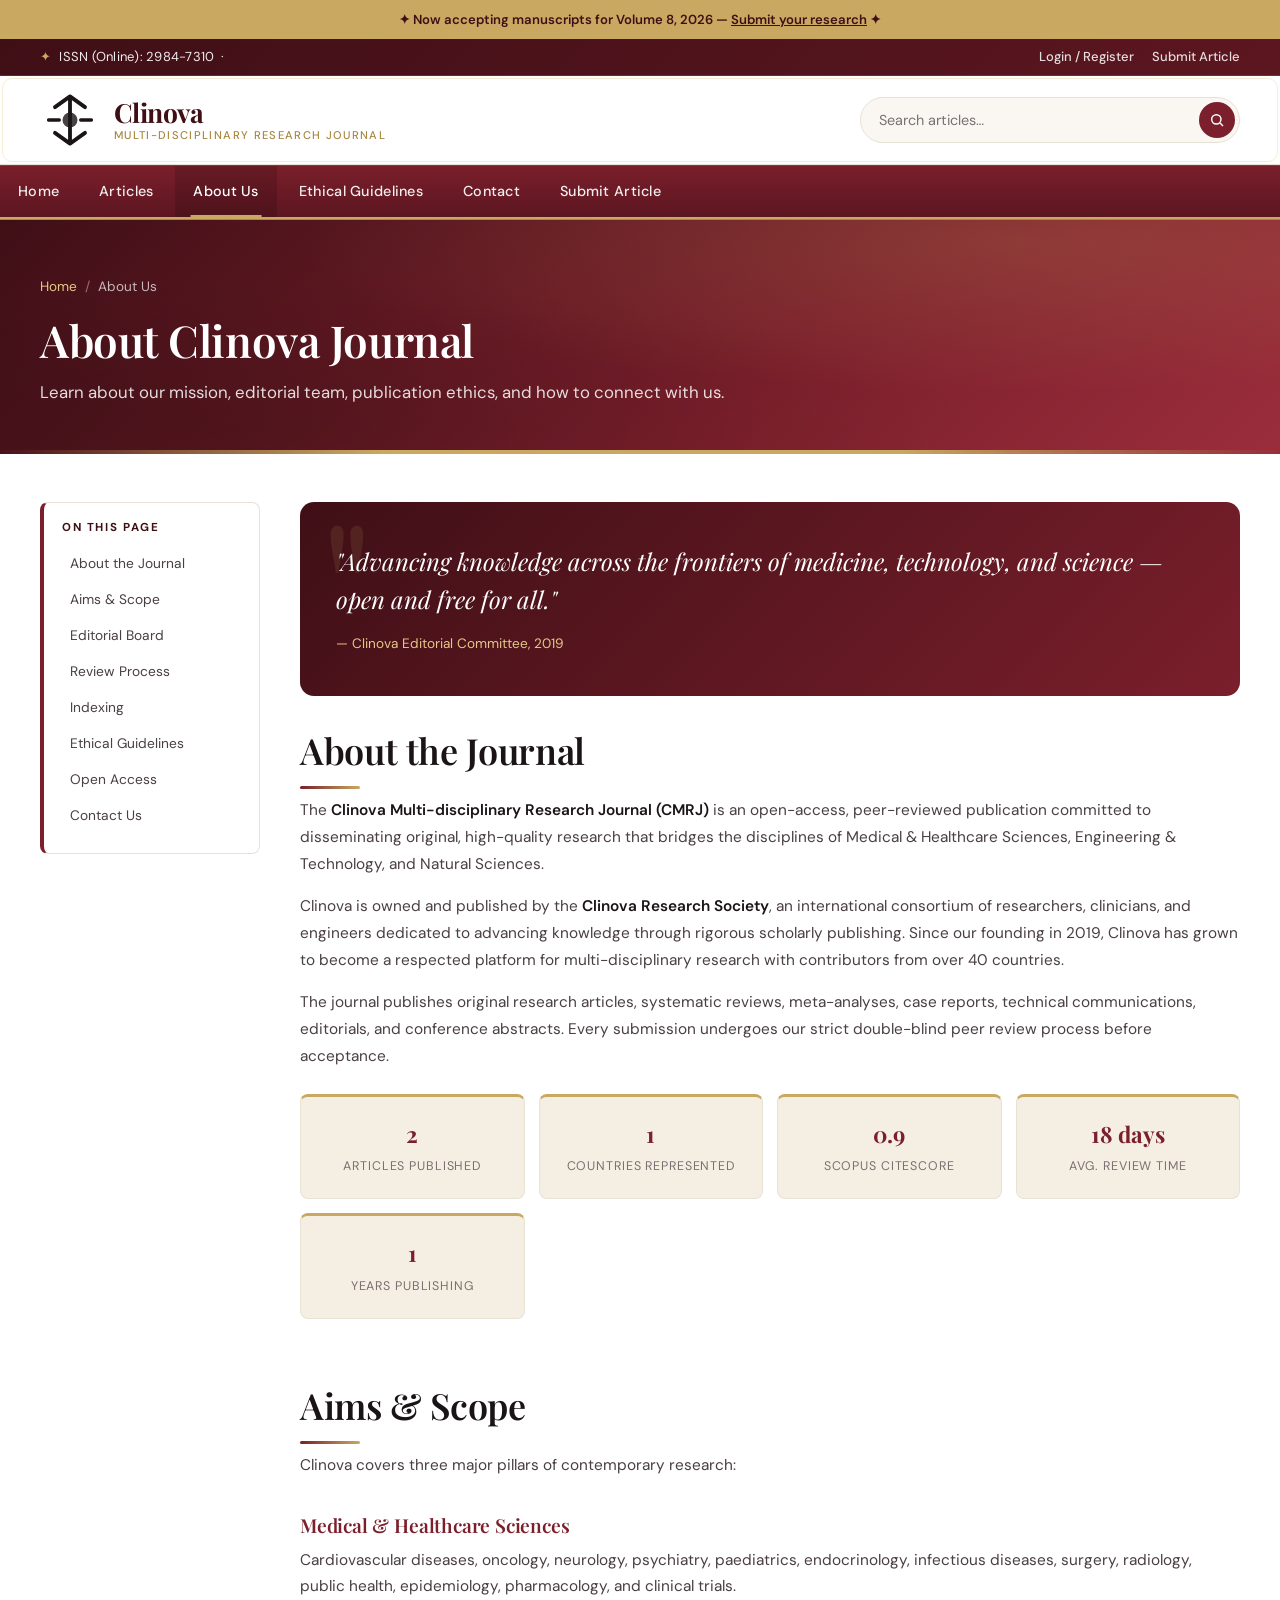
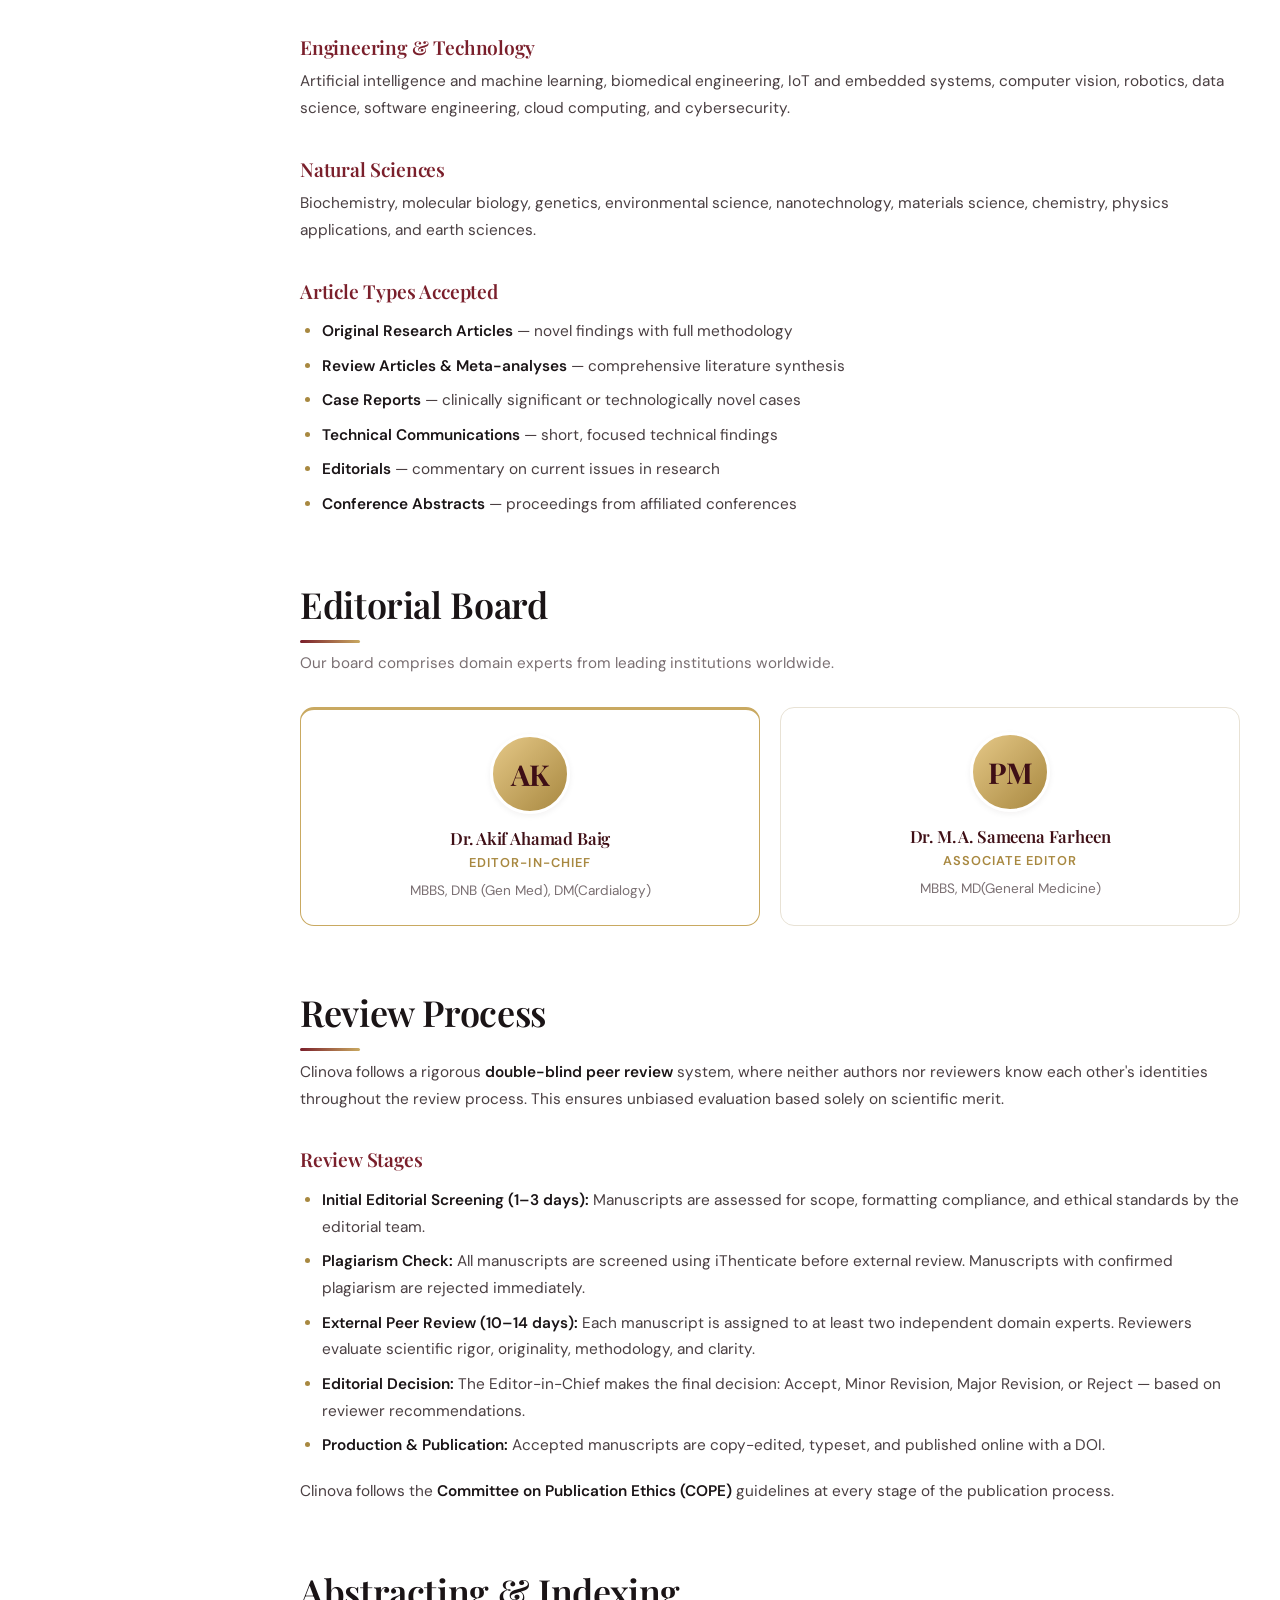
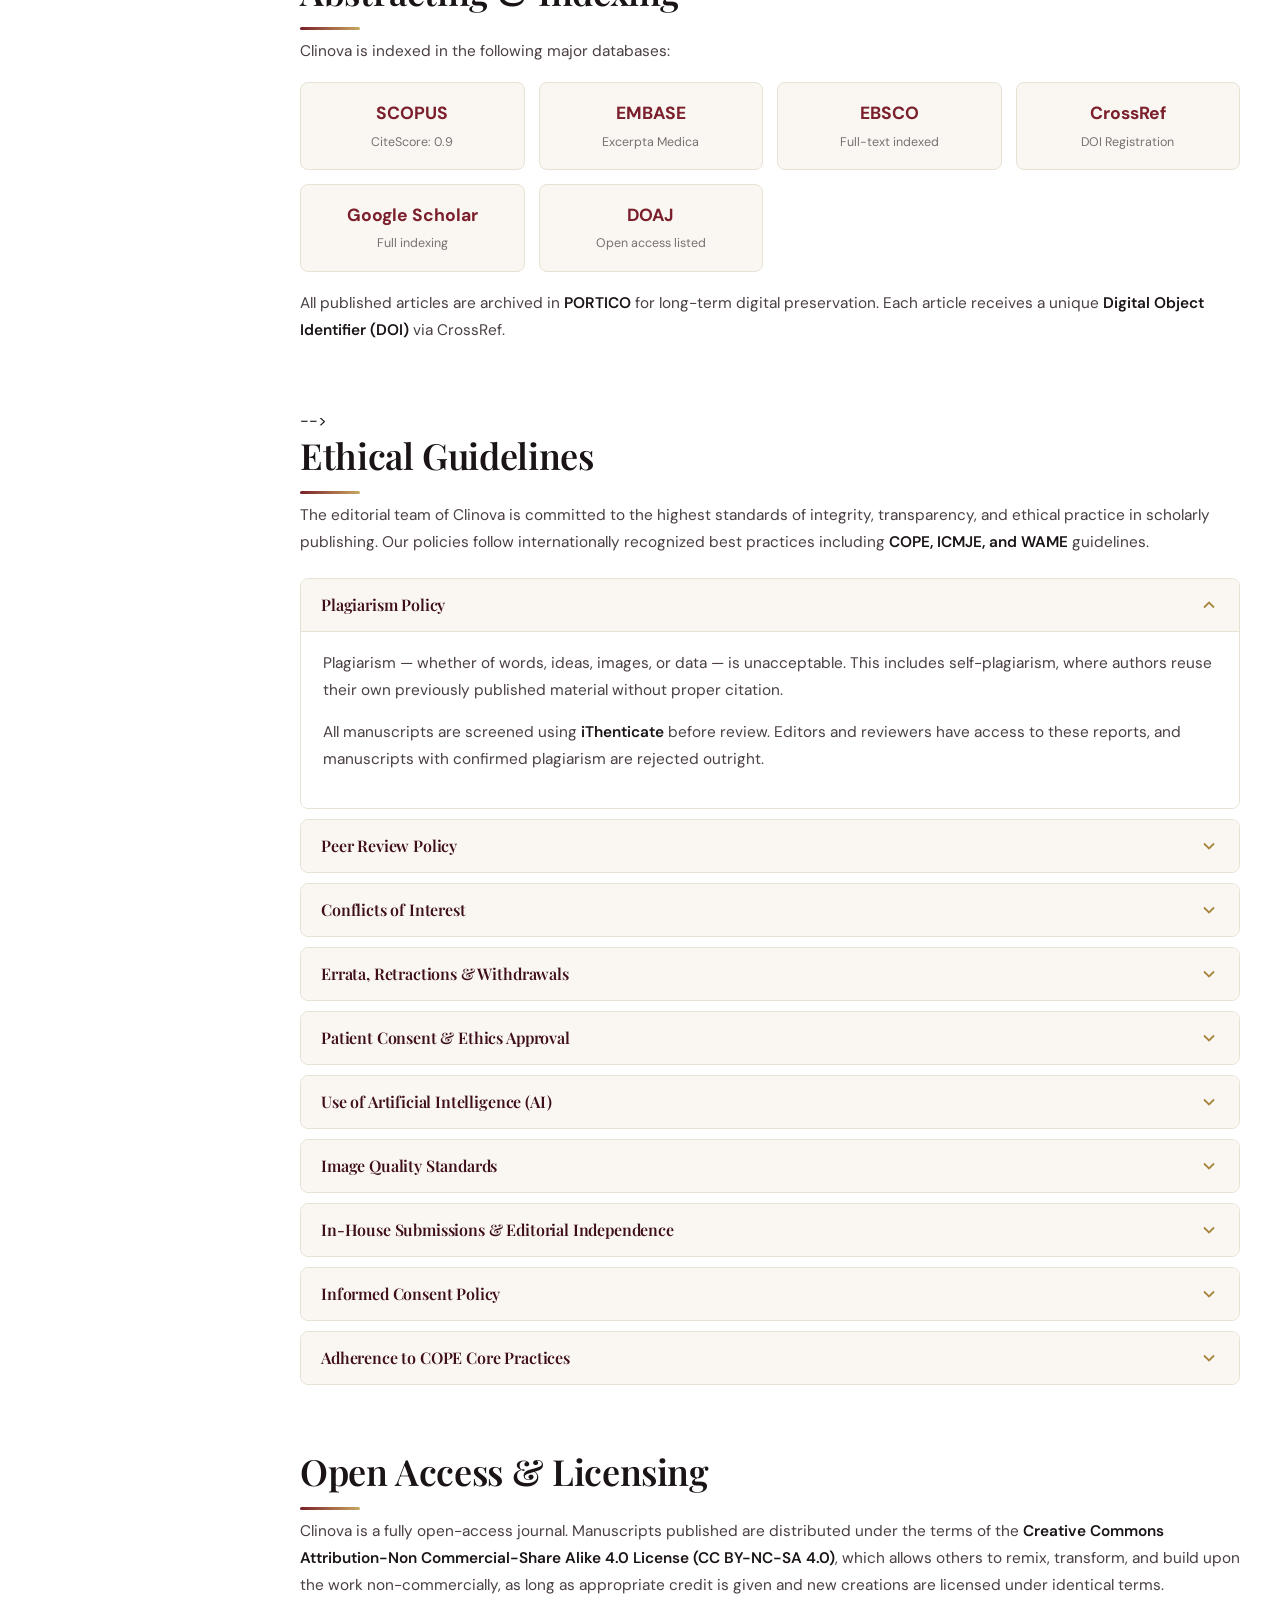
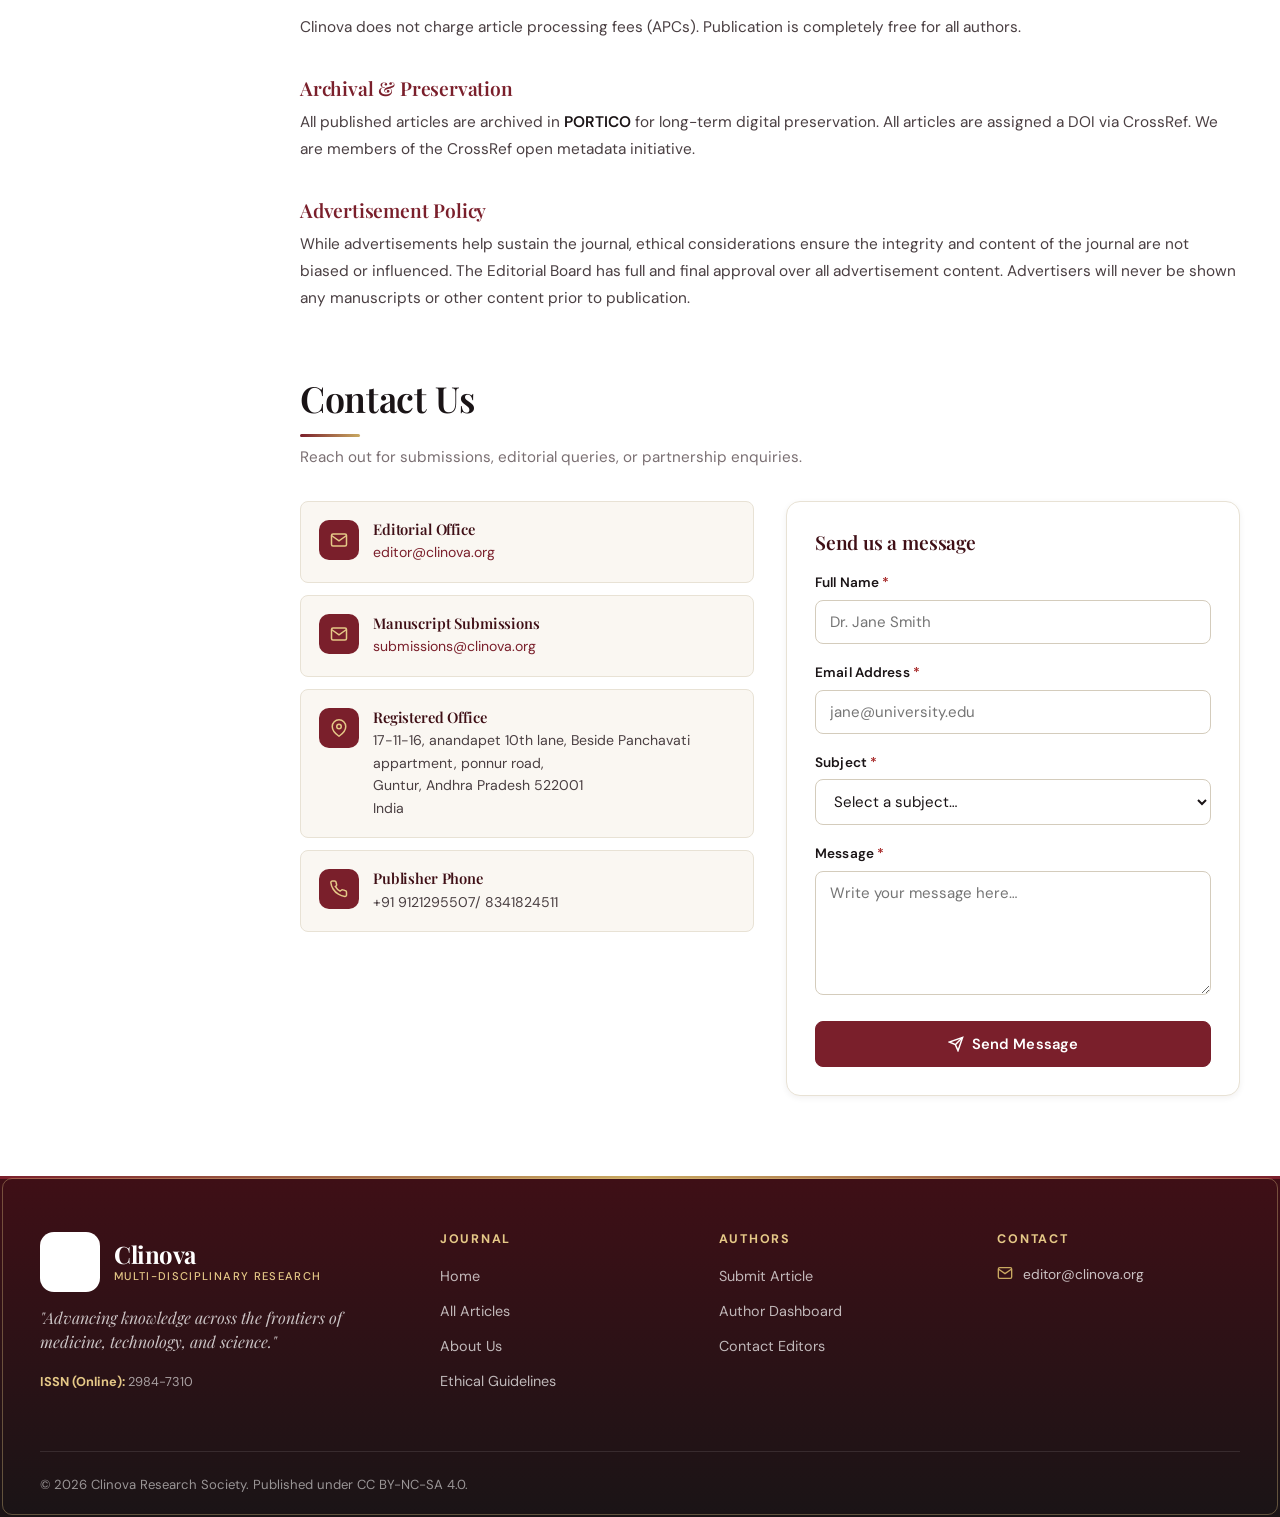
<file: about.html>
<!DOCTYPE html>
<html lang="en">
<head>
  <meta charset="UTF-8" />
  <meta name="viewport" content="width=device-width, initial-scale=1.0" />
  <title>About Us – Clinova Multi-disciplinary Research Journal</title>
  <link rel="preconnect" href="https://fonts.googleapis.com" />
  <link rel="preconnect" href="https://fonts.gstatic.com" crossorigin />
  <link href="https://fonts.googleapis.com/css2?family=Playfair+Display:ital,wght@0,500;0,600;0,700;1,400;1,600&family=Source+Serif+4:ital,opsz,wght@0,8..60,300;0,8..60,400;0,8..60,600;1,8..60,300;1,8..60,400&family=DM+Sans:ital,wght@0,300;0,400;0,500;0,600;1,400&display=swap" rel="stylesheet" />
  <link rel="stylesheet" href="css/styles.css" />
  <style>
    :root { --font-serif:'Playfair Display','Source Serif 4',Georgia,serif; --font-sans:'DM Sans',-apple-system,sans-serif; }
    .about-layout {
      display: grid;
      grid-template-columns: 220px 1fr;
      gap: 40px;
      padding: 48px 0 80px;
      align-items: start;
    }
    @media (max-width: 860px) { .about-layout { grid-template-columns: 1fr; } }
    .about-toc {
      position: sticky;
      top: 96px;
      background: var(--bg);
      border: 1px solid var(--border);
      border-left: 4px solid var(--primary);
      border-radius: var(--radius);
      padding: 18px;
    }
    @media (max-width: 860px) { .about-toc { position: static; } }
    .about-toc h4 {
      font-size: 0.72rem;
      text-transform: uppercase;
      letter-spacing: 0.14em;
      color: var(--primary-darker);
      margin: 0 0 12px;
      font-family: var(--font-sans);
      font-weight: 700;
    }
    .about-toc-list { list-style: none; padding: 0; margin: 0; }
    .about-toc-list li { margin-bottom: 4px; }
    .about-toc-list a {
      font-size: 0.86rem;
      color: var(--text-secondary);
      display: block;
      padding: 5px 8px;
      border-radius: var(--radius-sm);
      transition: all 0.15s;
    }
    .about-toc-list a:hover, .about-toc-list a.active {
      background: var(--primary-50);
      color: var(--primary);
    }
    .about-section {
      margin-bottom: 64px;
      scroll-margin-top: 100px;
    }
    .about-section:last-child { margin-bottom: 0; }
    /* Ethics accordion */
    .ethics-item {
      border: 1px solid var(--border);
      border-radius: var(--radius);
      margin-bottom: 10px;
      overflow: hidden;
    }
    .ethics-item-head {
      display: flex;
      align-items: center;
      justify-content: space-between;
      padding: 16px 20px;
      cursor: pointer;
      background: var(--bg-alt);
      transition: background 0.15s;
      user-select: none;
    }
    .ethics-item-head:hover { background: var(--primary-50); }
    .ethics-item-head h4 { margin: 0; font-size: 1rem; color: var(--primary-darker); }
    .ethics-chevron {
      width: 20px; height: 20px;
      color: var(--gold-dark);
      transition: transform 0.25s;
      flex-shrink: 0;
    }
    .ethics-item.open .ethics-chevron { transform: rotate(180deg); }
    .ethics-item-body {
      display: none;
      padding: 18px 22px 20px;
      border-top: 1px solid var(--border);
      background: var(--bg);
    }
    .ethics-item.open .ethics-item-body { display: block; }
    /* Contact form */
    .contact-grid {
      display: grid;
      grid-template-columns: 1fr 1fr;
      gap: 32px;
    }
    @media (max-width: 700px) { .contact-grid { grid-template-columns: 1fr; } }
    .contact-info-item {
      display: flex;
      gap: 14px;
      padding: 18px;
      background: var(--bg-alt);
      border: 1px solid var(--border);
      border-radius: var(--radius);
      margin-bottom: 12px;
    }
    .contact-info-icon {
      width: 40px; height: 40px;
      background: var(--primary);
      color: var(--gold-light);
      border-radius: 10px;
      display: grid;
      place-items: center;
      flex-shrink: 0;
    }
    .contact-info-icon svg { width: 18px; height: 18px; }
    .contact-info-text h5 { margin: 0 0 3px; font-size: .92rem; color: var(--primary-darker); }
    .contact-info-text p { margin: 0; font-size: .88rem; color: var(--text-secondary); }
    .contact-info-text a { color: var(--primary); }
    /* Mission banner */
    .mission-banner {
      background: linear-gradient(135deg, var(--primary-darker), var(--primary));
      color: white;
      border-radius: var(--radius-lg);
      padding: 40px 36px;
      position: relative;
      overflow: hidden;
      margin-bottom: 32px;
    }
    .mission-banner::before {
      content: '"';
      position: absolute;
      top: -10px; left: 20px;
      font-family: var(--font-serif);
      font-size: 180px;
      color: rgba(201,169,97,0.12);
      line-height: 1;
      pointer-events: none;
    }
    .mission-banner blockquote {
      font-family: var(--font-serif);
      font-size: clamp(1.1rem, 2.5vw, 1.5rem);
      font-style: italic;
      color: white;
      margin: 0 0 12px;
      position: relative;
      border: 0;
      padding: 0;
      background: transparent;
    }
    .mission-banner cite { font-size: .85rem; color: var(--gold-light); font-style: normal; }
    /* Awards strip */
    .awards-strip {
      display: grid;
      grid-template-columns: repeat(auto-fit, minmax(180px, 1fr));
      gap: 14px;
      margin-top: 24px;
    }
    .award-item {
      text-align: center;
      padding: 20px 14px;
      background: var(--bg-warm);
      border: 1px solid var(--border);
      border-radius: var(--radius);
      border-top: 3px solid var(--gold);
    }
    .award-item strong { display: block; font-family: var(--font-serif); font-size: 1.4rem; color: var(--primary); }
    .award-item span { font-size: .78rem; color: var(--text-muted); text-transform: uppercase; letter-spacing: .07em; }
  </style>
</head>
<body>

<div class="announce-bar" style="background:var(--gold);color:var(--primary-darker);text-align:center;padding:9px 20px;font-size:.82rem;font-weight:600;">
  ✦ Now accepting manuscripts for Volume 8, 2026 — <a href="dashboard.html" style="color:var(--primary-darker);text-decoration:underline;">Submit your research</a> ✦
</div>

<div class="top-bar">
  <div class="container">
    <div class="top-bar-inner">
      <div class="top-bar-text">ISSN (Online): 2984-7310 &nbsp;·&nbsp; </div>
      <div class="top-bar-actions">
        <a href="dashboard.html" class="top-bar-link">Login / Register</a>
        <a href="dashboard.html" class="top-bar-link">Submit Article</a>
      </div>
    </div>
  </div>
</div>

<header class="site-header">
  <div class="container">
    <div class="header-inner">
      <a href="index.html" class="brand">
        <div class="brand-logo"><svg viewBox="0 0 28 28" fill="none"><path d="M14 3L14 25M7 8L14 3L21 8M7 20L14 25L21 20" stroke="currentColor" stroke-width="1.8" stroke-linecap="round" stroke-linejoin="round"/><circle cx="14" cy="14" r="3.5" fill="currentColor" opacity=".8"/><path d="M4 14h5M19 14h5" stroke="currentColor" stroke-width="1.6" stroke-linecap="round"/></svg></div>
        <div class="brand-text"><span class="brand-title">Clinova</span><span class="brand-subtitle">Multi-disciplinary Research Journal</span></div>
      </a>
      <div class="header-search">
        <form class="search-form" onsubmit="handleSearch(event)">
          <input type="text" placeholder="Search articles…" autocomplete="off" />
          <button type="submit"><svg viewBox="0 0 24 24" fill="none" stroke="currentColor" stroke-width="2.2"><circle cx="11" cy="11" r="7"/><path d="m21 21-4.35-4.35"/></svg></button>
        </form>
      </div>
      <button class="header-mobile-toggle" id="mobile-menu-toggle"><svg viewBox="0 0 24 24" fill="none" stroke="currentColor" stroke-width="2"><path d="M3 12h18M3 6h18M3 18h18"/></svg></button>
    </div>
  </div>
</header>

<div class="nav-overlay" id="nav-overlay"></div>
<nav class="main-nav" id="main-nav">
  <div class="main-nav-mobile-close"><span>Clinova</span><button id="mobile-menu-close"><svg viewBox="0 0 24 24" fill="none" stroke="currentColor" stroke-width="2.2"><path d="M18 6 6 18M6 6l12 12"/></svg></button></div>
  <ul class="main-nav-list">
    <li><a href="index.html" class="main-nav-link">Home</a></li>
    <li><a href="articles.html" class="main-nav-link">Articles</a></li>
    <li><a href="about.html" class="main-nav-link active">About Us</a></li>
    <li><a href="about.html#ethics" class="main-nav-link">Ethical Guidelines</a></li>
    <li><a href="about.html#contact" class="main-nav-link">Contact</a></li>
    <li><a href="dashboard.html" class="main-nav-link">Submit Article</a></li>
  </ul>
</nav>

<div class="page-hero">
  <div class="container page-hero-content">
    <div class="breadcrumb"><a href="index.html">Home</a><span class="breadcrumb-sep"></span><span>About Us</span></div>
    <h1>About Clinova Journal</h1>
    <p>Learn about our mission, editorial team, publication ethics, and how to connect with us.</p>
  </div>
</div>

<div class="container">
  <div class="about-layout">
    <!-- Sticky TOC -->
    <aside class="about-toc">
      <h4>On this page</h4>
      <ul class="about-toc-list">
        <li><a href="#about">About the Journal</a></li>
        <li><a href="#aims">Aims &amp; Scope</a></li>
        <li><a href="#editorial">Editorial Board</a></li>
        <li><a href="#review">Review Process</a></li>
        <li><a href="#indexing">Indexing</a></li>
        <li><a href="#ethics">Ethical Guidelines</a></li>
        <li><a href="#oa">Open Access</a></li>
        <li><a href="#contact">Contact Us</a></li>
      </ul>
    </aside>

    <div class="about-main">

      <!-- About -->
      <section class="about-section" id="about">
        <div class="mission-banner">
          <blockquote>"Advancing knowledge across the frontiers of medicine, technology, and science — open and free for all."</blockquote>
          <cite>— Clinova Editorial Committee, 2019</cite>
        </div>
        <h2 class="section-title">About the Journal</h2>
        <div class="prose">
          <p>The <strong>Clinova Multi-disciplinary Research Journal (CMRJ)</strong> is an open-access, peer-reviewed publication committed to disseminating original, high-quality research that bridges the disciplines of Medical &amp; Healthcare Sciences, Engineering &amp; Technology, and Natural Sciences.</p>
          <p>Clinova is owned and published by the <strong>Clinova Research Society</strong>, an international consortium of researchers, clinicians, and engineers dedicated to advancing knowledge through rigorous scholarly publishing. Since our founding in 2019, Clinova has grown to become a respected platform for multi-disciplinary research with contributors from over 40 countries.</p>
          <p>The journal publishes original research articles, systematic reviews, meta-analyses, case reports, technical communications, editorials, and conference abstracts. Every submission undergoes our strict double-blind peer review process before acceptance.</p>
        </div>
        <div class="awards-strip">
          <div class="award-item"><strong>2</strong><span>Articles Published</span></div>
          <div class="award-item"><strong>1</strong><span>Countries Represented</span></div>
          <div class="award-item"><strong>0.9</strong><span>Scopus CiteScore</span></div>
          <div class="award-item"><strong>18 days</strong><span>Avg. Review Time</span></div>
          <div class="award-item"><strong>1</strong><span>Years Publishing</span></div>
        </div>
      </section>

      <!-- Aims & Scope -->
      <section class="about-section" id="aims">
        <h2 class="section-title">Aims &amp; Scope</h2>
        <div class="prose">
          <p>Clinova covers three major pillars of contemporary research:</p>
          <h3>Medical &amp; Healthcare Sciences</h3>
          <p>Cardiovascular diseases, oncology, neurology, psychiatry, paediatrics, endocrinology, infectious diseases, surgery, radiology, public health, epidemiology, pharmacology, and clinical trials.</p>
          <h3>Engineering &amp; Technology</h3>
          <p>Artificial intelligence and machine learning, biomedical engineering, IoT and embedded systems, computer vision, robotics, data science, software engineering, cloud computing, and cybersecurity.</p>
          <h3>Natural Sciences</h3>
          <p>Biochemistry, molecular biology, genetics, environmental science, nanotechnology, materials science, chemistry, physics applications, and earth sciences.</p>
          <h3>Article Types Accepted</h3>
          <ul>
            <li><strong>Original Research Articles</strong> — novel findings with full methodology</li>
            <li><strong>Review Articles &amp; Meta-analyses</strong> — comprehensive literature synthesis</li>
            <li><strong>Case Reports</strong> — clinically significant or technologically novel cases</li>
            <li><strong>Technical Communications</strong> — short, focused technical findings</li>
            <li><strong>Editorials</strong> — commentary on current issues in research</li>
            <li><strong>Conference Abstracts</strong> — proceedings from affiliated conferences</li>
          </ul>
        </div>
      </section>

      <!-- Editorial Board -->
      <section class="about-section" id="editorial">
        <h2 class="section-title">Editorial Board</h2>
        <p class="section-subtitle">Our board comprises domain experts from leading institutions worldwide.</p>
        <div class="editorial-grid">
          <div class="editor-card editor-chief">
            <div class="editor-avatar">AK</div>
            <h3>Dr. Akif Ahamad Baig</h3>
            <div class="editor-role">Editor-in-Chief</div>
            <p class="editor-affil">MBBS, DNB (Gen Med), DM(Cardialogy) </p>
          </div>
         
          <div class="editor-card">
            <div class="editor-avatar">PM</div>
            <h3>Dr. M. A. Sameena Farheen</h3>
            <div class="editor-role">Associate Editor </div>
            <p class="editor-affil">MBBS, MD(General Medicine) </p>

          </div>
         
         
        </div>
      </section>

      <!-- Review Process -->
      <section class="about-section" id="review">
        <h2 class="section-title">Review Process</h2>
        <div class="prose">
          <p>Clinova follows a rigorous <strong>double-blind peer review</strong> system, where neither authors nor reviewers know each other's identities throughout the review process. This ensures unbiased evaluation based solely on scientific merit.</p>
          <h3>Review Stages</h3>
          <ul>
            <li><strong>Initial Editorial Screening (1–3 days):</strong> Manuscripts are assessed for scope, formatting compliance, and ethical standards by the editorial team.</li>
            <li><strong>Plagiarism Check:</strong> All manuscripts are screened using iThenticate before external review. Manuscripts with confirmed plagiarism are rejected immediately.</li>
            <li><strong>External Peer Review (10–14 days):</strong> Each manuscript is assigned to at least two independent domain experts. Reviewers evaluate scientific rigor, originality, methodology, and clarity.</li>
            <li><strong>Editorial Decision:</strong> The Editor-in-Chief makes the final decision: Accept, Minor Revision, Major Revision, or Reject — based on reviewer recommendations.</li>
            <li><strong>Production &amp; Publication:</strong> Accepted manuscripts are copy-edited, typeset, and published online with a DOI.</li>
          </ul>
          <p>Clinova follows the <strong>Committee on Publication Ethics (COPE)</strong> guidelines at every stage of the publication process.</p>
        </div>
      </section>

      <!-- <!-- Indexing -->
      <section class="about-section" id="indexing">
        <h2 class="section-title">Abstracting &amp; Indexing</h2>
        <div class="prose">
          <p>Clinova is indexed in the following major databases:</p>
        </div>
        <div style="display:grid;grid-template-columns:repeat(auto-fit,minmax(180px,1fr));gap:14px;margin:18px 0;">
          <div style="padding:16px 20px;background:var(--bg-alt);border:1px solid var(--border);border-radius:var(--radius);text-align:center;"><strong style="display:block;font-size:1.1rem;color:var(--primary);">SCOPUS</strong><span style="font-size:.78rem;color:var(--text-muted);">CiteScore: 0.9</span></div>
          <div style="padding:16px 20px;background:var(--bg-alt);border:1px solid var(--border);border-radius:var(--radius);text-align:center;"><strong style="display:block;font-size:1.1rem;color:var(--primary);">EMBASE</strong><span style="font-size:.78rem;color:var(--text-muted);">Excerpta Medica</span></div>
          <div style="padding:16px 20px;background:var(--bg-alt);border:1px solid var(--border);border-radius:var(--radius);text-align:center;"><strong style="display:block;font-size:1.1rem;color:var(--primary);">EBSCO</strong><span style="font-size:.78rem;color:var(--text-muted);">Full-text indexed</span></div>
          <div style="padding:16px 20px;background:var(--bg-alt);border:1px solid var(--border);border-radius:var(--radius);text-align:center;"><strong style="display:block;font-size:1.1rem;color:var(--primary);">CrossRef</strong><span style="font-size:.78rem;color:var(--text-muted);">DOI Registration</span></div>
          <div style="padding:16px 20px;background:var(--bg-alt);border:1px solid var(--border);border-radius:var(--radius);text-align:center;"><strong style="display:block;font-size:1.1rem;color:var(--primary);">Google Scholar</strong><span style="font-size:.78rem;color:var(--text-muted);">Full indexing</span></div>
          <div style="padding:16px 20px;background:var(--bg-alt);border:1px solid var(--border);border-radius:var(--radius);text-align:center;"><strong style="display:block;font-size:1.1rem;color:var(--primary);">DOAJ</strong><span style="font-size:.78rem;color:var(--text-muted);">Open access listed</span></div>
        </div>
        <div class="prose"><p>All published articles are archived in <strong>PORTICO</strong> for long-term digital preservation. Each article receives a unique <strong>Digital Object Identifier (DOI)</strong> via CrossRef.</p></div>
      </section> -->

      <!-- Ethical Guidelines -->
      <section class="about-section" id="ethics">
        <h2 class="section-title">Ethical Guidelines</h2>
        <div class="prose" style="margin-bottom:22px;">
          <p>The editorial team of Clinova is committed to the highest standards of integrity, transparency, and ethical practice in scholarly publishing. Our policies follow internationally recognized best practices including <strong>COPE, ICMJE, and WAME</strong> guidelines.</p>
        </div>

        <div class="ethics-item open">
          <div class="ethics-item-head" onclick="toggleEthics(this)">
            <h4>Plagiarism Policy</h4>
            <svg class="ethics-chevron" viewBox="0 0 24 24" fill="none" stroke="currentColor" stroke-width="2.2"><polyline points="6 9 12 15 18 9"/></svg>
          </div>
          <div class="ethics-item-body prose">
            <p>Plagiarism — whether of words, ideas, images, or data — is unacceptable. This includes self-plagiarism, where authors reuse their own previously published material without proper citation.</p>
            <p>All manuscripts are screened using <strong>iThenticate</strong> before review. Editors and reviewers have access to these reports, and manuscripts with confirmed plagiarism are rejected outright.</p>
          </div>
        </div>

        <div class="ethics-item">
          <div class="ethics-item-head" onclick="toggleEthics(this)">
            <h4>Peer Review Policy</h4>
            <svg class="ethics-chevron" viewBox="0 0 24 24" fill="none" stroke="currentColor" stroke-width="2.2"><polyline points="6 9 12 15 18 9"/></svg>
          </div>
          <div class="ethics-item-body prose">
            <p>Clinova follows a <strong>double-blind peer review</strong> system to ensure fair and unbiased evaluation. Author and reviewer identities are kept confidential throughout the review. We follow the COPE Ethical Guidelines for Peer Reviewers.</p>
          </div>
        </div>

        <div class="ethics-item">
          <div class="ethics-item-head" onclick="toggleEthics(this)">
            <h4>Conflicts of Interest</h4>
            <svg class="ethics-chevron" viewBox="0 0 24 24" fill="none" stroke="currentColor" stroke-width="2.2"><polyline points="6 9 12 15 18 9"/></svg>
          </div>
          <div class="ethics-item-body prose">
            <p>Authors must disclose any potential conflicts — financial or otherwise — at the time of submission. These disclosures appear in the published article. We follow COPE guidance on conflicts of interest.</p>
          </div>
        </div>

        <div class="ethics-item">
          <div class="ethics-item-head" onclick="toggleEthics(this)">
            <h4>Errata, Retractions &amp; Withdrawals</h4>
            <svg class="ethics-chevron" viewBox="0 0 24 24" fill="none" stroke="currentColor" stroke-width="2.2"><polyline points="6 9 12 15 18 9"/></svg>
          </div>
          <div class="ethics-item-body prose">
            <ul>
              <li><strong>Errata:</strong> For factual errors that do not affect conclusions. A correction is published and linked to the original article.</li>
              <li><strong>Retractions:</strong> Issued when findings are invalidated due to serious errors, plagiarism, or misconduct. The original article remains with a "Retracted" watermark. We follow COPE Retraction Guidelines.</li>
              <li><strong>Withdrawals:</strong> Applied before or after acceptance when ethical or legal issues arise.</li>
              <li><strong>Expressions of Concern:</strong> Published when validity is in question but investigations are ongoing.</li>
            </ul>
          </div>
        </div>

        <div class="ethics-item">
          <div class="ethics-item-head" onclick="toggleEthics(this)">
            <h4>Patient Consent &amp; Ethics Approval</h4>
            <svg class="ethics-chevron" viewBox="0 0 24 24" fill="none" stroke="currentColor" stroke-width="2.2"><polyline points="6 9 12 15 18 9"/></svg>
          </div>
          <div class="ethics-item-body prose">
            <p>Informed consent is required for all human participants. Manuscripts must include a statement confirming consent was obtained. Human studies require <strong>Institutional Review Board (IRB)</strong> approval with protocol number. Research involving humans must comply with the <strong>Declaration of Helsinki</strong>. Animal studies require institutional animal ethics committee approval.</p>
          </div>
        </div>

        <div class="ethics-item">
          <div class="ethics-item-head" onclick="toggleEthics(this)">
            <h4>Use of Artificial Intelligence (AI)</h4>
            <svg class="ethics-chevron" viewBox="0 0 24 24" fill="none" stroke="currentColor" stroke-width="2.2"><polyline points="6 9 12 15 18 9"/></svg>
          </div>
          <div class="ethics-item-body prose">
            <p>Following WAME recommendations: AI tools (e.g., ChatGPT, Claude) cannot be listed as authors. Any AI use in research, writing, or image preparation must be disclosed in the manuscript. Authors are fully responsible for accuracy, originality, and absence of plagiarism regardless of AI use.</p>
          </div>
        </div>

        <div class="ethics-item">
          <div class="ethics-item-head" onclick="toggleEthics(this)">
            <h4>Image Quality Standards</h4>
            <svg class="ethics-chevron" viewBox="0 0 24 24" fill="none" stroke="currentColor" stroke-width="2.2"><polyline points="6 9 12 15 18 9"/></svg>
          </div>
          <div class="ethics-item-body prose">
            <p>All images must be at least <strong>300 DPI</strong> resolution and, when applicable, contain clear arrows or markers highlighting key findings. Clinical photographs must have eyes obscured. Radiologic images must not display patient names or identification. Low-quality images may be returned for revision before review.</p>
          </div>
        </div>

        <div class="ethics-item">
          <div class="ethics-item-head" onclick="toggleEthics(this)">
            <h4>In-House Submissions &amp; Editorial Independence</h4>
            <svg class="ethics-chevron" viewBox="0 0 24 24" fill="none" stroke="currentColor" stroke-width="2.2"><polyline points="6 9 12 15 18 9"/></svg>
          </div>
          <div class="ethics-item-body prose">
            <p>Manuscripts submitted by Editors-in-Chief or editorial board members are managed by independent editors without their involvement. The journal maintains transparent governance, international editorial oversight, external peer review, and full conflict-of-interest policies, ensuring editorial decisions are based solely on scientific merit.</p>
          </div>
        </div>

        <div class="ethics-item">
          <div class="ethics-item-head" onclick="toggleEthics(this)">
            <h4>Informed Consent Policy</h4>
            <svg class="ethics-chevron" viewBox="0 0 24 24" fill="none" stroke="currentColor" stroke-width="2.2"><polyline points="6 9 12 15 18 9"/></svg>
          </div>
          <div class="ethics-item-body prose">
            <p>Authors must obtain written informed consent from all participants before enrollment. Consent must cover participation in the research and, where applicable, publication of identifiable information. The Methods section must include a statement confirming informed consent was obtained. Clinova reserves the right to request copies of signed consent forms at any stage before or after publication.</p>
          </div>
        </div>

        <div class="ethics-item">
          <div class="ethics-item-head" onclick="toggleEthics(this)">
            <h4>Adherence to COPE Core Practices</h4>
            <svg class="ethics-chevron" viewBox="0 0 24 24" fill="none" stroke="currentColor" stroke-width="2.2"><polyline points="6 9 12 15 18 9"/></svg>
          </div>
          <div class="ethics-item-body prose">
            <p>We follow COPE's core practices which include: Authorship and contributorship; Complaints and appeals; Conflicts of interest and competing interests; Data and reproducibility; Ethical oversight; Intellectual property; Journal management; Peer review processes; Post-publication discussions and corrections.</p>
            <p>Complaints may be submitted directly to the Editor-in-Chief at <a href="mailto:editor@clinova.org">editor@clinova.org</a>. Unresolved cases may be referred to COPE.</p>
          </div>
        </div>
      </section>

      <!-- Open Access -->
      <section class="about-section" id="oa">
        <h2 class="section-title">Open Access &amp; Licensing</h2>
        <div class="prose">
          <p>Clinova is a fully open-access journal. Manuscripts published are distributed under the terms of the <strong>Creative Commons Attribution-Non Commercial-Share Alike 4.0 License (CC BY-NC-SA 4.0)</strong>, which allows others to remix, transform, and build upon the work non-commercially, as long as appropriate credit is given and new creations are licensed under identical terms.</p>
          <p>Clinova does not charge article processing fees (APCs). Publication is completely free for all authors.</p>
          <h3>Archival &amp; Preservation</h3>
          <p>All published articles are archived in <strong>PORTICO</strong> for long-term digital preservation. All articles are assigned a DOI via CrossRef. We are members of the CrossRef open metadata initiative.</p>
          <h3>Advertisement Policy</h3>
          <p>While advertisements help sustain the journal, ethical considerations ensure the integrity and content of the journal are not biased or influenced. The Editorial Board has full and final approval over all advertisement content. Advertisers will never be shown any manuscripts or other content prior to publication.</p>
        </div>
      </section>

      <!-- Contact -->
      <section class="about-section" id="contact">
        <h2 class="section-title">Contact Us</h2>
        <p class="section-subtitle">Reach out for submissions, editorial queries, or partnership enquiries.</p>
        <div class="contact-grid">
          <div>
            <div class="contact-info-item">
              <div class="contact-info-icon"><svg viewBox="0 0 24 24" fill="none" stroke="currentColor" stroke-width="2"><path d="M4 4h16c1.1 0 2 .9 2 2v12c0 1.1-.9 2-2 2H4c-1.1 0-2-.9-2-2V6c0-1.1.9-2 2-2z"/><polyline points="22,6 12,13 2,6"/></svg></div>
              <div class="contact-info-text"><h5>Editorial Office</h5><p><a href="mailto:editor@clinova.org">editor@clinova.org</a></p></div>
            </div>
            <div class="contact-info-item">
              <div class="contact-info-icon"><svg viewBox="0 0 24 24" fill="none" stroke="currentColor" stroke-width="2"><path d="M4 4h16c1.1 0 2 .9 2 2v12c0 1.1-.9 2-2 2H4c-1.1 0-2-.9-2-2V6c0-1.1.9-2 2-2z"/><polyline points="22,6 12,13 2,6"/></svg></div>
              <div class="contact-info-text"><h5>Manuscript Submissions</h5><p><a href="mailto:submissions@clinova.org">submissions@clinova.org</a></p></div>
            </div>
            <div class="contact-info-item">
              <div class="contact-info-icon"><svg viewBox="0 0 24 24" fill="none" stroke="currentColor" stroke-width="2"><path d="M21 10c0 7-9 13-9 13s-9-6-9-13a9 9 0 0 1 18 0z"/><circle cx="12" cy="10" r="3"/></svg></div>
              <div class="contact-info-text"><h5>Registered Office</h5><p>17-11-16, anandapet 10th lane, Beside Panchavati appartment, ponnur road, <br>Guntur, Andhra Pradesh 522001<br>India</p></div>
            </div>
            <div class="contact-info-item">
              <div class="contact-info-icon"><svg viewBox="0 0 24 24" fill="none" stroke="currentColor" stroke-width="2"><path d="M22 16.92v3a2 2 0 0 1-2.18 2 19.79 19.79 0 0 1-8.63-3.07A19.5 19.5 0 0 1 4.15 12a19.79 19.79 0 0 1-3.07-8.67A2 2 0 0 1 3.06 1.25h3a2 2 0 0 1 2 1.72c.127.96.361 1.903.7 2.81a2 2 0 0 1-.45 2.11L7.09 8.6a16 16 0 0 0 6.29 6.29l1.62-1.22a2 2 0 0 1 2.11-.45c.907.339 1.85.573 2.81.7A2 2 0 0 1 21.92 16z"/></svg></div>
              <div class="contact-info-text"><h5>Publisher Phone</h5><p>+91 9121295507/ 8341824511</p></div>
            </div>
          </div>
          <div>
            <div class="card" style="padding:28px;">
              <h3 style="font-size:1.2rem;margin-bottom:18px;color:var(--primary-darker);">Send us a message</h3>
              <form id="contact-form" onsubmit="submitContact(event)">
                <div class="form-group">
                  <label class="form-label">Full Name <span class="req">*</span></label>
                  <input type="text" class="form-input" id="contact-name" placeholder="Dr. Jane Smith" required />
                </div>
                <div class="form-group">
                  <label class="form-label">Email Address <span class="req">*</span></label>
                  <input type="email" class="form-input" id="contact-email" placeholder="jane@university.edu" required />
                </div>
                <div class="form-group">
                  <label class="form-label">Subject <span class="req">*</span></label>
                  <select class="form-select form-input" id="contact-subject" required>
                    <option value="">Select a subject…</option>
                    <option>Manuscript Submission Query</option>
                    <option>Review Process Query</option>
                    <option>Editorial Board Inquiry</option>
                    <option>Technical Support</option>
                    <option>Partnership / Collaboration</option>
                    <option>Other</option>
                  </select>
                </div>
                <div class="form-group">
                  <label class="form-label">Message <span class="req">*</span></label>
                  <textarea class="form-textarea form-input" id="contact-message" placeholder="Write your message here…" rows="5" required></textarea>
                </div>
                <button type="submit" class="btn btn-secondary" style="width:100%;">
                  <svg width="16" height="16" viewBox="0 0 24 24" fill="none" stroke="currentColor" stroke-width="2.2"><line x1="22" y1="2" x2="11" y2="13"/><polygon points="22 2 15 22 11 13 2 9 22 2"/></svg>
                  Send Message
                </button>
              </form>
            </div>
          </div>
        </div>
      </section>

    </div>
  </div>
</div>

<!-- Footer -->
<footer class="site-footer">
  <div class="container">
    <div class="footer-grid">
      <div class="footer-brand">
        <div class="brand"><div class="brand-logo"><svg viewBox="0 0 28 28" fill="none"><path d="M14 3L14 25M7 8L14 3L21 8M7 20L14 25L21 20" stroke="currentColor" stroke-width="1.8" stroke-linecap="round" stroke-linejoin="round"/><circle cx="14" cy="14" r="3.5" fill="currentColor" opacity=".8"/></svg></div><div class="brand-text"><span class="brand-title">Clinova</span><span class="brand-subtitle">Multi-disciplinary Research</span></div></div>
        <p class="footer-tagline">"Advancing knowledge across the frontiers of medicine, technology, and science."</p>
        <div class="footer-issn"><div><strong>ISSN (Online):</strong> 2984-7310</div></div>
      </div>
      <div class="footer-col"><h5>Journal</h5><ul><li><a href="index.html">Home</a></li><li><a href="articles.html">All Articles</a></li><li><a href="about.html">About Us</a></li><li><a href="about.html#ethics">Ethical Guidelines</a></li></ul></div>
      <div class="footer-col"><h5>Authors</h5><ul><li><a href="dashboard.html">Submit Article</a></li><li><a href="dashboard.html">Author Dashboard</a></li><li><a href="about.html#contact">Contact Editors</a></li></ul></div>
      <div class="footer-col"><h5>Contact</h5><div class="footer-contact-item"><svg viewBox="0 0 24 24" fill="none" stroke="currentColor" stroke-width="2"><path d="M4 4h16c1.1 0 2 .9 2 2v12c0 1.1-.9 2-2 2H4c-1.1 0-2-.9-2-2V6c0-1.1.9-2 2-2z"/><polyline points="22,6 12,13 2,6"/></svg>editor@clinova.org</div></div>
    </div>
    <div class="footer-bottom"><div>© 2026 Clinova Research Society. Published under CC BY-NC-SA 4.0.</div></div>
  </div>
</footer>

<script src="js/data.js"></script>
<script src="js/main.js"></script>
<script>
function toggleEthics(head) {
  const item = head.closest('.ethics-item');
  item.classList.toggle('open');
}
function submitContact(e) {
  e.preventDefault();
  showToast('Message Sent', 'Thank you! The editorial office will respond within 2 working days.', 'success');
  e.target.reset();
}
// Highlight active TOC link on scroll
const sections = document.querySelectorAll('.about-section');
const tocLinks = document.querySelectorAll('.about-toc-list a');
window.addEventListener('scroll', () => {
  let curr = '';
  sections.forEach(s => { if (window.scrollY >= s.offsetTop - 130) curr = s.id; });
  tocLinks.forEach(a => {
    a.classList.toggle('active', a.getAttribute('href') === '#' + curr);
  });
});
</script>
</body>
</html>
</file>
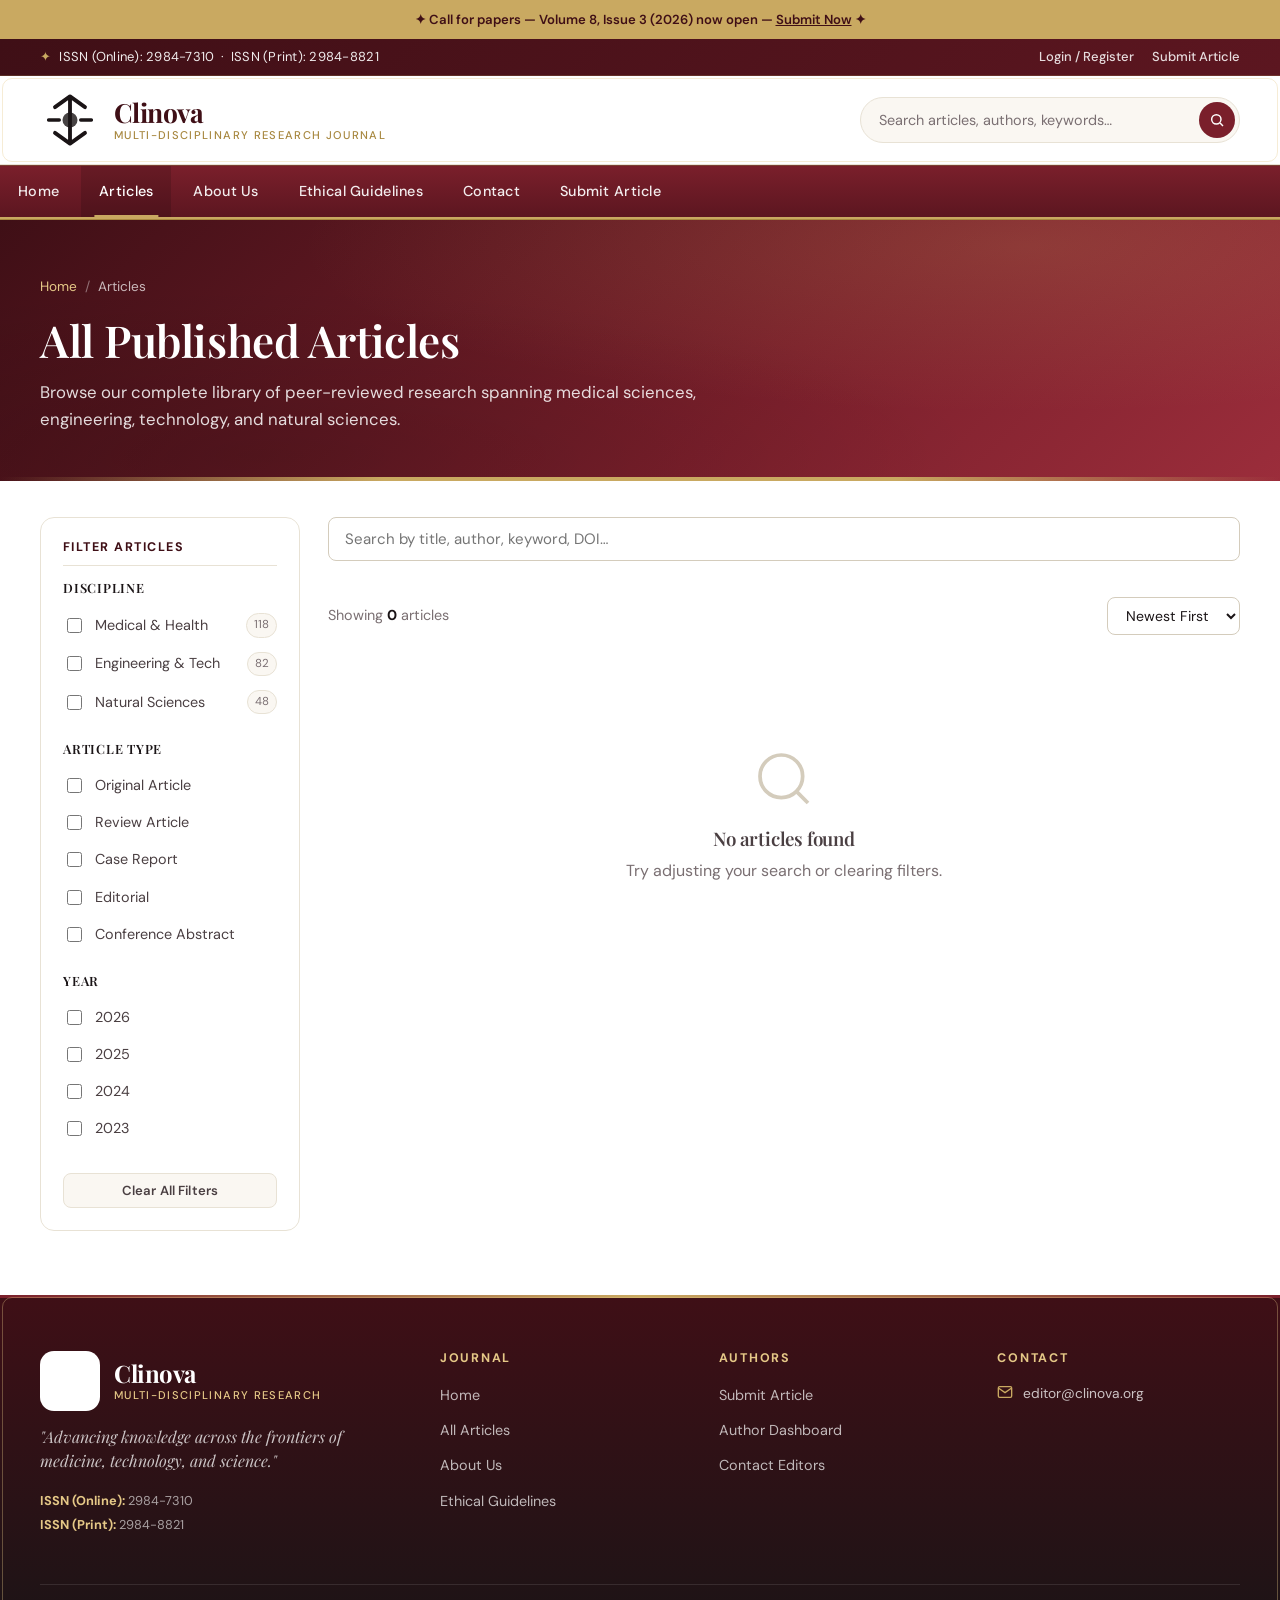
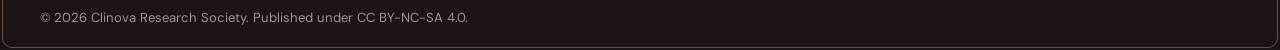
<file: articles.html>
<!DOCTYPE html>
<html lang="en">
<head>
  <meta charset="UTF-8" />
  <meta name="viewport" content="width=device-width, initial-scale=1.0" />
  <title>Articles – Clinova Multi-disciplinary Research Journal</title>
  <link rel="preconnect" href="https://fonts.googleapis.com" />
  <link rel="preconnect" href="https://fonts.gstatic.com" crossorigin />
  <link href="https://fonts.googleapis.com/css2?family=Playfair+Display:ital,wght@0,500;0,600;0,700;1,400;1,600&family=Source+Serif+4:ital,opsz,wght@0,8..60,300;0,8..60,400;0,8..60,600;1,8..60,300;1,8..60,400&family=DM+Sans:ital,wght@0,300;0,400;0,500;0,600;1,400&display=swap" rel="stylesheet" />
  <link rel="stylesheet" href="css/styles.css" />
  <style>
    :root { --font-serif:'Playfair Display','Source Serif 4',Georgia,serif; --font-sans:'DM Sans',-apple-system,sans-serif; }
    .filter-sidebar {
      background: var(--bg);
      border: 1px solid var(--border);
      border-radius: var(--radius-lg);
      padding: 22px;
      align-self: start;
      position: sticky;
      top: 16px;
    }
    .filter-sidebar h4 {
      font-size: 0.78rem;
      text-transform: uppercase;
      letter-spacing: 0.12em;
      color: var(--primary-darker);
      font-family: var(--font-sans);
      font-weight: 700;
      margin: 0 0 14px;
      padding-bottom: 10px;
      border-bottom: 1px solid var(--border);
    }
    .filter-group { margin-bottom: 20px; }
    .filter-group h5 {
      font-size: 0.8rem;
      font-weight: 600;
      color: var(--text);
      margin: 0 0 10px;
      text-transform: uppercase;
      letter-spacing: 0.06em;
    }
    .filter-option {
      display: flex;
      align-items: center;
      gap: 10px;
      padding: 7px 0;
      cursor: pointer;
      font-size: 0.9rem;
      color: var(--text-secondary);
      transition: color 0.15s;
    }
    .filter-option:hover { color: var(--primary); }
    .filter-option input[type="checkbox"] { accent-color: var(--primary); width: 15px; height: 15px; cursor: pointer; }
    .filter-option.active { color: var(--primary); font-weight: 600; }
    .filter-count {
      margin-left: auto;
      font-size: 0.72rem;
      background: var(--bg-alt);
      border: 1px solid var(--border);
      padding: 2px 7px;
      border-radius: 999px;
      color: var(--text-muted);
    }
    .articles-layout {
      display: grid;
      grid-template-columns: 260px 1fr;
      gap: 28px;
      align-items: start;
      padding: 36px 0 64px;
    }
    @media (max-width: 860px) {
      .articles-layout { grid-template-columns: 1fr; }
      .filter-sidebar { position: static; }
    }
    .search-results-bar {
      display: flex;
      align-items: center;
      justify-content: space-between;
      flex-wrap: wrap;
      gap: 12px;
      margin-bottom: 20px;
    }
    .results-count { font-size: 0.9rem; color: var(--text-muted); }
    .results-count strong { color: var(--text); }
    .sort-select {
      padding: 8px 14px;
      border: 1px solid var(--border-dark);
      border-radius: var(--radius);
      font-size: 0.88rem;
      background: var(--bg);
      color: var(--text);
      outline: none;
      cursor: pointer;
    }
    .search-bar-main {
      display: flex;
      gap: 10px;
      margin-bottom: 20px;
    }
    .search-bar-main .form-input { flex: 1; padding: 11px 16px; border-radius: var(--radius); }
    .active-filters {
      display: flex;
      flex-wrap: wrap;
      gap: 8px;
      margin-bottom: 16px;
    }
    .filter-tag {
      display: inline-flex;
      align-items: center;
      gap: 6px;
      padding: 5px 12px;
      background: var(--primary-50);
      color: var(--primary);
      border: 1px solid var(--primary-100);
      border-radius: 999px;
      font-size: 0.8rem;
      font-weight: 600;
    }
    .filter-tag button { color: var(--primary); display: grid; place-items: center; }
    /* Article detail view */
    #article-detail { display: none; }
    #articles-list-view { display: block; }
  </style>
</head>
<body>

<!-- Announcement -->
<div class="announce-bar" style="background:var(--gold);color:var(--primary-darker);text-align:center;padding:9px 20px;font-size:.82rem;font-weight:600;">
  ✦ Call for papers — Volume 8, Issue 3 (2026) now open — <a href="dashboard.html" style="color:var(--primary-darker);text-decoration:underline;">Submit Now</a> ✦
</div>

<!-- Top bar -->
<div class="top-bar">
  <div class="container">
    <div class="top-bar-inner">
      <div class="top-bar-text">ISSN (Online): 2984-7310 &nbsp;·&nbsp; ISSN (Print): 2984-8821</div>
      <div class="top-bar-actions">
        <a href="dashboard.html" class="top-bar-link">Login / Register</a>
        <a href="dashboard.html" class="top-bar-link">Submit Article</a>
      </div>
    </div>
  </div>
</div>

<!-- Header -->
<header class="site-header">
  <div class="container">
    <div class="header-inner">
      <a href="index.html" class="brand">
        <div class="brand-logo">
          <svg viewBox="0 0 28 28" fill="none"><path d="M14 3L14 25M7 8L14 3L21 8M7 20L14 25L21 20" stroke="currentColor" stroke-width="1.8" stroke-linecap="round" stroke-linejoin="round"/><circle cx="14" cy="14" r="3.5" fill="currentColor" opacity=".8"/><path d="M4 14h5M19 14h5" stroke="currentColor" stroke-width="1.6" stroke-linecap="round"/></svg>
        </div>
        <div class="brand-text">
          <span class="brand-title">Clinova</span>
          <span class="brand-subtitle">Multi-disciplinary Research Journal</span>
        </div>
      </a>
      <div class="header-search">
        <form class="search-form" onsubmit="handleInlineSearch(event)">
          <input type="text" id="header-search-input" placeholder="Search articles, authors, keywords…" autocomplete="off" />
          <button type="submit"><svg viewBox="0 0 24 24" fill="none" stroke="currentColor" stroke-width="2.2"><circle cx="11" cy="11" r="7"/><path d="m21 21-4.35-4.35"/></svg></button>
        </form>
      </div>
      <button class="header-mobile-toggle" id="mobile-menu-toggle"><svg viewBox="0 0 24 24" fill="none" stroke="currentColor" stroke-width="2"><path d="M3 12h18M3 6h18M3 18h18"/></svg></button>
    </div>
  </div>
</header>

<div class="mobile-search-bar" style="display:none;padding:12px 20px;background:var(--bg-alt);border-bottom:1px solid var(--border);">
  <form class="search-form" onsubmit="handleInlineSearch(event)">
    <input type="text" placeholder="Search…" />
    <button type="submit"><svg viewBox="0 0 24 24" fill="none" stroke="currentColor" stroke-width="2.2"><circle cx="11" cy="11" r="7"/><path d="m21 21-4.35-4.35"/></svg></button>
  </form>
</div>

<div class="nav-overlay" id="nav-overlay"></div>
<nav class="main-nav" id="main-nav">
  <div class="main-nav-mobile-close">
    <span>Clinova</span>
    <button id="mobile-menu-close"><svg viewBox="0 0 24 24" fill="none" stroke="currentColor" stroke-width="2.2"><path d="M18 6 6 18M6 6l12 12"/></svg></button>
  </div>
  <ul class="main-nav-list">
    <li><a href="index.html" class="main-nav-link">Home</a></li>
    <li><a href="articles.html" class="main-nav-link active">Articles</a></li>
    <li><a href="about.html" class="main-nav-link">About Us</a></li>
    <li><a href="about.html#ethics" class="main-nav-link">Ethical Guidelines</a></li>
    <li><a href="about.html#contact" class="main-nav-link">Contact</a></li>
    <li><a href="dashboard.html" class="main-nav-link">Submit Article</a></li>
  </ul>
</nav>

<!-- Page hero -->
<div class="page-hero" id="page-hero-articles">
  <div class="container page-hero-content">
    <div class="breadcrumb"><a href="index.html">Home</a><span class="breadcrumb-sep"></span><span>Articles</span></div>
    <h1>All Published Articles</h1>
    <p>Browse our complete library of peer-reviewed research spanning medical sciences, engineering, technology, and natural sciences.</p>
  </div>
</div>

<!-- ARTICLE DETAIL VIEW (hidden by default, shown on click) -->
<div id="article-detail">
  <div class="container">
    <div class="article-detail-shell">
      <button onclick="closeArticleDetail()" class="btn btn-ghost btn-small" style="margin-bottom:22px;">
        <svg width="16" height="16" viewBox="0 0 24 24" fill="none" stroke="currentColor" stroke-width="2.2"><path d="M19 12H5M12 19l-7-7 7-7"/></svg>
        Back to Articles
      </button>
      <div class="article-detail-grid">
        <div class="article-detail-main">
          <div class="article-detail-type" id="det-type">Original Article</div>
          <h1 class="article-detail-title" id="det-title"></h1>
          <p class="article-detail-authors" id="det-authors"></p>
          <div class="article-detail-info">
            <span><strong>DOI:</strong> <span id="det-doi"></span></span>
            <span><strong>Volume:</strong> <span id="det-vol"></span></span>
            <span><strong>Published:</strong> <span id="det-date"></span></span>
            <span><strong>Category:</strong> <span id="det-cat"></span></span>
          </div>
          <div class="article-abstract">
            <h3>Abstract</h3>
            <p id="det-abstract"></p>
          </div>
          <div>
            <p style="font-size:.82rem;font-weight:700;text-transform:uppercase;letter-spacing:.1em;color:var(--text-muted);margin-bottom:8px;">Keywords</p>
            <div class="keywords" id="det-keywords"></div>
          </div>
          <!-- PDF Viewer -->
          <div style="margin-top:28px;">
            <h3 style="font-size:1rem;margin-bottom:14px;text-transform:uppercase;letter-spacing:.08em;font-family:var(--font-sans);font-size:.8rem;color:var(--primary-darker);">Full Text Document</h3>
            <div class="pdf-frame" id="det-pdf-frame">
              <div class="pdf-fallback" id="det-pdf-fallback">
                <div style="color:var(--text-muted);margin-bottom:16px;">
                  <svg width="48" height="48" viewBox="0 0 24 24" fill="none" stroke="currentColor" stroke-width="1.4"><path d="M14 2H6a2 2 0 0 0-2 2v16a2 2 0 0 0 2 2h12a2 2 0 0 0 2-2V8z"/><polyline points="14 2 14 8 20 8"/><line x1="16" y1="13" x2="8" y2="13"/><line x1="16" y1="17" x2="8" y2="17"/><polyline points="10 9 9 9 8 9"/></svg>
                </div>
                <h3 style="color:var(--text-secondary);">Document Preview</h3>
                <p style="color:var(--text-muted);margin-bottom:18px;" id="det-pdf-msg">This article's document will appear here once it is uploaded by the author and approved.</p>
                <a href="#" id="det-download-btn" class="btn btn-primary" style="display:none;">
                  <svg width="16" height="16" viewBox="0 0 24 24" fill="none" stroke="currentColor" stroke-width="2.2"><path d="M21 15v4a2 2 0 0 1-2 2H5a2 2 0 0 1-2-2v-4"/><polyline points="7 10 12 15 17 10"/><line x1="12" y1="15" x2="12" y2="3"/></svg>
                  Download Document
                </a>
              </div>
            </div>
          </div>
        </div>
        <div class="article-detail-side">
          <div class="side-card">
            <h4>Article Actions</h4>
            <div class="actions">
              <a href="#" id="det-pdf-btn" class="btn btn-primary btn-small">
                <svg width="14" height="14" viewBox="0 0 24 24" fill="none" stroke="currentColor" stroke-width="2.2"><path d="M21 15v4a2 2 0 0 1-2 2H5a2 2 0 0 1-2-2v-4"/><polyline points="7 10 12 15 17 10"/><line x1="12" y1="15" x2="12" y2="3"/></svg>
                Download PDF
              </a>
              <button onclick="window.print()" class="btn btn-ghost btn-small">
                <svg width="14" height="14" viewBox="0 0 24 24" fill="none" stroke="currentColor" stroke-width="2.2"><polyline points="6 9 6 2 18 2 18 9"/><path d="M6 18H4a2 2 0 0 1-2-2v-5a2 2 0 0 1 2-2h16a2 2 0 0 1 2 2v5a2 2 0 0 1-2 2h-2"/><rect x="6" y="14" width="12" height="8"/></svg>
                Print Article
              </button>
            </div>
          </div>
          <div class="side-card">
            <h4>Article Details</h4>
            <div class="side-stat"><span>Type</span><strong id="det-type2">—</strong></div>
            <div class="side-stat"><span>Volume</span><strong id="det-vol2">—</strong></div>
            <div class="side-stat"><span>Year</span><strong id="det-year2">—</strong></div>
            <div class="side-stat"><span>Citations</span><strong id="det-cites">0</strong></div>
            <div class="side-stat"><span>Views</span><strong id="det-views">—</strong></div>
          </div>
          <div class="side-card">
            <h4>How to Cite</h4>
            <p id="det-cite-text" style="font-size:.82rem;color:var(--text-secondary);line-height:1.6;margin:0;font-style:italic;"></p>
            <button onclick="copyCitation()" class="btn btn-ghost btn-small" style="margin-top:10px;width:100%;">Copy Citation</button>
          </div>
        </div>
      </div>
    </div>
  </div>
</div>

<!-- ARTICLES LIST VIEW -->
<div id="articles-list-view">
  <div class="container">
    <div class="articles-layout">
      <!-- Sidebar filters -->
      <aside class="filter-sidebar">
        <h4>Filter Articles</h4>
        <div class="filter-group">
          <h5>Discipline</h5>
          <label class="filter-option"><input type="checkbox" value="medical" onchange="applyFilters()" /> Medical &amp; Health <span class="filter-count" id="cnt-medical">—</span></label>
          <label class="filter-option"><input type="checkbox" value="tech" onchange="applyFilters()" /> Engineering &amp; Tech <span class="filter-count" id="cnt-tech">—</span></label>
          <label class="filter-option"><input type="checkbox" value="science" onchange="applyFilters()" /> Natural Sciences <span class="filter-count" id="cnt-science">—</span></label>
        </div>
        <div class="filter-group">
          <h5>Article Type</h5>
          <label class="filter-option"><input type="checkbox" value="Original Article" onchange="applyFilters()" /> Original Article</label>
          <label class="filter-option"><input type="checkbox" value="Review Article" onchange="applyFilters()" /> Review Article</label>
          <label class="filter-option"><input type="checkbox" value="Case Report" onchange="applyFilters()" /> Case Report</label>
          <label class="filter-option"><input type="checkbox" value="Editorial" onchange="applyFilters()" /> Editorial</label>
          <label class="filter-option"><input type="checkbox" value="Conference Abstract" onchange="applyFilters()" /> Conference Abstract</label>
        </div>
        <div class="filter-group">
          <h5>Year</h5>
          <label class="filter-option"><input type="checkbox" value="2026" onchange="applyFilters()" /> 2026</label>
          <label class="filter-option"><input type="checkbox" value="2025" onchange="applyFilters()" /> 2025</label>
          <label class="filter-option"><input type="checkbox" value="2024" onchange="applyFilters()" /> 2024</label>
          <label class="filter-option"><input type="checkbox" value="2023" onchange="applyFilters()" /> 2023</label>
        </div>
        <button onclick="clearAllFilters()" class="btn btn-ghost btn-small" style="width:100%;margin-top:6px;">Clear All Filters</button>
      </aside>

      <!-- Articles main -->
      <div>
        <div class="search-bar-main">
          <input class="form-input" type="text" id="article-search" placeholder="Search by title, author, keyword, DOI…" oninput="applyFilters()" />
        </div>
        <div class="active-filters" id="active-filters"></div>
        <div class="search-results-bar">
          <div class="results-count">Showing <strong id="showing-count">0</strong> articles</div>
          <select class="sort-select" id="sort-select" onchange="applyFilters()">
            <option value="newest">Newest First</option>
            <option value="oldest">Oldest First</option>
            <option value="title">Title A–Z</option>
          </select>
        </div>
        <div class="articles-list" id="articles-main-list"></div>
        <div id="articles-empty" class="empty-state hidden">
          <div class="empty-state-icon"><svg viewBox="0 0 24 24" fill="none" stroke="currentColor" stroke-width="1.4"><circle cx="11" cy="11" r="8"/><path d="m21 21-4.35-4.35"/></svg></div>
          <h3>No articles found</h3>
          <p>Try adjusting your search or clearing filters.</p>
        </div>
        <div class="pagination" id="pagination"></div>
      </div>
    </div>
  </div>
</div>

<!-- Footer -->
<footer class="site-footer">
  <div class="container">
    <div class="footer-grid">
      <div class="footer-brand">
        <div class="brand"><div class="brand-logo"><svg viewBox="0 0 28 28" fill="none"><path d="M14 3L14 25M7 8L14 3L21 8M7 20L14 25L21 20" stroke="currentColor" stroke-width="1.8" stroke-linecap="round" stroke-linejoin="round"/><circle cx="14" cy="14" r="3.5" fill="currentColor" opacity=".8"/></svg></div><div class="brand-text"><span class="brand-title">Clinova</span><span class="brand-subtitle">Multi-disciplinary Research</span></div></div>
        <p class="footer-tagline">"Advancing knowledge across the frontiers of medicine, technology, and science."</p>
        <div class="footer-issn"><div><strong>ISSN (Online):</strong> 2984-7310</div><div><strong>ISSN (Print):</strong> 2984-8821</div></div>
      </div>
      <div class="footer-col"><h5>Journal</h5><ul><li><a href="index.html">Home</a></li><li><a href="articles.html">All Articles</a></li><li><a href="about.html">About Us</a></li><li><a href="about.html#ethics">Ethical Guidelines</a></li></ul></div>
      <div class="footer-col"><h5>Authors</h5><ul><li><a href="dashboard.html">Submit Article</a></li><li><a href="dashboard.html">Author Dashboard</a></li><li><a href="about.html#contact">Contact Editors</a></li></ul></div>
      <div class="footer-col"><h5>Contact</h5><div class="footer-contact-item"><svg viewBox="0 0 24 24" fill="none" stroke="currentColor" stroke-width="2"><path d="M4 4h16c1.1 0 2 .9 2 2v12c0 1.1-.9 2-2 2H4c-1.1 0-2-.9-2-2V6c0-1.1.9-2 2-2z"/><polyline points="22,6 12,13 2,6"/></svg>editor@clinova.org</div></div>
    </div>
    <div class="footer-bottom"><div>© 2026 Clinova Research Society. Published under CC BY-NC-SA 4.0.</div></div>
  </div>
</footer>

<script src="js/data.js"></script>
<script src="js/main.js"></script>
<script src="js/articles.js"></script>
</body>
</html>
</file>
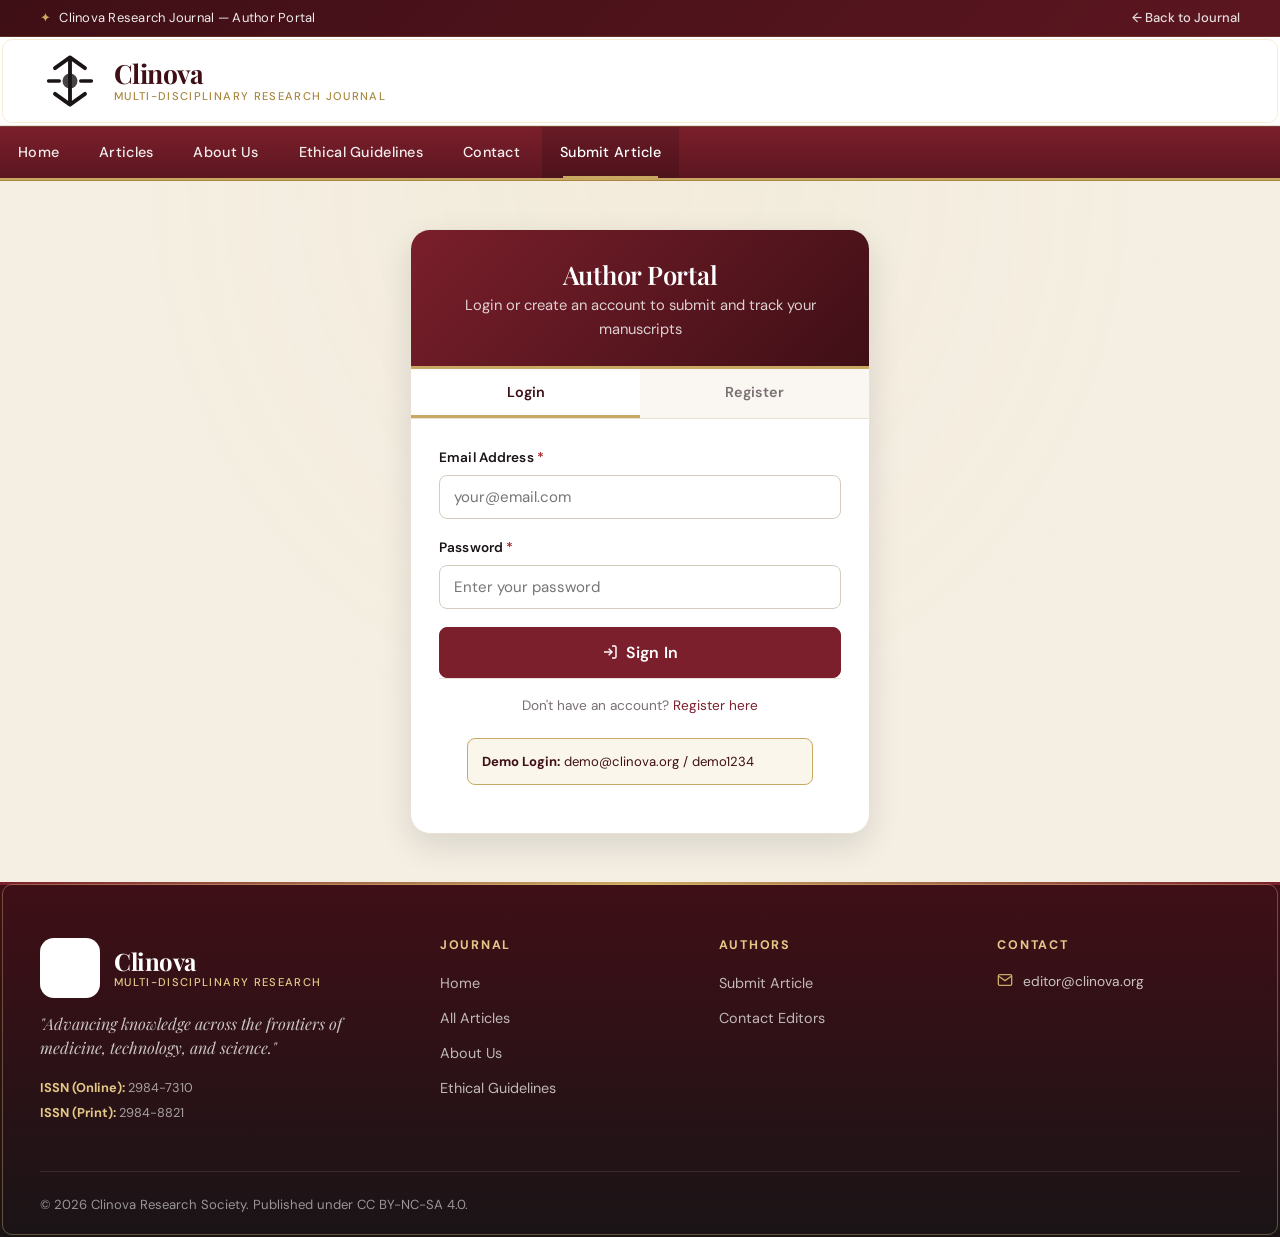
<file: dashboard.html>
<!DOCTYPE html>
<html lang="en">
<head>
  <meta charset="UTF-8" />
  <meta name="viewport" content="width=device-width, initial-scale=1.0" />
  <title>Author Dashboard – Clinova Research Journal</title>
  <link rel="preconnect" href="https://fonts.googleapis.com" />
  <link rel="preconnect" href="https://fonts.gstatic.com" crossorigin />
  <link href="https://fonts.googleapis.com/css2?family=Playfair+Display:ital,wght@0,500;0,600;0,700;1,400&family=DM+Sans:ital,wght@0,300;0,400;0,500;0,600;1,400&display=swap" rel="stylesheet" />
  <link rel="stylesheet" href="css/styles.css" />
  <style>
    :root { --font-serif:'Playfair Display',Georgia,serif; --font-sans:'DM Sans',-apple-system,sans-serif; }
    #auth-view { display: flex; }
    #dashboard-view { display: none; }

    /* Upload progress */
    .upload-progress {
      margin-top: 10px;
      display: none;
    }
    .progress-bar-wrap {
      height: 6px;
      background: var(--border);
      border-radius: 999px;
      overflow: hidden;
    }
    .progress-bar-fill {
      height: 100%;
      background: linear-gradient(90deg, var(--primary), var(--gold));
      border-radius: 999px;
      width: 0%;
      transition: width 0.3s;
    }
    .progress-label {
      font-size: .78rem;
      color: var(--text-muted);
      margin-top: 4px;
      display: flex;
      justify-content: space-between;
    }

    /* Multi-file list */
    .multi-file-list { display: flex; flex-direction: column; gap: 8px; margin-top: 12px; }
    .multi-file-item {
      display: flex;
      align-items: center;
      gap: 10px;
      padding: 10px 14px;
      background: var(--bg-alt);
      border: 1px solid var(--border);
      border-radius: var(--radius);
      font-size: .88rem;
    }
    .multi-file-item .mf-icon { color: var(--primary); }
    .multi-file-item .mf-name { flex: 1; min-width: 0; overflow: hidden; text-overflow: ellipsis; white-space: nowrap; font-weight: 500; }
    .multi-file-item .mf-size { color: var(--text-muted); font-size: .75rem; }
    .multi-file-item .mf-remove { color: var(--danger); width: 28px; height: 28px; border-radius: 6px; display: grid; place-items: center; cursor: pointer; }
    .multi-file-item .mf-remove:hover { background: var(--danger-bg); }

    /* Notification badge */
    .notif-badge {
      display: inline-flex;
      align-items: center;
      justify-content: center;
      width: 18px; height: 18px;
      background: var(--danger);
      color: white;
      border-radius: 50%;
      font-size: .65rem;
      font-weight: 700;
      margin-left: 6px;
    }

    /* Submission timeline */
    .timeline { display: flex; flex-direction: column; gap: 0; }
    .timeline-item {
      display: flex;
      gap: 16px;
      padding-bottom: 20px;
      position: relative;
    }
    .timeline-item:not(:last-child)::before {
      content: '';
      position: absolute;
      left: 14px;
      top: 30px;
      bottom: 0;
      width: 1px;
      background: var(--border);
    }
    .timeline-dot {
      width: 28px; height: 28px;
      border-radius: 50%;
      display: grid;
      place-items: center;
      flex-shrink: 0;
      margin-top: 2px;
      font-size: .7rem;
      font-weight: 700;
      border: 2px solid;
    }
    .timeline-dot.done { background: var(--success); border-color: var(--success); color: white; }
    .timeline-dot.current { background: var(--primary); border-color: var(--primary); color: white; }
    .timeline-dot.pending { background: var(--bg); border-color: var(--border-dark); color: var(--text-muted); }
    .timeline-content h5 { margin: 0 0 2px; font-size: .94rem; color: var(--text); }
    .timeline-content p { margin: 0; font-size: .82rem; color: var(--text-muted); }

    /* Dashboard welcome banner */
    .dash-welcome {
      background: linear-gradient(135deg, var(--primary) 0%, var(--primary-darker) 100%);
      border-radius: var(--radius-lg);
      padding: 24px 28px;
      color: white;
      margin-bottom: 24px;
      position: relative;
      overflow: hidden;
    }
    .dash-welcome::after {
      content: '✦';
      position: absolute;
      right: 24px; top: 16px;
      font-size: 2rem;
      color: rgba(201,169,97,.3);
    }
    .dash-welcome h2 { color: white; margin: 0 0 4px; font-size: 1.4rem; }
    .dash-welcome p { color: rgba(255,255,255,.8); margin: 0; font-size: .9rem; }

    /* Step indicators for submit form */
    .submit-steps {
      display: flex;
      gap: 0;
      margin-bottom: 28px;
      border: 1px solid var(--border);
      border-radius: var(--radius);
      overflow: hidden;
    }
    .submit-step {
      flex: 1;
      display: flex;
      align-items: center;
      gap: 10px;
      padding: 12px 16px;
      font-size: .86rem;
      font-weight: 600;
      color: var(--text-muted);
      background: var(--bg-alt);
      border-right: 1px solid var(--border);
      position: relative;
    }
    .submit-step:last-child { border-right: 0; }
    .submit-step.active { background: var(--primary-50); color: var(--primary-darker); }
    .submit-step.done { background: var(--success-bg); color: var(--success); }
    .submit-step-num {
      width: 24px; height: 24px;
      border-radius: 50%;
      background: var(--border-dark);
      color: white;
      display: grid;
      place-items: center;
      font-size: .75rem;
      font-weight: 700;
      flex-shrink: 0;
    }
    .submit-step.active .submit-step-num { background: var(--primary); }
    .submit-step.done .submit-step-num { background: var(--success); }
    @media (max-width: 600px) {
      .submit-steps { flex-direction: column; }
      .submit-step { border-right: 0; border-bottom: 1px solid var(--border); }
    }

    /* Password strength */
    .pw-strength { height: 4px; background: var(--border); border-radius: 999px; margin-top: 6px; overflow: hidden; }
    .pw-fill { height: 100%; border-radius: 999px; transition: all .3s; }
  </style>
</head>
<body>

<!-- Top bar -->
<div class="top-bar">
  <div class="container">
    <div class="top-bar-inner">
      <div class="top-bar-text">Clinova Research Journal — Author Portal</div>
      <div class="top-bar-actions">
        <a href="index.html" class="top-bar-link">← Back to Journal</a>
      </div>
    </div>
  </div>
</div>

<!-- Header -->
<header class="site-header">
  <div class="container">
    <div class="header-inner">
      <a href="index.html" class="brand">
        <div class="brand-logo">
          <svg viewBox="0 0 28 28" fill="none"><path d="M14 3L14 25M7 8L14 3L21 8M7 20L14 25L21 20" stroke="currentColor" stroke-width="1.8" stroke-linecap="round" stroke-linejoin="round"/><circle cx="14" cy="14" r="3.5" fill="currentColor" opacity=".8"/><path d="M4 14h5M19 14h5" stroke="currentColor" stroke-width="1.6" stroke-linecap="round"/></svg>
        </div>
        <div class="brand-text">
          <span class="brand-title">Clinova</span>
          <span class="brand-subtitle">Multi-disciplinary Research Journal</span>
        </div>
      </a>
      <div id="header-auth-area"></div>
      <button class="header-mobile-toggle" id="mobile-menu-toggle"><svg viewBox="0 0 24 24" fill="none" stroke="currentColor" stroke-width="2"><path d="M3 12h18M3 6h18M3 18h18"/></svg></button>
    </div>
  </div>
</header>

<div class="nav-overlay" id="nav-overlay"></div>
<nav class="main-nav" id="main-nav">
  <div class="main-nav-mobile-close"><span>Clinova</span><button id="mobile-menu-close"><svg viewBox="0 0 24 24" fill="none" stroke="currentColor" stroke-width="2.2"><path d="M18 6 6 18M6 6l12 12"/></svg></button></div>
  <ul class="main-nav-list">
    <li><a href="index.html" class="main-nav-link">Home</a></li>
    <li><a href="articles.html" class="main-nav-link">Articles</a></li>
    <li><a href="about.html" class="main-nav-link">About Us</a></li>
    <li><a href="about.html#ethics" class="main-nav-link">Ethical Guidelines</a></li>
    <li><a href="about.html#contact" class="main-nav-link">Contact</a></li>
    <li><a href="dashboard.html" class="main-nav-link active">Submit Article</a></li>
  </ul>
</nav>

<!-- =============== AUTH VIEW =============== -->
<div id="auth-view">
  <div class="auth-shell" style="width:100%;">
    <div class="auth-card">
      <div class="auth-header">
        <h2>Author Portal</h2>
        <p>Login or create an account to submit and track your manuscripts</p>
      </div>
      <div class="auth-tabs">
        <button class="auth-tab active" id="tab-login" onclick="switchTab('login')">Login</button>
        <button class="auth-tab" id="tab-register" onclick="switchTab('register')">Register</button>
      </div>

      <!-- LOGIN -->
      <div class="auth-body" id="login-form-wrap">
        <form id="login-form" onsubmit="handleLogin(event)">
          <div id="login-alert"></div>
          <div class="form-group">
            <label class="form-label">Email Address <span class="req">*</span></label>
            <input type="email" class="form-input" id="login-email" placeholder="your@email.com" required />
          </div>
          <div class="form-group">
            <label class="form-label">Password <span class="req">*</span></label>
            <input type="password" class="form-input" id="login-password" placeholder="Enter your password" required />
          </div>
          <button type="submit" class="btn btn-secondary btn-large" id="login-btn">
            <svg width="16" height="16" viewBox="0 0 24 24" fill="none" stroke="currentColor" stroke-width="2.2"><path d="M15 3h4a2 2 0 0 1 2 2v14a2 2 0 0 1-2 2h-4"/><polyline points="10 17 15 12 10 7"/><line x1="15" y1="12" x2="3" y2="12"/></svg>
            Sign In
          </button>
        </form>
        <div class="auth-footer">
          Don't have an account? <a href="#" onclick="switchTab('register')">Register here</a>
        </div>
        <!-- Demo note -->
        <div style="margin: 0 28px 20px; padding: 12px 14px; background: var(--gold-50); border: 1px solid var(--gold); border-radius: var(--radius); font-size: .82rem; color: var(--primary-darker);">
          <strong>Demo Login:</strong> demo@clinova.org / demo1234
        </div>
      </div>

      <!-- REGISTER -->
      <div class="auth-body" id="register-form-wrap" style="display:none;">
        <form id="register-form" onsubmit="handleRegister(event)">
          <div id="register-alert"></div>
          <div class="form-row">
            <div class="form-group">
              <label class="form-label">First Name <span class="req">*</span></label>
              <input type="text" class="form-input" id="reg-firstname" placeholder="Arjun" required />
            </div>
            <div class="form-group">
              <label class="form-label">Last Name <span class="req">*</span></label>
              <input type="text" class="form-input" id="reg-lastname" placeholder="Sharma" required />
            </div>
          </div>
          <div class="form-group">
            <label class="form-label">Email Address <span class="req">*</span></label>
            <input type="email" class="form-input" id="reg-email" placeholder="your@institution.edu" required />
          </div>
          <div class="form-group">
            <label class="form-label">Institution / Organisation <span class="req">*</span></label>
            <input type="text" class="form-input" id="reg-institution" placeholder="IIT Madras / AIIMS Delhi" required />
          </div>
          <div class="form-group">
            <label class="form-label">Password <span class="req">*</span></label>
            <input type="password" class="form-input" id="reg-password" placeholder="Minimum 8 characters" required oninput="checkPasswordStrength(this.value)" />
            <div class="pw-strength"><div class="pw-fill" id="pw-fill"></div></div>
            <div class="form-help" id="pw-label">Enter a password</div>
          </div>
          <div class="form-group">
            <label class="form-label">Confirm Password <span class="req">*</span></label>
            <input type="password" class="form-input" id="reg-confirm" placeholder="Repeat password" required />
          </div>
          <button type="submit" class="btn btn-secondary btn-large" id="reg-btn">
            <svg width="16" height="16" viewBox="0 0 24 24" fill="none" stroke="currentColor" stroke-width="2.2"><path d="M16 21v-2a4 4 0 0 0-4-4H6a4 4 0 0 0-4 4v2"/><circle cx="9" cy="7" r="4"/><line x1="19" y1="8" x2="19" y2="14"/><line x1="22" y1="11" x2="16" y2="11"/></svg>
            Create Account
          </button>
        </form>
        <div class="auth-footer">
          Already have an account? <a href="#" onclick="switchTab('login')">Sign in</a>
        </div>
      </div>
    </div>
  </div>
</div>

<!-- =============== DASHBOARD VIEW =============== -->
<div id="dashboard-view">
  <div class="page-hero" style="padding:32px 0 26px;">
    <div class="container page-hero-content">
      <div class="breadcrumb"><a href="index.html">Home</a><span class="breadcrumb-sep"></span><span>Author Dashboard</span></div>
      <h1 style="font-size:1.8rem;">Author Dashboard</h1>
    </div>
  </div>

  <div class="dashboard">
    <div class="container">
      <div class="dashboard-grid">
        <!-- Sidebar -->
        <aside class="dashboard-sidebar">
          <div class="dashboard-user">
            <div class="dashboard-avatar" id="dash-avatar">A</div>
            <p class="dashboard-username" id="dash-name">Author Name</p>
            <p class="dashboard-email" id="dash-email">email@domain.com</p>
          </div>
          <ul class="dashboard-menu">
            <li><button class="active" onclick="showSection('overview')" data-section="overview">
              <svg viewBox="0 0 24 24" fill="none" stroke="currentColor" stroke-width="2"><rect x="3" y="3" width="7" height="7"/><rect x="14" y="3" width="7" height="7"/><rect x="14" y="14" width="7" height="7"/><rect x="3" y="14" width="7" height="7"/></svg>
              Overview
            </button></li>
            <li><button onclick="showSection('submit')" data-section="submit">
              <svg viewBox="0 0 24 24" fill="none" stroke="currentColor" stroke-width="2"><path d="M21 15v4a2 2 0 0 1-2 2H5a2 2 0 0 1-2-2v-4"/><polyline points="17 8 12 3 7 8"/><line x1="12" y1="3" x2="12" y2="15"/></svg>
              Submit New Article
            </button></li>
            <li><button onclick="showSection('submissions')" data-section="submissions">
              <svg viewBox="0 0 24 24" fill="none" stroke="currentColor" stroke-width="2"><path d="M9 12h6M9 16h6M9 8h3M5 3h14a2 2 0 0 1 2 2v14a2 2 0 0 1-2 2H5a2 2 0 0 1-2-2V5a2 2 0 0 1 2-2z"/></svg>
              My Submissions
              <span class="notif-badge" id="pending-badge" style="display:none;">0</span>
            </button></li>
            <li><button onclick="showSection('profile')" data-section="profile">
              <svg viewBox="0 0 24 24" fill="none" stroke="currentColor" stroke-width="2"><path d="M20 21v-2a4 4 0 0 0-4-4H8a4 4 0 0 0-4 4v2"/><circle cx="12" cy="7" r="4"/></svg>
              My Profile
            </button></li>
            <li style="margin-top:16px; padding-top:14px; border-top:1px solid var(--border);">
              <button onclick="handleLogout()" style="color:var(--danger);">
                <svg viewBox="0 0 24 24" fill="none" stroke="currentColor" stroke-width="2"><path d="M9 21H5a2 2 0 0 1-2-2V5a2 2 0 0 1 2-2h4"/><polyline points="16 17 21 12 16 7"/><line x1="21" y1="12" x2="9" y2="12"/></svg>
                Sign Out
              </button>
            </li>
          </ul>
        </aside>

        <!-- Main content -->
        <main class="dashboard-main">

          <!-- OVERVIEW -->
          <div class="dashboard-section active" id="section-overview">
            <div class="dash-welcome">
              <h2>Welcome back, <span id="dash-welcome-name">Author</span>! 👋</h2>
              <p>Here's a summary of your manuscript submissions and their current status.</p>
            </div>
            <div class="dashboard-stats">
              <div class="stat-card"><p class="stat-value" id="stat-total-sub">0</p><p class="stat-label">Total Submissions</p></div>
              <div class="stat-card pending"><p class="stat-value" id="stat-pending">0</p><p class="stat-label">Under Review</p></div>
              <div class="stat-card approved"><p class="stat-value" id="stat-approved">0</p><p class="stat-label">Approved / Published</p></div>
              <div class="stat-card rejected"><p class="stat-value" id="stat-rejected">0</p><p class="stat-label">Rejected</p></div>
            </div>
            <div style="display:flex; justify-content:space-between; align-items:center; margin-bottom:14px; flex-wrap:wrap; gap:8px;">
              <h3 style="margin:0;font-size:1.1rem;">Recent Submissions</h3>
              <button class="btn btn-primary btn-small" onclick="showSection('submit')">
                <svg width="14" height="14" viewBox="0 0 24 24" fill="none" stroke="currentColor" stroke-width="2.5"><line x1="12" y1="5" x2="12" y2="19"/><line x1="5" y1="12" x2="19" y2="12"/></svg>
                New Submission
              </button>
            </div>
            <div class="submission-list" id="overview-submission-list">
              <div class="empty-state" style="padding:36px 0;">
                <div class="empty-state-icon"><svg viewBox="0 0 24 24" fill="none" stroke="currentColor" stroke-width="1.4"><path d="M9 12h6M9 16h6M9 8h3M5 3h14a2 2 0 0 1 2 2v14a2 2 0 0 1-2 2H5a2 2 0 0 1-2-2V5a2 2 0 0 1 2-2z"/></svg></div>
                <h3>No submissions yet</h3>
                <p>Start by submitting your first manuscript.</p>
                <button class="btn btn-secondary" style="margin-top:14px;" onclick="showSection('submit')">Submit Article</button>
              </div>
            </div>
          </div>



<!-- SUBMIT FORM - 7 Step Professional Wizard -->
<div class="dashboard-section" id="section-submit">

  <!-- ══ DISCLAIMER SCREEN ══ -->
  <div id="sub-disclaimer-screen">
    <h2 style="font-size:1.3rem;margin-bottom:18px;color:var(--primary-darker);">Author Declaration &amp; Copyright Agreement</h2>
    <div class="sub-disclaimer-grid">

      <!-- Left: disclaimer text -->
      <div>
        <div class="disclaimer-scroll">
          <p>I/We certify that I/we have participated sufficiently in the intellectual content, conception, and design of this work, or the analysis and interpretation of the data (when applicable), as well as the writing of the manuscript, to take public responsibility for it. I/We agree to have my/our name(s) listed as contributors and confirm that the manuscript represents valid work.</p>
          <p>Each author confirms they meet the criteria for authorship as established by the ICMJE. Neither this manuscript nor one with substantially similar content under my/our authorship has been published or is being considered for publication elsewhere, except as described in the covering letter.</p>
          <p>I/We certify that all data collected during the study is presented in this manuscript and that no data from the study has been or will be published separately. I/We agree to provide, upon request by the editors, any data/information on which the manuscript is based for examination by the editors or their assignees.</p>
          <p>I/We have disclosed all financial interests, direct or indirect, that exist or may be perceived to exist for individual contributors in connection with the content of this manuscript in the cover letter. Sources of outside support for the project are also disclosed in the cover letter.</p>
          <p>In accordance with open access principles, I/we grant the Journal the exclusive right to publish and distribute this work under the Creative Commons Attribution-NonCommercial-ShareAlike (CC BY-NC-SA) license. This license permits others to distribute, transform, adapt, and build upon the material in any medium or format for non-commercial purposes, provided appropriate credit is given to the creator(s). Any adaptations must be shared under the same license terms.</p>
          <p><strong>The key elements of the CC BY-NC-SA license are:</strong></p>
          <ul>
            <li><strong>BY:</strong> Credit must be given to the original creator(s).</li>
            <li><strong>NC:</strong> Only non-commercial uses of the work are permitted.</li>
            <li><strong>SA:</strong> Adaptations must be shared under the same license terms.</li>
          </ul>
          <p>I/We retain academic rights to the material, and the Journal is authorized to:</p>
          <ol>
            <li>Grant permission to republish the article in whole or in part, with or without fee.</li>
            <li>Produce preprints or reprints and translate the work into other languages for sale or free distribution.</li>
            <li>Republish the work in a collection of articles in any mechanical or electronic format.</li>
          </ol>
          <p>I/We give the rights to the corresponding author to make necessary changes as requested by the Journal, handle all correspondence on our behalf, and act as the guarantor for the manuscript.</p>
          <p>All individuals who have made substantial contributions to the work but do not meet the criteria for authorship are named in the Acknowledgment section with their written permission. If no acknowledgment is provided, it signifies that no substantial contributions were made by non-authors.</p>
        </div>
        <button onclick="agreeDisclaimer()" class="btn btn-secondary" style="width:100%;margin-top:16px;font-size:1rem;padding:14px 24px;">
          <svg width="18" height="18" viewBox="0 0 24 24" fill="none" stroke="currentColor" stroke-width="2.2"><polyline points="20 6 9 17 4 12"/></svg>
          I/We Agree
        </button>
      </div>

      <!-- Right: required documents card -->
      <div>
        <div class="card" style="padding:22px;">
          <h3 style="font-size:1rem;margin-bottom:14px;color:var(--primary-darker);">The following documents are required for submitting the manuscript.</h3>
          <ul style="list-style:none;padding:0;margin:0 0 16px;display:flex;flex-direction:column;gap:12px;">
            <li>
              <strong style="display:block;font-size:.9rem;color:var(--text);margin-bottom:3px;">Cover Letter/Page</strong>
              <span style="font-size:.82rem;color:var(--text-muted);line-height:1.5;">Cover page includes (a) complete manuscript title; (b) List all authors' full names, highest academic degrees, professional titles, affiliations; (c) name and address of the corresponding author, telephone number, and e-mail address; (d) sources of support and a short title of no more than 45 characters.</span>
            </li>
            <li>
              <strong style="display:block;font-size:.9rem;color:var(--text);margin-bottom:3px;">Manuscript</strong>
              <span style="font-size:.82rem;color:var(--text-muted);line-height:1.5;">This document should include the title, abstract, keywords, manuscript body, and references. Acknowledgment Section should be included at the end and should not contain the name of the city or the institution.</span>
            </li>
            <li>
              <strong style="display:block;font-size:.9rem;color:var(--text);margin-bottom:3px;">Figures and Videos</strong>
              <span style="font-size:.82rem;color:var(--text-muted);">Figures must be submitted in .tiff or .jpeg format. Color images should be of good quality and at least 300 DPI.</span>
            </li>
            <li><span style="font-size:.88rem;color:var(--text-secondary);">• Supplemental data (if any)</span></li>
            <li><span style="font-size:.88rem;color:var(--text-secondary);">• Corresponding Author Photograph (Optional)</span></li>
            <li><span style="font-size:.82rem;color:var(--text-muted);">Copyright form and Disclosure form can be generated online during the submission process.</span></li>
          </ul>
          <p style="font-size:.82rem;color:var(--text-muted);margin-bottom:14px;">Please refer to the journal's guidelines for authors for more details.</p>
          <a href="/about.html#ethics" target="_blank" class="btn btn-secondary" style="width:100%;justify-content:center;">
            View Guidelines For Authors
          </a>
        </div>
      </div>
    </div>
  </div>

  <!-- ══ MAIN 7-STEP WIZARD ══ -->
  <div id="sub-wizard-screen" style="display:none;">
    <div class="sub-exit-bar">
      <span>You can exit the submission at any stage after clicking "Save &amp; Next" and return to resume your submission after clicking "Incomplete submission"</span>
      <button onclick="showSection('overview')">✕ Exit</button>
    </div>

    <div class="sub-wizard-wrap">
      <!-- LEFT SIDEBAR -->
      <div class="sub-sidebar-steps">
        <div class="sub-step-item active"   id="sub-sidebar-1"><span class="sub-step-num">1.</span><span class="sub-step-label">Article type and subspecialty</span></div>
        <div class="sub-step-item inactive" id="sub-sidebar-2"><span class="sub-step-num">2.</span><span class="sub-step-label">Article title, running title, abstract and keywords</span></div>
        <div class="sub-step-item inactive" id="sub-sidebar-3"><span class="sub-step-num">3.</span><span class="sub-step-label">Author Information</span></div>
        <div class="sub-step-item inactive" id="sub-sidebar-4"><span class="sub-step-num">4.</span><span class="sub-step-label">Manuscript files</span></div>
        <div class="sub-step-item inactive" id="sub-sidebar-5"><span class="sub-step-num">5.</span><span class="sub-step-label">Figure(s), Video(s), Supplementary file(s), Reporting guideline document(s)</span></div>
        <div class="sub-step-item inactive" id="sub-sidebar-6"><span class="sub-step-num">6.</span><span class="sub-step-label">Copyright, disclosure and other form(s)</span></div>
        <div class="sub-step-item inactive" id="sub-sidebar-7"><span class="sub-step-num">7.</span><span class="sub-step-label">Suggest Reviewers</span></div>
      </div>

      <!-- RIGHT CONTENT -->
      <div class="sub-content-area">

        <!-- ─── STEP 1: Article Type & Subspecialty ─── -->
        <div class="sub-panel active" id="sub-panel-1">
          <div class="sub-info-bar">Choose the article type, subspecialty category of your manuscript from the pull-down menu.</div>

          <div class="form-group">
            <label class="form-label">Article type <span class="req">*</span></label>
            <select class="form-input" id="s1-article-type" required>
              <option value="">Select article type</option>
              <option>Abstracts</option>
              <option>Case Summaries</option>
              <option>Clinical Rounds</option>
              <option>Commentary</option>
              <option>Conference Proceedings</option>
              <option>Editorial</option>
              <option>Foreword</option>
              <option>Guest Editorial</option>
              <option>Interventional Round</option>
              <option>Letter to Editor</option>
              <option>Original Article</option>
              <option>Perspective Review</option>
              <option>Point of View</option>
              <option>Preface</option>
              <option>Review Article</option>
              <option>Short Communications</option>
              <option>Student's Corner</option>
            </select>
          </div>

          <div class="form-group">
            <label class="form-label">Subspeciality <span class="req">*</span></label>
            <select class="form-input" id="s1-subspecialty" required>
              <option value="">Select subspeciality</option>
              <option>Cardiology</option>
              <option>Neurology</option>
              <option>Oncology</option>
              <option>Endocrinology</option>
              <option>Gastroenterology</option>
              <option>Nephrology</option>
              <option>Pulmonology</option>
              <option>Rheumatology</option>
              <option>Dermatology</option>
              <option>Psychiatry</option>
              <option>Pediatrics</option>
              <option>Orthopedics</option>
              <option>Ophthalmology</option>
              <option>Gynecology &amp; Obstetrics</option>
              <option>Urology</option>
              <option>General Surgery</option>
              <option>Emergency Medicine</option>
              <option>Radiology</option>
              <option>Pathology</option>
              <option>Anesthesiology</option>
              <option>General Medicine</option>
              <option>Other</option>
            </select>
          </div>

          <div class="form-group">
            <label class="form-label">Clinical Trials Registry Number</label>
            <input type="text" class="form-input" id="s1-ctr" placeholder="CTR Number (if applicable)" />
          </div>

          <div class="form-group">
            <label class="form-label" style="color:var(--primary);font-weight:700;">Does any of the authors have any Conflict of Interest? If Yes, please provide name / names and details.</label>
            <div style="font-size:.8rem;color:var(--text-muted);margin-bottom:8px;">Please read this to understand what is a conflict of interest: <a href="https://doi.org/10.4103/2225-3862.2012.07.03" target="_blank" style="font-size:.78rem;">Ferris LE, Fletcher RH. Cardiovasc Diagn Ther. 2012</a></div>
            <div class="radio-inline">
              <label id="coi-yes-label"><input type="radio" name="coi" value="yes" onchange="toggleCOI(this)"> Yes</label>
              <label id="coi-no-label" class="selected"><input type="radio" name="coi" value="no" onchange="toggleCOI(this)" checked> No</label>
            </div>
            <div id="coi-details-wrap" style="display:none;margin-top:10px;">
              <textarea class="form-textarea form-input" id="s1-coi-details" placeholder="Please provide names and details of the conflict of interest…" style="min-height:70px;"></textarea>
            </div>
          </div>

          <div class="form-group">
            <label class="form-label" style="color:var(--primary);font-weight:700;">Financial Support and Sponsorship</label>
            <input type="text" class="form-input" id="s1-financial" value="Nil" />
          </div>

          <div class="form-group">
            <label class="form-label" style="color:var(--primary);font-weight:700;">Does this article require patient consent?</label>
            <div class="radio-group" style="gap:6px;">
              <label class="radio-option"><input type="radio" name="patient-consent" value="obtained"> Yes, I/We have obtained all appropriate patient consent.</label>
              <label class="radio-option"><input type="radio" name="patient-consent" value="not_applicable" checked> Not Applicable - As there are no patients in the study</label>
            </div>
          </div>

          <div class="form-group">
            <label class="form-label" style="color:var(--primary);font-weight:700;">Has Institutional Review Board/Institutional Ethics Committee permission been obtained for the study?</label>
            <div class="radio-group" style="gap:6px;">
              <label class="radio-option"><input type="radio" name="irb" value="approved"> Yes <em style="font-size:.8rem;color:var(--text-muted);">(The research/study approved by the Institutional Review Board at INSTITUTE, number APPROVAL_NUMBER, dated DATE.)</em></label>
              <label class="radio-option"><input type="radio" name="irb" value="waived" checked> The Institutional Review Board has waived the ethical approval for this study.</label>
              <label class="radio-option"><input type="radio" name="irb" value="not_required"> Institutional Review Board approval is not required.</label>
            </div>
          </div>

          <div class="form-group">
            <label class="form-label" style="color:var(--primary);font-weight:700;">Was Artificial Intelligence (AI)-Assisted Technology (Such as Large Language Models [LLMs], chatbots, or image creators) used for assisting in writing or editing the manuscript?</label>
            <div class="radio-inline">
              <label id="ai-yes-label"><input type="radio" name="ai-used" value="yes" onchange="styleRadioInline(this)"> Yes</label>
              <label id="ai-no-label" class="selected"><input type="radio" name="ai-used" value="no" onchange="styleRadioInline(this)" checked> No</label>
            </div>
          </div>

          <div class="form-group">
            <label class="form-label" style="color:var(--primary);font-weight:700;">Has this manuscript been submitted to, or made publicly available on, any preprint server (e.g., medRxiv, bioRxiv, arXiv, SSRN)?</label>
            <div class="radio-inline">
              <label><input type="radio" name="preprint" value="yes" onchange="styleRadioInline(this)"> Yes</label>
              <label class="selected"><input type="radio" name="preprint" value="no" onchange="styleRadioInline(this)" checked> No</label>
            </div>
          </div>

          <div class="form-row">
            <div class="form-group">
              <label class="form-label">Number of author(s) of this manuscript <span class="req">*</span></label>
              <input type="number" class="form-input" id="s1-num-authors" min="1" max="50" value="1" />
            </div>
            <div class="form-group">
              <label class="form-label">Number of figures</label>
              <input type="number" class="form-input" id="s1-num-figures" min="0" value="0" />
            </div>
            <div class="form-group">
              <label class="form-label">Number of tables</label>
              <input type="number" class="form-input" id="s1-num-tables" min="0" value="0" />
            </div>
          </div>

          <div class="sub-nav-footer">
            <button class="btn btn-secondary" onclick="subNext()">Save &amp; Next →</button>
          </div>
        </div>

        <!-- ─── STEP 2: Title, Running Title, Abstract, Keywords ─── -->
        <div class="sub-panel" id="sub-panel-2">
          <div class="sub-info-bar" style="display:flex;justify-content:space-between;align-items:center;">
            <span>You can exit the submission at any stage after clicking "Save &amp; Next" and return to resume your submission after clicking "Incomplete submission"</span>
          </div>

          <div class="form-group">
            <label class="form-label" style="color:var(--primary);font-weight:700;">Article title - <span id="s2-title-count">0</span>/250 (<span id="s2-title-words">0</span>) <span class="req">*</span></label>
            <textarea class="form-textarea form-input" id="s2-title" rows="3" placeholder="Enter Article Title" maxlength="250" oninput="updateCounter('s2-title','s2-title-count','s2-title-words',250)" required></textarea>
          </div>

          <div class="form-group">
            <label class="form-label" style="color:var(--primary);font-weight:700;">Running title - <span id="s2-rtitle-count">0</span>/250 (<span id="s2-rtitle-words">0</span>)</label>
            <input type="text" class="form-input" id="s2-running-title" placeholder="Enter Running Title" maxlength="250" oninput="updateCounterInput('s2-running-title','s2-rtitle-count','s2-rtitle-words',250)" />
          </div>

          <div class="form-group">
            <label class="form-label" style="color:var(--primary);font-weight:700;">Keywords - <span id="s2-kw-count">0</span>/5</label>
            <div class="keyword-tags" id="kw-tags-container" onclick="document.getElementById('kw-input').focus()">
              <!-- tags rendered here by JS -->
              <input type="text" id="kw-input" placeholder="Type a keyword and press Enter…" onkeydown="handleKeywordInput(event)" />
            </div>
            <div class="form-help">Press Enter after each keyword. Maximum 5 keywords.</div>
          </div>

          <div class="form-group" style="flex:1;display:flex;flex-direction:column;">
            <label class="form-label" style="color:var(--primary);font-weight:700;">Abstract (Characters: <span id="s2-abs-chars">0</span>) / (Words: <span id="s2-abs-words">0</span>) <span class="req">*</span></label>
            <textarea class="form-textarea form-input" id="s2-abstract" style="flex:1;min-height:200px;" placeholder="Enter Abstract" oninput="updateAbstractCounter()" required></textarea>
          </div>

          <div class="sub-nav-footer">
            <button class="btn btn-ghost" onclick="subPrev()">← Previous</button>
            <button class="btn btn-secondary" onclick="subNext()">Save &amp; Next →</button>
          </div>
        </div>

        <!-- ─── STEP 3: Author Information ─── -->
        <div class="sub-panel" id="sub-panel-3">
          <div class="sub-info-bar" style="font-size:.82rem;line-height:1.6;">
            An <strong>'author'</strong> is generally considered to be someone who has made substantive intellectual contributions to a published study. According to the ICMJE guidelines, to qualify as an author one should have (i) made substantial contributions to conception and design, or acquisition of data, or analysis and interpretation of data; and (ii) been involved in drafting the manuscript or reviewing it critically for important intellectual content; and (iii) given final approval of the version to be published. Each author should have participated sufficiently in the work to take public responsibility for appropriate portions of the content; and (iv) agreed to be accountable for all aspects of the work.
            <br><br>All those designated as authors should meet all four criteria for authorship, and all who meet the four criteria should be identified as authors.
          </div>

          <div style="display:flex;justify-content:space-between;align-items:center;margin-bottom:10px;">
            <div class="sub-section-title" style="margin-bottom:0;">Author(s)</div>
            <button class="btn btn-primary btn-small" onclick="addAuthorRow()">
              <svg width="13" height="13" viewBox="0 0 24 24" fill="none" stroke="currentColor" stroke-width="2.5"><line x1="12" y1="5" x2="12" y2="19"/><line x1="5" y1="12" x2="19" y2="12"/></svg>
              Add Additional author
            </button>
          </div>

          <div class="author-table-wrap">
            <table class="author-table">
              <thead>
                <tr>
                  <th style="width:32px;">#</th>
                  <th>First Name</th>
                  <th>Last Name</th>
                  <th>Email</th>
                  <th>Author Sequence</th>
                  <th>Corresponding Author</th>
                  <th>Is the Author an Editorial Board Member?</th>
                  <th>Action</th>
                </tr>
              </thead>
              <tbody id="author-table-body">
                <!-- rows rendered by JS -->
              </tbody>
            </table>
          </div>

          <div class="cite-preview">
            <h4>How to cite this article</h4>
            <div id="cite-preview-text" style="font-size:.9rem;">—</div>
            <div class="cite-format">Format: Author surname initials. Article title<br>For more than six authors, the preview shows the first six authors followed by <em>et al.</em></div>
          </div>

          <div class="sub-nav-footer">
            <button class="btn btn-ghost" onclick="subPrev()">← Previous</button>
            <button class="btn btn-secondary" onclick="subNext()">Save &amp; Next →</button>
          </div>
        </div>

        <!-- ─── STEP 4: Manuscript Files ─── -->
        <div class="sub-panel" id="sub-panel-4">
          <div class="sub-info-bar">
            Please Upload Cover Letter/Page and Manuscript file. Manuscript should include graphs, tables, references and acknowledgments.
            Acceptable file formats are MS Word 'doc' or 'docx'.
          </div>

          <div style="display:grid;grid-template-columns:1fr 1fr;gap:20px;margin-bottom:20px;">
            <div style="padding:16px;border:1px solid var(--border);border-radius:var(--radius);background:var(--bg-alt);">
              <h4 class="sub-section-title">Cover Letter/Page</h4>
              <p style="font-size:.82rem;color:var(--text-muted);line-height:1.6;margin-bottom:0;">Cover page includes (a) complete manuscript title; (b) List all authors' full names, highest academic degrees, professional titles, affiliations, and locations of affiliations; (c) name and address of the corresponding author, including, telephone number, and e-mail address and (d) sources of support that require acknowledgment, and a short title of no more than 45 characters (including spaces) for use as a running title.</p>
            </div>
            <div style="padding:16px;border:1px solid var(--border);border-radius:var(--radius);background:var(--bg-alt);">
              <h4 class="sub-section-title">Main Manuscript</h4>
              <p style="font-size:.82rem;color:var(--text-muted);line-height:1.6;margin-bottom:8px;">This document should include the title, abstract, keywords, manuscript body, and references. Acknowledgment Section should be included at the end of the main manuscript. Acknowledgment should not contain the name of the city or the institution.</p>
              <p style="font-size:.78rem;color:var(--danger);font-weight:600;">PLEASE DO NOT INCLUDE ANY AUTHOR DETAILS AND FIGURES IN THE MAIN MANUSCRIPT. IF YOU HAVE FIGURES, PLEASE UPLOAD THEM IN THE NEXT STEP.</p>
            </div>
          </div>

          <!-- Cover Letter Upload -->
          <div class="fuz-wrap">
            <div class="fuz-label-row">
              <div class="fuz-color-bar" style="background:var(--primary);"></div>
              <div>
                <h4>Cover Letter / Page</h4>
                <p>Accepted: .doc, .docx</p>
              </div>
            </div>
            <div class="fuz-drop" onclick="triggerFileInput('file-cover-letter')" id="drop-cover-letter">
              <svg width="28" height="28" viewBox="0 0 24 24" fill="none" stroke="currentColor" stroke-width="1.5" style="margin:0 auto 8px;color:var(--primary);display:block;"><path d="M21 15v4a2 2 0 0 1-2 2H5a2 2 0 0 1-2-2v-4"/><polyline points="17 8 12 3 7 8"/><line x1="12" y1="3" x2="12" y2="15"/></svg>
              Drop your files here or <strong>Click anywhere in the box</strong> to open standard file selection window
            </div>
            <input type="file" id="file-cover-letter" accept=".doc,.docx" style="display:none;" onchange="handleFUZ(this,'fuz-files-cover','cover_letter')"/>
            <div class="fuz-files" id="fuz-files-cover"></div>
          </div>

          <!-- Manuscript Upload -->
          <div class="fuz-wrap">
            <div class="fuz-label-row">
              <div class="fuz-color-bar" style="background:var(--gold-dark);"></div>
              <div>
                <h4>Main Manuscript</h4>
                <p>Accepted: .doc, .docx (Do NOT include author details or figures)</p>
              </div>
            </div>
            <div class="fuz-drop" onclick="triggerFileInput('file-manuscript')" id="drop-manuscript">
              <svg width="28" height="28" viewBox="0 0 24 24" fill="none" stroke="currentColor" stroke-width="1.5" style="margin:0 auto 8px;color:var(--primary);display:block;"><path d="M21 15v4a2 2 0 0 1-2 2H5a2 2 0 0 1-2-2v-4"/><polyline points="17 8 12 3 7 8"/><line x1="12" y1="3" x2="12" y2="15"/></svg>
              Drop your files here or <strong>Click anywhere in the box</strong> to open standard file selection window
            </div>
            <input type="file" id="file-manuscript" accept=".doc,.docx" style="display:none;" onchange="handleFUZ(this,'fuz-files-manuscript','manuscript')"/>
            <div class="fuz-files" id="fuz-files-manuscript"></div>
          </div>

          <div class="sub-nav-footer">
            <button class="btn btn-ghost" onclick="subPrev()">← Previous</button>
            <button class="btn btn-secondary" onclick="subNext()">Save &amp; Next →</button>
          </div>
        </div>

        <!-- ─── STEP 5: Figures, Videos, Supplementary, Guidelines ─── -->
        <div class="sub-panel" id="sub-panel-5">

          <!-- Figures & Videos -->
          <div class="fuz-wrap">
            <div class="fuz-label-row">
              <div class="fuz-color-bar" style="background:#e74c3c;"></div>
              <div>
                <h4>Figures and Videos</h4>
                <p>Please upload figures and multimedia files such as MP4. For better quality, please upload TIFF files if available.</p>
              </div>
            </div>
            <div class="sub-info-bar red" style="margin-bottom:10px;font-size:.82rem;">
              <strong>Image Quality:</strong> For optimal print quality of color figures you need 300 ppi. All histopathology and microscopy images must include a scale bar. <strong>Images without scale bars may be returned for correction.</strong>
            </div>
            <div class="sub-info-bar" style="background:#2c3e50;margin-bottom:12px;font-size:.82rem;">
              <strong>Important Note:</strong> If any figures included in your manuscript are taken or adapted from other sources, it is mandatory to obtain proper permission. Please ensure that all necessary permissions are obtained and properly documented prior to submission to avoid any copyright or licensing issues.
            </div>
            <div class="fuz-drop" onclick="triggerFileInput('file-figures')">
              Drop your files here or <strong>Click anywhere in the box</strong> to open standard file selection window
            </div>
            <input type="file" id="file-figures" accept=".jpg,.jpeg,.png,.tiff,.tif,.mp4" multiple style="display:none;" onchange="handleFUZ(this,'fuz-files-figures','figure')"/>
            <div class="fuz-files" id="fuz-files-figures"></div>
          </div>

          <!-- Supplementary Files -->
          <div class="fuz-wrap">
            <div class="fuz-label-row">
              <div class="fuz-color-bar" style="background:#e67e22;"></div>
              <div>
                <h4>Supplementary Files</h4>
                <p>If you have any additional supplementary files, please upload them here. Supported file types are .pdf, .xls, .xlsx, .doc, .docx, .ppt, .pptx, .tex</p>
              </div>
            </div>
            <div style="display:flex;align-items:center;gap:10px;padding:10px 14px;background:var(--danger-bg);border:1px solid var(--danger);border-radius:var(--radius);margin-bottom:10px;font-size:.84rem;font-weight:600;color:var(--danger);">
              <svg width="16" height="16" viewBox="0 0 24 24" fill="none" stroke="currentColor" stroke-width="2.5"><line x1="18" y1="6" x2="6" y2="18"/><line x1="6" y1="6" x2="18" y2="18"/></svg>
              DO NOT upload Figures as a supplementary document.
            </div>
            <div class="fuz-drop" onclick="triggerFileInput('file-supplementary')">
              Drop your files here or <strong>Click anywhere in the box</strong> to open standard file selection window
            </div>
            <input type="file" id="file-supplementary" accept=".pdf,.xls,.xlsx,.doc,.docx,.ppt,.pptx,.tex" multiple style="display:none;" onchange="handleFUZ(this,'fuz-files-supplementary','supplementary')"/>
            <div class="fuz-files" id="fuz-files-supplementary"></div>
          </div>

          <!-- Supporting Guideline Documents -->
          <div class="fuz-wrap">
            <div class="fuz-label-row">
              <div class="fuz-color-bar" style="background:var(--success);"></div>
              <div>
                <h4>Supporting Guideline Document(s)</h4>
                <p>You may upload any reporting guidelines such as STROBE, CONSORT, CARE Checklist etc. Supported file types are .pdf, .doc, .docx</p>
              </div>
            </div>
            <div class="fuz-drop" onclick="triggerFileInput('file-guideline')">
              Drop your files here or <strong>Click anywhere in the box</strong> to open standard file selection window
            </div>
            <input type="file" id="file-guideline" accept=".pdf,.doc,.docx" multiple style="display:none;" onchange="handleFUZ(this,'fuz-files-guideline','guideline')"/>
            <div class="fuz-files" id="fuz-files-guideline"></div>
          </div>

          <div class="sub-nav-footer">
            <button class="btn btn-ghost" onclick="subPrev()">← Previous</button>
            <button class="btn btn-secondary" onclick="subNext()">Save &amp; Next →</button>
          </div>
        </div>

        <!-- ─── STEP 6: Copyright, Disclosure & Other Forms ─── -->
        <div class="sub-panel" id="sub-panel-6">
          <div class="sub-info-bar">
            Please upload the Copyright form and Disclosure form. These forms are required for the final submission of your manuscript.
          </div>

          <!-- Copyright Form -->
          <div class="fuz-wrap">
            <div class="fuz-label-row">
              <div class="fuz-color-bar" style="background:var(--primary);"></div>
              <div>
                <h4>Copyright Form</h4>
                <p>Signed copyright transfer agreement. Accepted: .pdf, .doc, .docx</p>
              </div>
            </div>
            <div class="fuz-drop" onclick="triggerFileInput('file-copyright')">
              Drop your files here or <strong>Click anywhere in the box</strong> to open standard file selection window
            </div>
            <input type="file" id="file-copyright" accept=".pdf,.doc,.docx" style="display:none;" onchange="handleFUZ(this,'fuz-files-copyright','copyright')"/>
            <div class="fuz-files" id="fuz-files-copyright"></div>
          </div>

          <!-- Disclosure Form -->
          <div class="fuz-wrap">
            <div class="fuz-label-row">
              <div class="fuz-color-bar" style="background:var(--gold-dark);"></div>
              <div>
                <h4>Disclosure Form</h4>
                <p>Financial disclosure and conflict of interest form. Accepted: .pdf, .doc, .docx</p>
              </div>
            </div>
            <div class="fuz-drop" onclick="triggerFileInput('file-disclosure')">
              Drop your files here or <strong>Click anywhere in the box</strong> to open standard file selection window
            </div>
            <input type="file" id="file-disclosure" accept=".pdf,.doc,.docx" style="display:none;" onchange="handleFUZ(this,'fuz-files-disclosure','disclosure')"/>
            <div class="fuz-files" id="fuz-files-disclosure"></div>
          </div>

          <!-- Other Forms -->
          <div class="fuz-wrap">
            <div class="fuz-label-row">
              <div class="fuz-color-bar" style="background:var(--info);"></div>
              <div>
                <h4>Other Form(s)</h4>
                <p>Any other required forms. Accepted: .pdf, .doc, .docx</p>
              </div>
            </div>
            <div class="fuz-drop" onclick="triggerFileInput('file-other-forms')">
              Drop your files here or <strong>Click anywhere in the box</strong> to open standard file selection window
            </div>
            <input type="file" id="file-other-forms" accept=".pdf,.doc,.docx" multiple style="display:none;" onchange="handleFUZ(this,'fuz-files-other','other')"/>
            <div class="fuz-files" id="fuz-files-other"></div>
          </div>

          <div class="sub-nav-footer">
            <button class="btn btn-ghost" onclick="subPrev()">← Previous</button>
            <button class="btn btn-secondary" onclick="subNext()">Save &amp; Next →</button>
          </div>
        </div>

        <!-- ─── STEP 7: Suggest Reviewers ─── -->
        <div class="sub-panel" id="sub-panel-7">
          <div class="sub-info-bar">
            You may suggest up to 3 potential reviewers for your manuscript. The editorial board is not obligated to use these suggestions. Please ensure there is no conflict of interest with the suggested reviewers.
          </div>

          <div style="display:flex;justify-content:space-between;align-items:center;margin-bottom:10px;">
            <div class="sub-section-title" style="margin-bottom:0;">Suggested Reviewer(s)</div>
            <button class="btn btn-primary btn-small" onclick="addReviewerRow()">
              <svg width="13" height="13" viewBox="0 0 24 24" fill="none" stroke="currentColor" stroke-width="2.5"><line x1="12" y1="5" x2="12" y2="19"/><line x1="5" y1="12" x2="19" y2="12"/></svg>
              Add Reviewer
            </button>
          </div>

          <div class="reviewer-table-wrap">
            <table class="reviewer-table">
              <thead>
                <tr>
                  <th style="width:32px;">#</th>
                  <th>Full Name</th>
                  <th>Institution / Affiliation</th>
                  <th>Email Address</th>
                  <th>Area of Expertise</th>
                  <th style="width:40px;">Remove</th>
                </tr>
              </thead>
              <tbody id="reviewer-table-body">
                <!-- rows added by JS -->
              </tbody>
            </table>
          </div>
          <p style="font-size:.8rem;color:var(--text-muted);margin-top:8px;">You may skip this step if you do not wish to suggest reviewers.</p>

          <div class="sub-nav-footer">
            <button class="btn btn-ghost" onclick="subPrev()">← Previous</button>
            <button class="btn btn-secondary" onclick="subNext()">Review Submission →</button>
          </div>
        </div>

        <!-- ─── STEP 8: Final Review & Submit ─── -->
        <div class="sub-panel" id="sub-panel-8">
          <div style="margin-bottom:16px;padding:14px 16px;background:var(--bg-alt);border:1px solid var(--border);border-radius:var(--radius);font-size:.86rem;color:var(--text-secondary);">
            <ul style="margin:0;padding-left:1.2em;">
              <li>You can check your manuscript for correctness by viewing it in the <strong>PDF viewer</strong> or by downloading the PDF.</li>
              <li>If no correction is required, please click <strong>Approve and Submit</strong> button.</li>
              <li>If you want to make any changes to the manuscript, click <strong>Edit Submission</strong> and follow the steps.</li>
            </ul>
          </div>

          <div id="final-review-content"><!-- populated by JS --></div>

          <div class="sub-nav-footer" style="flex-wrap:wrap;gap:10px;">
            <button class="btn btn-ghost" onclick="subPrev()">← Edit Submission</button>
            <button class="btn btn-primary" id="final-approve-btn" onclick="finalSubmit()">
              <svg width="16" height="16" viewBox="0 0 24 24" fill="none" stroke="currentColor" stroke-width="2.2"><path d="M22 2L11 13"/><polygon points="22 2 15 22 11 13 2 9 22 2"/></svg>
              Approve and Submit
            </button>
          </div>
        </div>

      </div><!-- /sub-content-area -->
    </div><!-- /sub-wizard-wrap -->
  </div><!-- /sub-wizard-screen -->

</div><!-- /section-submit -->

          <!-- MY SUBMISSIONS -->
          <div class="dashboard-section" id="section-submissions">
            <div style="display:flex; justify-content:space-between; align-items:center; margin-bottom:22px; flex-wrap:wrap; gap:12px;">
              <h2 style="margin:0;">My Submissions</h2>
              <button class="btn btn-primary btn-small" onclick="showSection('submit')">
                <svg width="14" height="14" viewBox="0 0 24 24" fill="none" stroke="currentColor" stroke-width="2.5"><line x1="12" y1="5" x2="12" y2="19"/><line x1="5" y1="12" x2="19" y2="12"/></svg>
                New Submission
              </button>
            </div>
            <div class="submission-list" id="full-submission-list"></div>
          </div>

          <!-- PROFILE -->
          <div class="dashboard-section" id="section-profile">
            <h2 style="margin-bottom:20px;">My Profile</h2>
            <form id="profile-form" onsubmit="saveProfile(event)">
              <div class="form-row">
                <div class="form-group">
                  <label class="form-label">First Name</label>
                  <input type="text" class="form-input" id="prof-firstname" />
                </div>
                <div class="form-group">
                  <label class="form-label">Last Name</label>
                  <input type="text" class="form-input" id="prof-lastname" />
                </div>
              </div>
              <div class="form-group">
                <label class="form-label">Email Address</label>
                <input type="email" class="form-input" id="prof-email" readonly style="background:var(--bg-alt);" />
                <div class="form-help">Email cannot be changed. Contact support if needed.</div>
              </div>
              <div class="form-group">
                <label class="form-label">Institution / Organisation</label>
                <input type="text" class="form-input" id="prof-institution" />
              </div>
              <div class="form-group">
                <label class="form-label">ORCID iD</label>
                <input type="text" class="form-input" id="prof-orcid" placeholder="0000-0000-0000-0000" />
              </div>
              <div class="form-group">
                <label class="form-label">Research Interests</label>
                <textarea class="form-textarea form-input" id="prof-interests" placeholder="e.g., Cardiology, Machine Learning, Genetics…" style="min-height:80px;"></textarea>
              </div>
              <button type="submit" class="btn btn-secondary">Save Profile</button>
            </form>
          </div>

        </main>
      </div>
    </div>
  </div>
</div>

<!-- Toast container -->
<div id="toast-container"></div>

<!-- Footer -->
<footer class="site-footer">
  <div class="container">
    <div class="footer-grid">
      <div class="footer-brand">
        <div class="brand"><div class="brand-logo"><svg viewBox="0 0 28 28" fill="none"><path d="M14 3L14 25M7 8L14 3L21 8M7 20L14 25L21 20" stroke="currentColor" stroke-width="1.8" stroke-linecap="round" stroke-linejoin="round"/><circle cx="14" cy="14" r="3.5" fill="currentColor" opacity=".8"/></svg></div><div class="brand-text"><span class="brand-title">Clinova</span><span class="brand-subtitle">Multi-disciplinary Research</span></div></div>
        <p class="footer-tagline">"Advancing knowledge across the frontiers of medicine, technology, and science."</p>
        <div class="footer-issn"><div><strong>ISSN (Online):</strong> 2984-7310</div><div><strong>ISSN (Print):</strong> 2984-8821</div></div>
      </div>
      <div class="footer-col"><h5>Journal</h5><ul><li><a href="index.html">Home</a></li><li><a href="articles.html">All Articles</a></li><li><a href="about.html">About Us</a></li><li><a href="about.html#ethics">Ethical Guidelines</a></li></ul></div>
      <div class="footer-col"><h5>Authors</h5><ul><li><a href="dashboard.html">Submit Article</a></li><li><a href="about.html#contact">Contact Editors</a></li></ul></div>
      <div class="footer-col"><h5>Contact</h5><div class="footer-contact-item"><svg viewBox="0 0 24 24" fill="none" stroke="currentColor" stroke-width="2"><path d="M4 4h16c1.1 0 2 .9 2 2v12c0 1.1-.9 2-2 2H4c-1.1 0-2-.9-2-2V6c0-1.1.9-2 2-2z"/><polyline points="22,6 12,13 2,6"/></svg>editor@clinova.org</div></div>
    </div>
    <div class="footer-bottom"><div>© 2026 Clinova Research Society. Published under CC BY-NC-SA 4.0.</div></div>
  </div>
</footer>

<script src="js/data.js"></script>
<script src="js/main.js"></script>
<script src="js/dashboard.js"></script>
</body>
</html>
</file>
<file: css/styles.css>
/* =========================================================
   Clinova - Multi-disciplinary Research Journal
   Stylesheet - Maroon + Gold premium medical theme
   Mobile-first responsive design
   ========================================================= */

/* ---------- 1. Design tokens ---------- */
:root {
  /* Brand */
  --primary: #7A1F2B;
  --primary-dark: #5C1620;
  --primary-darker: #3F0F16;
  --primary-light: #9B2D3B;
  --primary-50: #FAF1F2;
  --primary-100: #F0DADD;

  /* Gold accent */
  --gold: #C9A961;
  --gold-light: #E5C887;
  --gold-dark: #A88840;
  --gold-darker: #8A6D2F;
  --gold-50: #FAF6EC;

  /* Neutral */
  --bg: #FFFFFF;
  --bg-alt: #FAF7F2;
  --bg-warm: #F5EFE3;
  --bg-dark: #1A1416;
  --text: #1A1416;
  --text-secondary: #4A3F42;
  --text-muted: #7A6F72;
  --text-light: #ABA3A6;
  --border: #E8E2D5;
  --border-light: #F0EBE0;
  --border-dark: #D4CCBC;

  /* Semantic */
  --success: #2D7A4F;
  --success-bg: #E8F5EE;
  --danger: #A52424;
  --danger-bg: #FBEAEA;
  --warning: #C97D2D;
  --warning-bg: #FBF1E5;
  --info: #2B5F8A;
  --info-bg: #E8F0F7;

  /* Layout */
  --container: 1240px;
  --container-narrow: 920px;
  --radius-sm: 4px;
  --radius: 8px;
  --radius-lg: 14px;
  --radius-xl: 20px;

  /* Shadows */
  --shadow-xs: 0 1px 2px rgba(26, 20, 22, 0.04);
  --shadow-sm: 0 2px 6px rgba(26, 20, 22, 0.06);
  --shadow: 0 4px 12px rgba(26, 20, 22, 0.08);
  --shadow-lg: 0 12px 32px rgba(26, 20, 22, 0.12);
  --shadow-xl: 0 24px 56px rgba(26, 20, 22, 0.16);
  --shadow-maroon: 0 8px 24px rgba(122, 31, 43, 0.18);
  --shadow-gold: 0 8px 24px rgba(201, 169, 97, 0.24);

  /* Typography */
  --font-serif: 'Playfair Display', 'Cormorant Garamond', Georgia, serif;
  --font-sans: 'Inter', -apple-system, BlinkMacSystemFont, 'Segoe UI', sans-serif;

  /* Animation */
  --ease: cubic-bezier(0.4, 0, 0.2, 1);
  --ease-out: cubic-bezier(0.16, 1, 0.3, 1);
}

/* ---------- 2. Reset & base ---------- */
*, *::before, *::after { box-sizing: border-box; }

html {
  scroll-behavior: smooth;
  -webkit-text-size-adjust: 100%;
  text-rendering: optimizeLegibility;
}

body {
  margin: 0;
  font-family: var(--font-sans);
  font-size: 16px;
  line-height: 1.6;
  color: var(--text);
  background: var(--bg);
  -webkit-font-smoothing: antialiased;
  -moz-osx-font-smoothing: grayscale;
  overflow-x: hidden;
}

img { max-width: 100%; display: block; height: auto; }
a { color: var(--primary); text-decoration: none; transition: color 0.2s var(--ease); }
a:hover { color: var(--primary-dark); }

h1, h2, h3, h4, h5, h6 {
  font-family: var(--font-serif);
  font-weight: 600;
  line-height: 1.25;
  color: var(--text);
  margin: 0 0 0.5em;
  letter-spacing: -0.01em;
}

p { margin: 0 0 1em; }

button {
  font-family: inherit;
  cursor: pointer;
  border: 0;
  background: none;
}

input, textarea, select {
  font-family: inherit;
  font-size: inherit;
}

::selection { background: var(--gold-light); color: var(--primary-darker); }

/* ---------- 3. Layout primitives ---------- */
.container {
  max-width: var(--container);
  margin: 0 auto;
  padding: 0 20px;
}

.container-narrow {
  max-width: var(--container-narrow);
  margin: 0 auto;
  padding: 0 20px;
}

.section { padding: 56px 0; }
.section-tight { padding: 36px 0; }
.section-title {
  font-size: clamp(1.5rem, 3.5vw, 2.25rem);
  margin-bottom: 8px;
  position: relative;
  padding-bottom: 16px;
}
.section-title::after {
  content: '';
  position: absolute;
  left: 0; bottom: 0;
  width: 60px; height: 3px;
  background: linear-gradient(90deg, var(--primary), var(--gold));
  border-radius: 2px;
}
.section-subtitle {
  color: var(--text-muted);
  font-size: 0.95rem;
  margin-bottom: 32px;
}

/* ---------- 4. Top utility bar ---------- */
.top-bar {
  background: linear-gradient(135deg, var(--primary-darker) 0%, var(--primary-dark) 100%);
  color: rgba(255, 255, 255, 0.92);
  font-size: 0.8125rem;
  border-bottom: 1px solid rgba(201, 169, 97, 0.2);
}
.top-bar-inner {
  display: flex;
  justify-content: space-between;
  align-items: center;
  min-height: 36px;
  gap: 16px;
}
.top-bar-text {
  display: flex;
  align-items: center;
  gap: 8px;
  letter-spacing: 0.02em;
}
.top-bar-text::before {
  content: '✦';
  color: var(--gold);
}
.top-bar-actions { display: flex; gap: 18px; }
.top-bar-link {
  color: rgba(255, 255, 255, 0.85);
  font-weight: 500;
  transition: color 0.2s;
}
.top-bar-link:hover { color: var(--gold-light); }

@media (max-width: 640px) {
  .top-bar-text { display: none; }
  .top-bar-inner { justify-content: center; }
}

/* ---------- 5. Header ---------- */
.site-header {
  background: var(--bg);
  border-bottom: 1px solid var(--border);
  position: sticky;
  top: 0;
  z-index: 100;
  box-shadow: var(--shadow-xs);
}
.header-inner {
  display: flex;
  align-items: center;
  justify-content: space-between;
  gap: 24px;
  min-height: 80px;
  padding-top: 14px;
  padding-bottom: 14px;
}
.brand {
  display: flex;
  align-items: center;
  gap: 14px;
  color: inherit;
  flex-shrink: 0;
}
.brand:hover { color: inherit; }
.brand-logo {
  width: 60px;              /* slightly bigger */
  height: 60px;
  border-radius: 14px;
  background: white;        /* IMPORTANT: remove maroon bg */
  display: flex;
  align-items: center;
  justify-content: center;
  overflow: hidden;
}
.brand-logo::after {
  content: '';
  position: absolute;
  inset: 2px;
  border-radius: 10px;
  border: 1px solid rgba(229, 200, 135, 0.35);
}
.brand-text { display: flex; flex-direction: column; line-height: 1.1; }
.brand-title {
  font-family: var(--font-serif);
  font-size: 1.65rem;
  font-weight: 700;
  margin: 0;
  color: var(--primary-darker);
  letter-spacing: -0.02em;
}
.brand-subtitle {
  font-family: var(--font-sans);
  font-size: 0.7rem;
  font-weight: 500;
  color: var(--gold-dark);
  margin: 2px 0 0;
  text-transform: uppercase;
  letter-spacing: 0.12em;
}

.header-search {
  flex: 1;
  max-width: 380px;
}
.search-form {
  display: flex;
  align-items: center;
  background: var(--bg-alt);
  border: 1px solid var(--border);
  border-radius: 999px;
  padding: 4px 4px 4px 18px;
  transition: all 0.2s var(--ease);
}
.search-form:focus-within {
  border-color: var(--primary);
  background: var(--bg);
  box-shadow: 0 0 0 3px rgba(122, 31, 43, 0.1);
}
.search-form input {
  flex: 1;
  border: 0;
  background: transparent;
  outline: none;
  padding: 8px 0;
  font-size: 0.9rem;
  color: var(--text);
  min-width: 0;
}
.search-form input::placeholder { color: var(--text-muted); }
.search-form button {
  width: 36px;
  height: 36px;
  border-radius: 50%;
  background: var(--primary);
  color: white;
  display: grid;
  place-items: center;
  transition: background 0.2s;
}
.search-form button:hover { background: var(--primary-dark); }
.search-form button svg { width: 16px; height: 16px; }

.header-mobile-toggle {
  display: none;
  width: 44px;
  height: 44px;
  border-radius: 10px;
  background: var(--bg-alt);
  color: var(--primary-darker);
  align-items: center;
  justify-content: center;
}
.header-mobile-toggle:hover { background: var(--border-light); }
.header-mobile-toggle svg { width: 22px; height: 22px; }

@media (max-width: 880px) {
  .header-inner { gap: 12px; min-height: 70px; }
  .brand-logo { width: 44px; height: 44px; border-radius: 10px; }
  .brand-logo svg { width: 24px; height: 24px; }
  .brand-title { font-size: 1.3rem; }
  .brand-subtitle { font-size: 0.62rem; letter-spacing: 0.1em; }
  .header-search { display: none; }
  .header-mobile-toggle { display: flex; }
}

/* ---------- 6. Main navigation ---------- */
.main-nav {
  background: linear-gradient(180deg, var(--primary) 0%, var(--primary-dark) 100%);
  border-top: 1px solid rgba(201, 169, 97, 0.3);
  border-bottom: 3px solid var(--gold);
  position: relative;
  z-index: 90;
}
.main-nav::after {
  content: '';
  position: absolute;
  left: 0; right: 0; bottom: -3px;
  height: 1px;
  background: var(--gold-dark);
}
.main-nav-list {
  display: flex;
  align-items: stretch;
  list-style: none;
  margin: 0;
  padding: 0;
  gap: 4px;
}
.main-nav-link {
  display: flex;
  align-items: center;
  padding: 14px 18px;
  color: rgba(255, 255, 255, 0.92);
  font-size: 0.9rem;
  font-weight: 500;
  letter-spacing: 0.02em;
  position: relative;
  transition: all 0.2s var(--ease);
}
.main-nav-link::after {
  content: '';
  position: absolute;
  left: 50%;
  bottom: 0;
  width: 0;
  height: 2px;
  background: var(--gold);
  transform: translateX(-50%);
  transition: width 0.25s var(--ease);
}
.main-nav-link:hover, .main-nav-link.active {
  color: white;
  background: rgba(0, 0, 0, 0.15);
}
.main-nav-link:hover::after, .main-nav-link.active::after { width: 70%; }

.main-nav-mobile-search {
  display: none;
  padding: 14px 20px;
  background: rgba(0, 0, 0, 0.18);
}
.main-nav-mobile-search .search-form {
  background: rgba(255, 255, 255, 0.95);
  border-color: transparent;
}

@media (max-width: 880px) {
  .main-nav {
    position: fixed;
    top: 0; right: 0; bottom: 0;
    width: min(85vw, 320px);
    transform: translateX(100%);
    transition: transform 0.3s var(--ease-out);
    border-bottom: 0;
    z-index: 200;
    overflow-y: auto;
    box-shadow: -8px 0 32px rgba(0, 0, 0, 0.3);
  }
  .main-nav.is-open { transform: translateX(0); }
  .main-nav-list { flex-direction: column; padding-top: 12px; }
  .main-nav-link {
    padding: 14px 24px;
    border-bottom: 1px solid rgba(255, 255, 255, 0.08);
  }
  .main-nav-link::after { display: none; }
  .main-nav-mobile-search { display: block; }
  .main-nav-mobile-close {
    display: flex !important;
    align-items: center;
    justify-content: space-between;
    padding: 16px 20px;
    border-bottom: 1px solid rgba(255, 255, 255, 0.1);
    color: var(--gold-light);
    font-family: var(--font-serif);
    font-size: 1.1rem;
  }
  .main-nav-mobile-close button {
    color: white;
    width: 36px; height: 36px;
    border-radius: 8px;
    display: grid;
    place-items: center;
  }
  .main-nav-mobile-close button:hover { background: rgba(255, 255, 255, 0.1); }
}
.main-nav-mobile-close { display: none; }

.nav-overlay {
  display: none;
  position: fixed;
  inset: 0;
  background: rgba(0, 0, 0, 0.5);
  z-index: 150;
  opacity: 0;
  transition: opacity 0.3s;
}
.nav-overlay.is-visible { display: block; opacity: 1; }

/* ---------- 7. Hero section ---------- */
.hero {
  position: relative;
  background:
    radial-gradient(ellipse at top right, rgba(201, 169, 97, 0.08) 0%, transparent 60%),
    radial-gradient(ellipse at bottom left, rgba(122, 31, 43, 0.04) 0%, transparent 50%),
    var(--bg);
  padding: 56px 0 64px;
  overflow: hidden;
}
.hero::before {
  content: '';
  position: absolute;
  top: -50px; right: -120px;
  width: 480px; height: 480px;
  background: url("data:image/svg+xml;utf8,<svg xmlns='http://www.w3.org/2000/svg' viewBox='0 0 200 200'><path fill='none' stroke='%237A1F2B' stroke-width='0.3' opacity='0.15' d='M10 100 Q30 70 50 100 T90 100 T130 100 T170 100 T210 100'/></svg>") no-repeat;
  background-size: contain;
  opacity: 0.5;
  pointer-events: none;
}
.hero-grid {
  display: grid;
  grid-template-columns: 1fr 380px;
  gap: 56px;
  align-items: start;
  position: relative;
}
.hero-eyebrow {
  display: inline-flex;
  align-items: center;
  gap: 8px;
  font-size: 0.78rem;
  font-weight: 600;
  letter-spacing: 0.18em;
  color: var(--gold-dark);
  text-transform: uppercase;
  margin-bottom: 16px;
}
.hero-eyebrow::before {
  content: '';
  width: 32px; height: 1px;
  background: var(--gold-dark);
}
.hero-title {
  font-size: clamp(2rem, 5vw, 3.25rem);
  font-weight: 700;
  margin: 0 0 8px;
  color: var(--primary-darker);
  letter-spacing: -0.025em;
  line-height: 1.05;
}
.hero-subtitle {
  font-family: var(--font-serif);
  font-style: italic;
  font-size: clamp(1.05rem, 2vw, 1.35rem);
  color: var(--text-secondary);
  margin: 0 0 20px;
  font-weight: 400;
}
.hero-desc {
  font-size: 1rem;
  color: var(--text-secondary);
  max-width: 580px;
  margin-bottom: 28px;
}
.hero-meta {
  display: grid;
  grid-template-columns: repeat(auto-fit, minmax(180px, 1fr));
  gap: 14px 24px;
  padding: 22px 24px;
  background: var(--bg-alt);
  border: 1px solid var(--border);
  border-left: 4px solid var(--gold);
  border-radius: var(--radius);
  margin-bottom: 28px;
  font-size: 0.9rem;
}
.hero-meta-item { color: var(--text-secondary); }
.hero-meta-item strong { color: var(--primary-darker); display: block; font-size: 0.72rem; text-transform: uppercase; letter-spacing: 0.08em; margin-bottom: 2px; font-weight: 600; }
.hero-features { list-style: none; padding: 0; margin: 0; display: grid; grid-template-columns: repeat(2, 1fr); gap: 10px 24px; }
.hero-features li {
  display: flex;
  align-items: center;
  gap: 10px;
  color: var(--text-secondary);
  font-size: 0.95rem;
}
.hero-features li::before {
  content: '';
  width: 18px; height: 18px;
  background: var(--primary);
  -webkit-mask: url("data:image/svg+xml;utf8,<svg xmlns='http://www.w3.org/2000/svg' viewBox='0 0 24 24' fill='none' stroke='currentColor' stroke-width='3'><polyline points='20 6 9 17 4 12'/></svg>") no-repeat center / contain;
  mask: url("data:image/svg+xml;utf8,<svg xmlns='http://www.w3.org/2000/svg' viewBox='0 0 24 24' fill='none' stroke='currentColor' stroke-width='3'><polyline points='20 6 9 17 4 12'/></svg>") no-repeat center / contain;
  flex-shrink: 0;
}

/* Hero CTA card */
.hero-cta {
  background: linear-gradient(155deg, var(--primary) 0%, var(--primary-darker) 100%);
  color: white;
  border-radius: var(--radius-lg);
  padding: 32px 28px;
  position: relative;
  overflow: hidden;
  box-shadow: var(--shadow-maroon);
  border: 1px solid rgba(201, 169, 97, 0.3);
}
.hero-cta::before {
  content: '';
  position: absolute;
  top: -60px; right: -60px;
  width: 200px; height: 200px;
  background: radial-gradient(circle, rgba(201, 169, 97, 0.25) 0%, transparent 70%);
  pointer-events: none;
}
.hero-cta::after {
  content: '✦';
  position: absolute;
  top: 18px; right: 22px;
  font-size: 1.4rem;
  color: var(--gold-light);
  opacity: 0.7;
}
.hero-cta h3 {
  font-size: 1.5rem;
  color: white;
  margin: 0 0 10px;
  position: relative;
}
.hero-cta p {
  color: rgba(255, 255, 255, 0.85);
  font-size: 0.94rem;
  margin-bottom: 22px;
  position: relative;
}
.hero-cta-stats {
  display: grid;
  grid-template-columns: 1fr 1fr;
  gap: 16px;
  margin-top: 24px;
  padding-top: 22px;
  border-top: 1px solid rgba(255, 255, 255, 0.15);
  position: relative;
}
.hero-cta-stats > div {
  display: flex;
  flex-direction: column;
  text-align: center;
}
.hero-cta-stats strong {
  font-family: var(--font-serif);
  font-size: 1.5rem;
  color: var(--gold-light);
  font-weight: 700;
  line-height: 1;
}
.hero-cta-stats span {
  font-size: 0.72rem;
  color: rgba(255, 255, 255, 0.75);
  text-transform: uppercase;
  letter-spacing: 0.08em;
  margin-top: 4px;
}

@media (max-width: 1024px) {
  .hero-grid { grid-template-columns: 1fr; gap: 40px; }
  .hero-cta { max-width: 480px; }
}
@media (max-width: 640px) {
  .hero { padding: 36px 0 48px; }
  .hero-meta { padding: 18px; }
  .hero-features { grid-template-columns: 1fr; }
  .hero-cta { padding: 28px 22px; }
}

/* ---------- 8. Buttons ---------- */
.btn {
  display: inline-flex;
  align-items: center;
  justify-content: center;
  gap: 8px;
  padding: 12px 24px;
  font-size: 0.92rem;
  font-weight: 600;
  border-radius: var(--radius);
  transition: all 0.2s var(--ease);
  cursor: pointer;
  text-decoration: none;
  border: 1px solid transparent;
  white-space: nowrap;
  letter-spacing: 0.01em;
}
.btn-primary {
  background: var(--gold);
  color: var(--primary-darker);
  border-color: var(--gold);
  box-shadow: var(--shadow-gold);
}
.btn-primary:hover {
  background: var(--gold-light);
  color: var(--primary-darker);
  transform: translateY(-1px);
  box-shadow: 0 12px 28px rgba(201, 169, 97, 0.3);
}
.btn-primary:active { transform: translateY(0); }
.btn-secondary {
  background: var(--primary);
  color: white;
  border-color: var(--primary);
}
.btn-secondary:hover {
  background: var(--primary-dark);
  color: white;
  transform: translateY(-1px);
}
.btn-outline {
  background: transparent;
  color: var(--primary);
  border-color: var(--primary);
}
.btn-outline:hover {
  background: var(--primary);
  color: white;
}
.btn-ghost {
  background: var(--bg-alt);
  color: var(--text-secondary);
  border-color: var(--border);
}
.btn-ghost:hover {
  background: var(--border-light);
  color: var(--text);
}
.btn-large {
  padding: 14px 28px;
  font-size: 1rem;
  width: 100%;
}
.btn-small { padding: 8px 16px; font-size: 0.82rem; }
.btn-icon { padding: 10px; }
.btn:disabled { opacity: 0.55; cursor: not-allowed; transform: none !important; }

.btn-link {
  display: inline-flex;
  align-items: center;
  gap: 8px;
  color: var(--primary);
  font-weight: 600;
  font-size: 0.94rem;
  transition: gap 0.25s var(--ease);
}
.btn-link::after {
  content: '→';
  transition: transform 0.25s var(--ease);
}
.btn-link:hover { color: var(--primary-dark); gap: 12px; }

/* ---------- 9. Indexing strip ---------- */
.indexing {
  background: var(--bg-warm);
  border-top: 1px solid var(--border);
  border-bottom: 1px solid var(--border);
  padding: 36px 0;
}
.indexing-grid {
  display: grid;
  grid-template-columns: 280px 1fr;
  gap: 40px;
  align-items: center;
}
.indexing-cover {
  position: relative;
  aspect-ratio: 3/4;
  background: linear-gradient(155deg, var(--primary-darker), var(--primary));
  border-radius: var(--radius-lg);
  overflow: hidden;
  box-shadow: var(--shadow-lg);
  border: 1px solid var(--gold-dark);
}
.indexing-cover::before {
  content: '';
  position: absolute;
  inset: 12px;
  border: 1px solid rgba(201, 169, 97, 0.4);
  border-radius: 10px;
}
.indexing-cover-content {
  position: absolute;
  inset: 0;
  display: flex;
  flex-direction: column;
  justify-content: space-between;
  padding: 32px 24px;
  color: white;
}
.indexing-cover-issn {
  font-size: 0.72rem;
  color: var(--gold-light);
  letter-spacing: 0.08em;
  text-align: right;
}
.indexing-cover-title {
  font-family: var(--font-serif);
  font-size: 1.6rem;
  line-height: 1.2;
  color: white;
  margin: 0;
}
.indexing-cover-tag {
  font-size: 0.72rem;
  color: var(--gold-light);
  letter-spacing: 0.08em;
  text-transform: uppercase;
  margin-top: 6px;
}
.indexing-cover-mark {
  text-align: center;
  font-family: var(--font-serif);
  color: var(--gold-light);
  font-style: italic;
  font-size: 1rem;
  border-top: 1px solid rgba(201, 169, 97, 0.3);
  padding-top: 14px;
}
.indexing-info h2 {
  font-size: 1.6rem;
  margin-bottom: 14px;
}
.indexing-info p { color: var(--text-secondary); font-size: 0.94rem; margin-bottom: 8px; }
.indexing-cite-score {
  display: inline-flex;
  align-items: baseline;
  gap: 8px;
  background: white;
  border: 1px solid var(--border);
  padding: 8px 16px;
  border-radius: var(--radius);
  margin: 12px 0 18px;
}
.indexing-cite-score strong { font-family: var(--font-serif); font-size: 1.4rem; color: var(--primary); }
.indexing-cite-score span { font-size: 0.85rem; color: var(--text-secondary); }
.indexing-databases {
  display: flex;
  flex-wrap: wrap;
  gap: 10px;
  margin-top: 18px;
}
.indexing-databases span {
  display: inline-flex;
  align-items: center;
  padding: 6px 14px;
  background: var(--bg);
  border: 1px solid var(--border-dark);
  border-radius: 999px;
  font-size: 0.78rem;
  font-weight: 600;
  color: var(--text-secondary);
  letter-spacing: 0.02em;
}

@media (max-width: 800px) {
  .indexing-grid { grid-template-columns: 200px 1fr; gap: 24px; }
  .indexing-cover-title { font-size: 1.25rem; }
}
@media (max-width: 540px) {
  .indexing-grid { grid-template-columns: 1fr; }
  .indexing-cover { max-width: 220px; margin: 0 auto; }
}

/* ---------- 10. Articles ---------- */
.articles-section { padding: 64px 0; background: var(--bg); }
.articles-list { display: flex; flex-direction: column; gap: 0; margin-bottom: 32px; }
.article-card {
  display: grid;
  grid-template-columns: 200px 1fr;
  gap: 28px;
  padding: 28px 0;
  border-bottom: 1px solid var(--border);
  transition: background 0.2s;
}
.article-card:first-child { padding-top: 4px; }
.article-card:hover { background: linear-gradient(90deg, transparent, var(--bg-alt) 50%, transparent); }
.article-thumb {
  aspect-ratio: 4/3;
  background: var(--bg-alt);
  border: 1px solid var(--border);
  border-radius: var(--radius);
  overflow: hidden;
  position: relative;
}
.article-thumb svg { width: 100%; height: 100%; }
.article-content { display: flex; flex-direction: column; }
.article-type {
  font-size: 0.72rem;
  font-weight: 700;
  letter-spacing: 0.12em;
  color: var(--gold-dark);
  text-transform: uppercase;
  margin-bottom: 6px;
}
.article-type.research { color: var(--gold-dark); }
.article-type.review { color: var(--info); }
.article-type.case { color: var(--success); }
.article-type.editorial { color: var(--primary); }
.article-title {
  font-size: 1.2rem;
  margin: 0 0 10px;
  line-height: 1.35;
}
.article-title a { color: var(--primary); }
.article-title a:hover { color: var(--primary-dark); text-decoration: underline; }
.article-authors {
  color: var(--text-secondary);
  font-size: 0.92rem;
  margin: 0 0 12px;
  line-height: 1.5;
}
.article-meta { display: flex; flex-wrap: wrap; align-items: center; gap: 14px 18px; margin-top: 4px; }
.article-doi { font-size: 0.85rem; color: var(--primary); font-family: 'Courier New', monospace; font-weight: 500; }
.article-doi:hover { color: var(--primary-dark); text-decoration: underline; }
.article-citations {
  display: inline-flex;
  align-items: center;
  gap: 6px;
  font-size: 0.75rem;
  font-weight: 600;
  color: var(--text-secondary);
  background: var(--bg-warm);
  padding: 4px 10px;
  border-radius: 999px;
}
.article-citations strong { color: var(--primary-darker); }
.article-links {
  display: flex;
  gap: 14px;
  margin-top: 14px;
  padding-top: 14px;
  border-top: 1px dashed var(--border);
}
.article-links a {
  display: inline-flex;
  align-items: center;
  gap: 6px;
  font-size: 0.85rem;
  font-weight: 600;
  color: var(--primary);
}
.article-links a:hover { color: var(--primary-dark); }
.article-links a svg { width: 14px; height: 14px; }

@media (max-width: 700px) {
  .article-card { grid-template-columns: 120px 1fr; gap: 16px; padding: 20px 0; }
  .article-title { font-size: 1.05rem; }
  .article-meta { gap: 8px 14px; }
}
@media (max-width: 480px) {
  .article-card { grid-template-columns: 1fr; }
  .article-thumb { max-width: 200px; }
}

/* ---------- 11. Page hero (sub-pages) ---------- */
.page-hero {
  background: linear-gradient(135deg, var(--primary-darker) 0%, var(--primary) 60%, var(--primary-light) 100%);
  color: white;
  padding: 56px 0 48px;
  position: relative;
  overflow: hidden;
}
.page-hero::after {
  content: '';
  position: absolute;
  bottom: 0; left: 0; right: 0;
  height: 4px;
  background: linear-gradient(90deg, transparent, var(--gold) 30%, var(--gold) 70%, transparent);
}
.page-hero::before {
  content: '';
  position: absolute;
  inset: 0;
  background:
    radial-gradient(ellipse at 80% 10%, rgba(201, 169, 97, 0.18) 0%, transparent 50%),
    radial-gradient(ellipse at 20% 90%, rgba(0, 0, 0, 0.15) 0%, transparent 50%);
  pointer-events: none;
}
.page-hero-content { position: relative; }
.page-hero h1 {
  font-size: clamp(1.8rem, 4vw, 2.75rem);
  color: white;
  margin: 0 0 12px;
}
.page-hero p {
  color: rgba(255, 255, 255, 0.85);
  max-width: 720px;
  font-size: 1.05rem;
  margin: 0;
}
.breadcrumb {
  display: flex;
  align-items: center;
  gap: 8px;
  font-size: 0.85rem;
  color: rgba(255, 255, 255, 0.7);
  margin-bottom: 14px;
}
.breadcrumb a { color: var(--gold-light); }
.breadcrumb a:hover { color: white; }
.breadcrumb-sep::before { content: '/'; color: rgba(255, 255, 255, 0.4); }

/* ---------- 12. Cards & content blocks ---------- */
.card {
  background: var(--bg);
  border: 1px solid var(--border);
  border-radius: var(--radius-lg);
  padding: 28px;
  box-shadow: var(--shadow-sm);
}
.card-flush { padding: 0; overflow: hidden; }
.card-elevated { box-shadow: var(--shadow); }
.card-elevated:hover { box-shadow: var(--shadow-lg); }

.feature-grid {
  display: grid;
  grid-template-columns: repeat(auto-fit, minmax(260px, 1fr));
  gap: 20px;
  margin: 24px 0;
}
.feature-card {
  padding: 24px;
  background: var(--bg-alt);
  border: 1px solid var(--border);
  border-radius: var(--radius);
  border-top: 3px solid var(--gold);
  transition: all 0.2s var(--ease);
}
.feature-card:hover {
  transform: translateY(-2px);
  box-shadow: var(--shadow);
  border-top-color: var(--primary);
}
.feature-icon {
  width: 44px; height: 44px;
  background: linear-gradient(135deg, var(--primary) 0%, var(--primary-darker) 100%);
  color: var(--gold-light);
  border-radius: 10px;
  display: grid;
  place-items: center;
  margin-bottom: 14px;
}
.feature-icon svg { width: 22px; height: 22px; }
.feature-card h3 { font-size: 1.1rem; margin-bottom: 6px; color: var(--primary-darker); }
.feature-card p { color: var(--text-secondary); font-size: 0.9rem; margin: 0; }

/* ---------- 13. Editorial board ---------- */
.editorial-grid {
  display: grid;
  grid-template-columns: repeat(auto-fit, minmax(260px, 1fr));
  gap: 20px;
  margin-top: 24px;
}
.editor-card {
  background: var(--bg);
  border: 1px solid var(--border);
  border-radius: var(--radius-lg);
  padding: 24px;
  text-align: center;
  transition: all 0.2s var(--ease);
}
.editor-card:hover { box-shadow: var(--shadow); transform: translateY(-2px); }
.editor-avatar {
  width: 80px; height: 80px;
  border-radius: 50%;
  margin: 0 auto 14px;
  background: linear-gradient(135deg, var(--gold-light), var(--gold-dark));
  display: grid;
  place-items: center;
  font-family: var(--font-serif);
  font-size: 1.8rem;
  font-weight: 700;
  color: var(--primary-darker);
  border: 3px solid var(--bg);
  box-shadow: var(--shadow-sm);
}
.editor-card h3 { font-size: 1.05rem; margin: 0 0 4px; color: var(--primary-darker); }
.editor-role {
  font-size: 0.8rem;
  color: var(--gold-dark);
  text-transform: uppercase;
  letter-spacing: 0.08em;
  font-weight: 600;
  margin-bottom: 8px;
}
.editor-affil { font-size: 0.85rem; color: var(--text-muted); margin: 0; line-height: 1.45; }
.editor-card.editor-chief { border-color: var(--gold); border-top: 3px solid var(--gold); }

/* ---------- 14. Ethical guidelines / long-form content ---------- */
.prose { color: var(--text); font-size: 0.96rem; line-height: 1.75; }
.prose h2 {
  font-size: 1.6rem;
  margin-top: 2.4em;
  margin-bottom: 0.6em;
  padding-bottom: 0.4em;
  border-bottom: 2px solid var(--gold);
  color: var(--primary-darker);
}
.prose h2:first-child { margin-top: 0; }
.prose h3 {
  font-size: 1.2rem;
  margin-top: 1.8em;
  color: var(--primary);
}
.prose p { color: var(--text-secondary); margin-bottom: 1em; }
.prose ul, .prose ol { padding-left: 1.4em; margin-bottom: 1.2em; }
.prose ul li { color: var(--text-secondary); margin-bottom: 0.5em; }
.prose ul li::marker { color: var(--gold-dark); }
.prose strong { color: var(--text); font-weight: 600; }
.prose blockquote {
  border-left: 4px solid var(--gold);
  background: var(--gold-50);
  padding: 14px 20px;
  margin: 1.4em 0;
  border-radius: 0 var(--radius) var(--radius) 0;
  font-style: italic;
  color: var(--text);
}

.toc {
  background: var(--bg-alt);
  border: 1px solid var(--border);
  border-left: 4px solid var(--primary);
  padding: 18px 22px;
  border-radius: var(--radius);
  margin-bottom: 32px;
}
.toc-title {
  font-size: 0.78rem;
  font-weight: 700;
  text-transform: uppercase;
  letter-spacing: 0.12em;
  color: var(--primary-darker);
  margin-bottom: 10px;
}
.toc-list {
  list-style: none;
  padding: 0;
  margin: 0;
  display: flex;
  flex-wrap: wrap;
  gap: 6px 14px;
  font-size: 0.86rem;
}
.toc-list a { color: var(--text-secondary); }
.toc-list a:hover { color: var(--primary); }

/* ---------- 15. Forms ---------- */
.form-group { margin-bottom: 18px; }
.form-row { display: grid; grid-template-columns: 1fr 1fr; gap: 16px; }
@media (max-width: 600px) { .form-row { grid-template-columns: 1fr; } }
.form-label {
  display: block;
  font-size: 0.85rem;
  font-weight: 600;
  color: var(--text);
  margin-bottom: 6px;
  letter-spacing: 0.01em;
}
.form-label .req { color: var(--danger); }
.form-input, .form-textarea, .form-select {
  width: 100%;
  padding: 11px 14px;
  font-size: 0.94rem;
  color: var(--text);
  background: var(--bg);
  border: 1px solid var(--border-dark);
  border-radius: var(--radius);
  transition: all 0.2s var(--ease);
  outline: none;
}
.form-input:focus, .form-textarea:focus, .form-select:focus {
  border-color: var(--primary);
  box-shadow: 0 0 0 3px rgba(122, 31, 43, 0.1);
}
.form-textarea { min-height: 120px; resize: vertical; font-family: inherit; }
.form-help { font-size: 0.8rem; color: var(--text-muted); margin-top: 4px; }
.form-error { font-size: 0.82rem; color: var(--danger); margin-top: 4px; }

.file-drop {
  border: 2px dashed var(--border-dark);
  border-radius: var(--radius);
  padding: 28px 20px;
  text-align: center;
  background: var(--bg-alt);
  cursor: pointer;
  transition: all 0.2s var(--ease);
}
.file-drop:hover, .file-drop.is-dragover {
  border-color: var(--primary);
  background: var(--primary-50);
}
.file-drop-icon {
  width: 44px; height: 44px;
  margin: 0 auto 10px;
  color: var(--gold-dark);
}
.file-drop p { margin: 0; color: var(--text-secondary); font-size: 0.9rem; }
.file-drop strong { color: var(--primary); }

.file-list { margin-top: 14px; display: flex; flex-direction: column; gap: 8px; }
.file-item {
  display: flex;
  align-items: center;
  gap: 10px;
  padding: 10px 14px;
  background: var(--bg);
  border: 1px solid var(--border);
  border-radius: var(--radius);
  font-size: 0.88rem;
}
.file-item .file-icon { color: var(--primary); flex-shrink: 0; }
.file-item .file-name { flex: 1; min-width: 0; overflow: hidden; text-overflow: ellipsis; white-space: nowrap; }
.file-item .file-size { color: var(--text-muted); font-size: 0.78rem; }
.file-item button {
  color: var(--danger);
  width: 28px; height: 28px;
  border-radius: 6px;
  display: grid;
  place-items: center;
  flex-shrink: 0;
}
.file-item button:hover { background: var(--danger-bg); }

/* ---------- 16. Auth & dashboard ---------- */
.auth-shell {
  min-height: calc(100vh - 240px);
  display: grid;
  place-items: center;
  padding: 48px 20px;
  background:
    radial-gradient(ellipse at top, rgba(201, 169, 97, 0.06), transparent 60%),
    var(--bg-warm);
}
.auth-card {
  width: 100%;
  max-width: 460px;
  background: var(--bg);
  border-radius: var(--radius-xl);
  box-shadow: var(--shadow-lg);
  overflow: hidden;
  border: 1px solid var(--border);
}
.auth-header {
  background: linear-gradient(135deg, var(--primary) 0%, var(--primary-darker) 100%);
  color: white;
  padding: 28px;
  text-align: center;
  position: relative;
}
.auth-header::after {
  content: '';
  position: absolute;
  bottom: 0; left: 0; right: 0;
  height: 3px;
  background: var(--gold);
}
.auth-header h2 { color: white; margin: 0 0 4px; font-size: 1.6rem; }
.auth-header p { color: rgba(255,255,255,0.8); margin: 0; font-size: 0.92rem; }
.auth-tabs {
  display: flex;
  background: var(--bg-alt);
  border-bottom: 1px solid var(--border);
}
.auth-tab {
  flex: 1;
  padding: 14px;
  background: transparent;
  border: 0;
  font-weight: 600;
  font-size: 0.9rem;
  color: var(--text-muted);
  cursor: pointer;
  border-bottom: 3px solid transparent;
  transition: all 0.2s;
}
.auth-tab.active {
  color: var(--primary-darker);
  border-bottom-color: var(--gold);
  background: var(--bg);
}
.auth-body { padding: 28px; }
.auth-footer {
  text-align: center;
  padding: 16px 28px 22px;
  font-size: 0.85rem;
  color: var(--text-muted);
  border-top: 1px solid var(--border);
}

/* Dashboard */
.dashboard {
  background: var(--bg-warm);
  min-height: calc(100vh - 240px);
  padding: 20px 0 40px;
}
.dashboard-grid {
  display: grid;
  grid-template-columns: 220px 1fr;
  gap: 16px;
}
@media (max-width: 900px) { .dashboard-grid { grid-template-columns: 1fr; } }
.dashboard-sidebar {
  background: var(--bg);
  border: 1px solid var(--border);
  border-radius: var(--radius-lg);
  padding: 16px;
}
@media (max-width: 900px) { .dashboard-sidebar { position: static; } }
.dashboard-user {
  text-align: center;
  padding-bottom: 20px;
  border-bottom: 1px solid var(--border);
  margin-bottom: 20px;
}
.dashboard-avatar {
  width: 72px; height: 72px;
  border-radius: 50%;
  margin: 0 auto 12px;
  background: linear-gradient(135deg, var(--primary) 0%, var(--primary-darker) 100%);
  color: var(--gold-light);
  display: grid;
  place-items: center;
  font-family: var(--font-serif);
  font-size: 1.8rem;
  font-weight: 700;
  border: 3px solid var(--gold);
}
.dashboard-username { font-size: 1.05rem; font-weight: 600; color: var(--text); margin: 0 0 2px; }
.dashboard-email { font-size: 0.82rem; color: var(--text-muted); margin: 0; word-break: break-word; }
.dashboard-menu { list-style: none; padding: 0; margin: 0; }
.dashboard-menu li { margin-bottom: 4px; }
.dashboard-menu button {
  width: 100%;
  display: flex;
  align-items: center;
  gap: 12px;
  padding: 11px 14px;
  background: transparent;
  border: 0;
  color: var(--text-secondary);
  font-weight: 500;
  font-size: 0.92rem;
  border-radius: var(--radius);
  cursor: pointer;
  text-align: left;
  transition: all 0.18s;
}
.dashboard-menu button:hover { background: var(--bg-alt); color: var(--primary); }
.dashboard-menu button.active {
  background: var(--primary-50);
  color: var(--primary-darker);
  font-weight: 600;
}
.dashboard-menu button.active::before {
  content: '';
  width: 3px;
  height: 18px;
  background: var(--primary);
  border-radius: 2px;
  margin-right: 4px;
  margin-left: -4px;
}
.dashboard-menu svg { width: 18px; height: 18px; flex-shrink: 0; }

.dashboard-main {
  background: var(--bg);
  border: 1px solid var(--border);
  border-radius: var(--radius-lg);
  padding: 20px;
  min-height: 520px;
}
@media (max-width: 600px) { .dashboard-main { padding: 22px; } }
.dashboard-section { display: none; }
.dashboard-section.active { display: block; animation: fadeIn 0.3s var(--ease-out); }
@keyframes fadeIn {
  from { opacity: 0; transform: translateY(6px); }
  to { opacity: 1; transform: none; }
}

.dashboard-stats {
  display: grid;
  grid-template-columns: repeat(auto-fit, minmax(140px, 1fr));
  gap: 14px;
  margin-bottom: 24px;
}
.stat-card {
  background: var(--bg-alt);
  border: 1px solid var(--border);
  border-radius: var(--radius);
  padding: 18px;
  border-left: 3px solid var(--gold);
}
.stat-card.pending { border-left-color: var(--warning); }
.stat-card.approved { border-left-color: var(--success); }
.stat-card.rejected { border-left-color: var(--danger); }
.stat-value { font-family: var(--font-serif); font-size: 1.8rem; font-weight: 700; color: var(--primary-darker); line-height: 1; margin: 0; }
.stat-label { font-size: 0.78rem; color: var(--text-muted); text-transform: uppercase; letter-spacing: 0.06em; margin: 6px 0 0; }

.submission-list { display: flex; flex-direction: column; gap: 14px; }
.submission-item {
  border: 1px solid var(--border);
  border-radius: var(--radius);
  padding: 18px;
  background: var(--bg);
  transition: box-shadow 0.18s;
}
.submission-item:hover { box-shadow: var(--shadow-sm); }
.submission-head {
  display: flex;
  justify-content: space-between;
  align-items: flex-start;
  gap: 14px;
  margin-bottom: 10px;
}
.submission-title { font-size: 1.02rem; font-weight: 600; color: var(--text); margin: 0; line-height: 1.4; }
.submission-meta {
  display: flex;
  flex-wrap: wrap;
  gap: 6px 14px;
  font-size: 0.82rem;
  color: var(--text-muted);
}
.submission-meta strong { color: var(--text-secondary); }
.submission-files {
  margin-top: 10px;
  padding-top: 10px;
  border-top: 1px dashed var(--border);
  display: flex;
  flex-wrap: wrap;
  gap: 8px;
}
.submission-files a {
  display: inline-flex;
  align-items: center;
  gap: 6px;
  font-size: 0.82rem;
  padding: 4px 10px;
  background: var(--bg-alt);
  border: 1px solid var(--border);
  border-radius: 999px;
  color: var(--primary);
}
.submission-files a:hover { background: var(--primary-50); }
.submission-review {
  margin-top: 12px;
  padding: 12px 14px;
  background: var(--bg-alt);
  border-radius: var(--radius);
  font-size: 0.88rem;
  color: var(--text-secondary);
}
.submission-review strong { color: var(--text); }

/* Status badges */
.status {
  display: inline-flex;
  align-items: center;
  gap: 6px;
  padding: 4px 11px;
  border-radius: 999px;
  font-size: 0.74rem;
  font-weight: 600;
  text-transform: uppercase;
  letter-spacing: 0.04em;
  white-space: nowrap;
}
.status::before {
  content: '';
  width: 6px; height: 6px;
  border-radius: 50%;
  background: currentColor;
}
.status-pending { background: var(--warning-bg); color: var(--warning); }
.status-review { background: var(--info-bg); color: var(--info); }
.status-approved { background: var(--success-bg); color: var(--success); }
.status-rejected { background: var(--danger-bg); color: var(--danger); }
.status-published { background: var(--primary-50); color: var(--primary); }

/* ---------- 17. Article detail ---------- */
.article-detail-shell { padding: 36px 0 64px; background: var(--bg); }
.article-detail-grid {
  display: grid;
  grid-template-columns: 1fr 280px;
  gap: 40px;
}
@media (max-width: 900px) { .article-detail-grid { grid-template-columns: 1fr; } }
.article-detail-main { min-width: 0; }
.article-detail-type {
  display: inline-block;
  padding: 4px 12px;
  background: var(--gold-50);
  color: var(--gold-dark);
  border-radius: 999px;
  font-size: 0.74rem;
  font-weight: 700;
  text-transform: uppercase;
  letter-spacing: 0.1em;
  margin-bottom: 14px;
}
.article-detail-title {
  font-size: clamp(1.5rem, 3.5vw, 2.25rem);
  line-height: 1.25;
  margin-bottom: 14px;
  color: var(--primary-darker);
}
.article-detail-authors {
  font-size: 1rem;
  color: var(--text-secondary);
  margin-bottom: 20px;
}
.article-detail-info {
  display: flex;
  flex-wrap: wrap;
  gap: 12px 24px;
  font-size: 0.86rem;
  color: var(--text-muted);
  padding: 14px 0;
  border-top: 1px solid var(--border);
  border-bottom: 1px solid var(--border);
  margin-bottom: 28px;
}
.article-detail-info strong { color: var(--text); }
.article-abstract {
  background: var(--bg-alt);
  border-left: 4px solid var(--gold);
  padding: 24px 28px;
  border-radius: 0 var(--radius) var(--radius) 0;
  margin-bottom: 28px;
}
.article-abstract h3 {
  font-size: 0.85rem;
  text-transform: uppercase;
  letter-spacing: 0.12em;
  color: var(--primary-darker);
  margin: 0 0 8px;
  font-family: var(--font-sans);
  font-weight: 700;
}
.article-abstract p { color: var(--text-secondary); margin: 0; line-height: 1.75; }
.keywords {
  display: flex;
  flex-wrap: wrap;
  gap: 8px;
  margin-bottom: 28px;
}
.keyword {
  padding: 4px 12px;
  background: var(--primary-50);
  color: var(--primary);
  border-radius: 999px;
  font-size: 0.78rem;
  font-weight: 500;
}
.pdf-frame {
  width: 100%;
  aspect-ratio: 4/5;
  border: 1px solid var(--border);
  border-radius: var(--radius);
  background: var(--bg-alt);
}
.pdf-frame iframe { width: 100%; height: 100%; border: 0; border-radius: var(--radius); }
.pdf-fallback {
  display: grid;
  place-items: center;
  text-align: center;
  padding: 60px 24px;
}

.article-detail-side {
  align-self: start;
  position: sticky;
  top: 96px;
}
.side-card {
  background: var(--bg-alt);
  border: 1px solid var(--border);
  border-radius: var(--radius-lg);
  padding: 22px;
  margin-bottom: 16px;
}
.side-card h4 {
  font-size: 0.78rem;
  text-transform: uppercase;
  letter-spacing: 0.12em;
  color: var(--primary-darker);
  font-family: var(--font-sans);
  font-weight: 700;
  margin: 0 0 14px;
  padding-bottom: 10px;
  border-bottom: 1px solid var(--border);
}
.side-card .actions { display: flex; flex-direction: column; gap: 8px; }
.side-stat { display: flex; justify-content: space-between; padding: 6px 0; font-size: 0.88rem; }
.side-stat span { color: var(--text-muted); }
.side-stat strong { color: var(--text); }

/* ---------- 18. Footer ---------- */
.site-footer {
  background: linear-gradient(180deg, var(--primary-darker) 0%, var(--bg-dark) 100%);
  color: rgba(255, 255, 255, 0.8);
  padding: 56px 0 0;
  position: relative;
}
.site-footer::before {
  content: '';
  position: absolute;
  top: 0; left: 0; right: 0;
  height: 3px;
  background: linear-gradient(90deg, var(--primary), var(--gold) 50%, var(--primary));
}
.footer-grid {
  display: grid;
  grid-template-columns: 1.5fr 1fr 1fr 1fr;
  gap: 36px;
  margin-bottom: 48px;
}
@media (max-width: 880px) { .footer-grid { grid-template-columns: 1fr 1fr; gap: 28px; } }
@media (max-width: 540px) { .footer-grid { grid-template-columns: 1fr; } }

.footer-brand .brand-title { color: white; font-size: 1.5rem; }
.footer-brand .brand-subtitle { color: var(--gold-light); }
.footer-tagline {
  font-family: var(--font-serif);
  font-style: italic;
  color: rgba(255, 255, 255, 0.75);
  margin: 14px 0 18px;
  font-size: 1rem;
  line-height: 1.5;
  max-width: 320px;
}
.footer-issn {
  font-size: 0.8rem;
  color: rgba(255, 255, 255, 0.6);
  display: flex;
  flex-direction: column;
  gap: 4px;
}
.footer-issn strong { color: var(--gold-light); }

.footer-col h5 {
  color: var(--gold-light);
  font-family: var(--font-sans);
  font-size: 0.78rem;
  font-weight: 700;
  text-transform: uppercase;
  letter-spacing: 0.14em;
  margin: 0 0 16px;
}
.footer-col ul { list-style: none; padding: 0; margin: 0; }
.footer-col li { margin-bottom: 8px; }
.footer-col a {
  color: rgba(255, 255, 255, 0.7);
  font-size: 0.9rem;
  transition: color 0.2s;
}
.footer-col a:hover { color: var(--gold-light); }

.footer-contact-item {
  display: flex;
  align-items: flex-start;
  gap: 10px;
  margin-bottom: 10px;
  font-size: 0.86rem;
  color: rgba(255, 255, 255, 0.75);
}
.footer-contact-item svg { color: var(--gold); margin-top: 2px; flex-shrink: 0; width: 16px; height: 16px; }

.footer-bottom {
  padding: 22px 0;
  border-top: 1px solid rgba(255, 255, 255, 0.1);
  display: flex;
  flex-wrap: wrap;
  align-items: center;
  justify-content: space-between;
  gap: 14px;
  font-size: 0.82rem;
  color: rgba(255, 255, 255, 0.55);
}
.footer-bottom-links { display: flex; flex-wrap: wrap; gap: 18px; }
.footer-bottom-links a { color: rgba(255, 255, 255, 0.7); }
.footer-bottom-links a:hover { color: var(--gold-light); }

/* ---------- 19. Toasts & alerts ---------- */
.alert {
  display: flex;
  align-items: flex-start;
  gap: 12px;
  padding: 14px 16px;
  border-radius: var(--radius);
  margin-bottom: 20px;
  border-left: 4px solid;
  font-size: 0.9rem;
}
.alert-info { background: var(--info-bg); border-color: var(--info); color: var(--info); }
.alert-success { background: var(--success-bg); border-color: var(--success); color: var(--success); }
.alert-warning { background: var(--warning-bg); border-color: var(--warning); color: var(--warning); }
.alert-danger { background: var(--danger-bg); border-color: var(--danger); color: var(--danger); }
.alert strong { display: block; margin-bottom: 2px; }

.toast {
  position: fixed;
  top: 24px;
  right: 24px;
  background: var(--bg);
  border: 1px solid var(--border);
  border-left: 4px solid var(--success);
  padding: 14px 18px;
  border-radius: var(--radius);
  box-shadow: var(--shadow-lg);
  z-index: 1000;
  max-width: 380px;
  animation: slideInRight 0.3s var(--ease-out);
  display: flex;
  align-items: flex-start;
  gap: 10px;
}
.toast.is-error { border-left-color: var(--danger); }
.toast strong { color: var(--text); display: block; margin-bottom: 2px; }
.toast span { color: var(--text-secondary); font-size: 0.86rem; }
@keyframes slideInRight {
  from { transform: translateX(120%); opacity: 0; }
  to { transform: none; opacity: 1; }
}

/* ---------- 20. Pagination & list controls ---------- */
.list-controls {
  display: flex;
  flex-wrap: wrap;
  gap: 12px;
  align-items: center;
  margin-bottom: 24px;
  padding: 16px 20px;
  background: var(--bg-alt);
  border: 1px solid var(--border);
  border-radius: var(--radius);
}
.list-controls .form-input { width: auto; flex: 1; min-width: 200px; }
.list-controls .form-select { width: auto; }

.pagination {
  display: flex;
  justify-content: center;
  gap: 6px;
  margin-top: 32px;
}
.pagination button, .pagination span {
  min-width: 40px;
  height: 40px;
  padding: 0 12px;
  display: grid;
  place-items: center;
  background: var(--bg);
  border: 1px solid var(--border);
  border-radius: var(--radius);
  color: var(--text-secondary);
  font-weight: 600;
  font-size: 0.88rem;
  cursor: pointer;
  transition: all 0.18s;
}
.pagination button:hover { border-color: var(--primary); color: var(--primary); }
.pagination button.active { background: var(--primary); color: white; border-color: var(--primary); }
.pagination button:disabled { opacity: 0.4; cursor: not-allowed; }

/* ---------- 21. Empty states & loaders ---------- */
.empty-state {
  text-align: center;
  padding: 60px 20px;
  color: var(--text-muted);
}
.empty-state-icon {
  width: 64px; height: 64px;
  margin: 0 auto 16px;
  color: var(--border-dark);
}
.empty-state h3 { color: var(--text-secondary); margin-bottom: 8px; }
.empty-state p { color: var(--text-muted); margin: 0; }

.spinner {
  width: 22px; height: 22px;
  border: 2px solid var(--border);
  border-top-color: var(--primary);
  border-radius: 50%;
  animation: spin 0.7s linear infinite;
  display: inline-block;
}
@keyframes spin { to { transform: rotate(360deg); } }

.skeleton {
  background: linear-gradient(90deg, var(--border-light) 0%, var(--border) 50%, var(--border-light) 100%);
  background-size: 200% 100%;
  animation: skeletonShimmer 1.4s ease infinite;
  border-radius: var(--radius-sm);
}
@keyframes skeletonShimmer {
  0% { background-position: 200% 0; }
  100% { background-position: -200% 0; }
}

/* ---------- 22. Utilities ---------- */
.hidden { display: none !important; }
.text-center { text-align: center; }
.text-muted { color: var(--text-muted); }
.text-primary { color: var(--primary); }
.text-gold { color: var(--gold-dark); }
.mt-0 { margin-top: 0; } .mt-1 { margin-top: 8px; } .mt-2 { margin-top: 16px; } .mt-3 { margin-top: 24px; } .mt-4 { margin-top: 32px; }
.mb-0 { margin-bottom: 0; } .mb-1 { margin-bottom: 8px; } .mb-2 { margin-bottom: 16px; } .mb-3 { margin-bottom: 24px; } .mb-4 { margin-bottom: 32px; }
.flex { display: flex; }
.flex-col { flex-direction: column; }
.gap-1 { gap: 8px; } .gap-2 { gap: 16px; } .gap-3 { gap: 24px; }
.items-center { align-items: center; }
.justify-between { justify-content: space-between; }
.flex-wrap { flex-wrap: wrap; }
.w-full { width: 100%; }

/* Print */
@media print {
  .site-header, .top-bar, .main-nav, .site-footer, .header-search, .hero-cta { display: none; }
  body { background: white; }
}


/* Fix footer link clickability */
.site-footer a {
  pointer-events: auto !important;
  position: relative;
  z-index: 1;
}

.footer-col ul {
  list-style: none;
  padding: 0;
  margin: 0;
}

.footer-col ul li {
  margin-bottom: 8px;
}




.footer-col ul li a {
  display: block;
  padding: 2px 0;
}

/* ================================================================
   EDIT INSTRUCTION:
   Paste this entire block at the very BOTTOM of your styles.css
   ================================================================ */

/* ─── Submission Wizard ─────────────────────────────────────── */
.sub-exit-bar {
  background: var(--bg-alt);
  border: 1px solid var(--border);
  border-radius: var(--radius);
  padding: 10px 18px;
  font-size: .82rem;
  color: var(--text-muted);
  display: flex;
  align-items: center;
  justify-content: space-between;
  margin-bottom: 18px;
}
.sub-exit-bar button {
  color: var(--primary);
  font-size: .82rem;
  font-weight: 600;
  text-decoration: underline;
}

.sub-wizard-wrap {
  border: 1px solid var(--border);
  border-radius: var(--radius-lg);
  overflow: hidden;
  display: grid;
  grid-template-columns: 260px 1fr;
  min-height: 600px;
}
@media (max-width: 860px) {
  .sub-wizard-wrap { grid-template-columns: 1fr; }
  .sub-sidebar-steps { display: none; }
}

.sub-sidebar-steps {
  background: var(--bg-alt);
  border-right: 1px solid var(--border);
  padding: 8px 0;
}
.sub-step-item {
  padding: 14px 18px;
  border-left: 4px solid transparent;
  cursor: default;
  transition: all .15s;
}
.sub-step-item.active {
  background: var(--primary);
  color: white;
  border-left-color: var(--gold);
}
.sub-step-item.done {
  background: var(--success-bg);
  border-left-color: var(--success);
  color: var(--success);
}
.sub-step-item.inactive {
  color: var(--text-muted);
}
.sub-step-num {
  font-size: .78rem;
  font-weight: 700;
  display: block;
  margin-bottom: 2px;
  opacity: .8;
}
.sub-step-label {
  font-size: .84rem;
  font-weight: 500;
  line-height: 1.3;
}

.sub-content-area {
  padding: 28px;
  display: flex;
  flex-direction: column;
  min-height: 600px;
}
.sub-panel { display: none; flex-direction: column; flex: 1; }
.sub-panel.active { display: flex; }

.sub-info-bar {
  background: var(--primary);
  color: white;
  padding: 13px 18px;
  border-radius: var(--radius);
  font-size: .86rem;
  line-height: 1.5;
  margin-bottom: 22px;
}
.sub-info-bar.red   { background: #c0392b; }
.sub-info-bar.orange{ background: #e67e22; }
.sub-info-bar.green { background: var(--success); }

.sub-section-title {
  font-size: .82rem;
  font-weight: 700;
  text-transform: uppercase;
  letter-spacing: .1em;
  color: var(--primary);
  padding-bottom: 10px;
  border-bottom: 2px solid var(--border);
  margin-bottom: 16px;
}

.sub-nav-footer {
  display: flex;
  justify-content: flex-end;
  gap: 12px;
  padding-top: 20px;
  margin-top: auto;
  border-top: 1px solid var(--border);
}

/* Radio groups */
.radio-group { display: flex; flex-direction: column; gap: 8px; }
.radio-option {
  display: flex;
  align-items: center;
  gap: 10px;
  padding: 10px 14px;
  border: 1px solid var(--border);
  border-radius: var(--radius);
  cursor: pointer;
  transition: all .15s;
  font-size: .9rem;
}
.radio-option:hover { border-color: var(--primary); background: var(--primary-50); }
.radio-option input[type="radio"] { accent-color: var(--primary); width: 16px; height: 16px; }

/* Inline radio (Yes/No) */
.radio-inline { display: flex; gap: 16px; flex-wrap: wrap; }
.radio-inline label {
  display: flex;
  align-items: center;
  gap: 7px;
  cursor: pointer;
  font-size: .9rem;
  padding: 8px 14px;
  border: 1px solid var(--border);
  border-radius: var(--radius);
  transition: all .15s;
}
.radio-inline label:hover { border-color: var(--primary); }
.radio-inline input[type="radio"] { accent-color: var(--primary); }
.radio-inline label.selected { background: var(--primary-50); border-color: var(--primary); color: var(--primary); font-weight: 600; }

/* Author table */
.author-table-wrap { border: 1px solid var(--border); border-radius: var(--radius); overflow: hidden; margin-bottom: 16px; }
.author-table { width: 100%; border-collapse: collapse; font-size: .84rem; }
.author-table th {
  background: var(--bg-alt);
  padding: 9px 10px;
  text-align: left;
  font-size: .72rem;
  font-weight: 700;
  text-transform: uppercase;
  letter-spacing: .05em;
  color: var(--text-muted);
  border-bottom: 1px solid var(--border);
  border-right: 1px solid var(--border);
  white-space: nowrap;
}
.author-table td {
  padding: 8px 10px;
  border-bottom: 1px solid var(--border);
  border-right: 1px solid var(--border);
  vertical-align: middle;
}
.author-table tr:last-child td { border-bottom: 0; }
.author-table input[type="text"],
.author-table input[type="email"],
.author-table select {
  width: 100%;
  padding: 5px 8px;
  border: 1px solid var(--border-dark);
  border-radius: var(--radius-sm);
  font-size: .82rem;
  font-family: var(--font-sans);
  outline: none;
  min-width: 80px;
}
.author-table input:focus, .author-table select:focus { border-color: var(--primary); }
.author-table input[type="radio"] { accent-color: var(--primary); width: 16px; height: 16px; }
.author-table input[type="checkbox"] { accent-color: var(--primary); width: 16px; height: 16px; }

/* Citation preview */
.cite-preview {
  background: var(--bg-alt);
  border: 1px solid var(--border);
  border-radius: var(--radius);
  padding: 16px 20px;
  margin-top: 16px;
}
.cite-preview h4 {
  font-size: .78rem;
  text-transform: uppercase;
  letter-spacing: .1em;
  color: var(--text-muted);
  margin: 0 0 8px;
  font-family: var(--font-sans);
}
.cite-author { color: var(--primary); font-weight: 600; font-size: .9rem; }
.cite-title   { font-style: italic; font-size: .9rem; }
.cite-format  { font-size: .78rem; color: var(--text-muted); margin-top: 8px; }

/* Reviewer table */
.reviewer-table-wrap { border: 1px solid var(--border); border-radius: var(--radius); overflow: hidden; margin-bottom: 14px; }
.reviewer-table { width: 100%; border-collapse: collapse; font-size: .84rem; }
.reviewer-table th {
  background: var(--bg-alt);
  padding: 9px 10px;
  text-align: left;
  font-size: .72rem;
  font-weight: 700;
  text-transform: uppercase;
  letter-spacing: .05em;
  color: var(--text-muted);
  border-bottom: 1px solid var(--border);
  border-right: 1px solid var(--border);
}
.reviewer-table td {
  padding: 8px 10px;
  border-bottom: 1px solid var(--border);
  border-right: 1px solid var(--border);
}
.reviewer-table tr:last-child td { border-bottom: 0; }
.reviewer-table input {
  width: 100%;
  padding: 5px 8px;
  border: 1px solid var(--border-dark);
  border-radius: var(--radius-sm);
  font-size: .82rem;
  font-family: var(--font-sans);
  outline: none;
}
.reviewer-table input:focus { border-color: var(--primary); }

/* File upload zones */
.fuz-wrap { margin-bottom: 20px; }
.fuz-label-row {
  display: flex;
  align-items: center;
  gap: 10px;
  margin-bottom: 8px;
}
.fuz-color-bar {
  width: 6px;
  height: 36px;
  border-radius: 3px;
  flex-shrink: 0;
}
.fuz-label-row h4 { font-size: 1rem; margin: 0 0 2px; color: var(--text); }
.fuz-label-row p  { font-size: .82rem; color: var(--text-muted); margin: 0; }
.fuz-drop {
  border: 2px dashed var(--border-dark);
  border-radius: var(--radius);
  padding: 22px;
  text-align: center;
  cursor: pointer;
  background: var(--bg-alt);
  transition: all .2s;
  font-size: .88rem;
  color: var(--text-muted);
}
.fuz-drop:hover { border-color: var(--primary); background: var(--primary-50); color: var(--text); }
.fuz-drop strong { color: var(--primary); }
.fuz-files { margin-top: 8px; display: flex; flex-direction: column; gap: 6px; }
.fuz-file-item {
  display: flex;
  align-items: center;
  gap: 8px;
  padding: 8px 12px;
  background: var(--bg);
  border: 1px solid var(--border);
  border-radius: var(--radius-sm);
  font-size: .82rem;
}
.fuz-file-item .fuz-fn { flex: 1; overflow: hidden; text-overflow: ellipsis; white-space: nowrap; font-weight: 500; }
.fuz-file-item .fuz-sz { color: var(--text-muted); font-size: .75rem; }
.fuz-file-item button { color: var(--danger); width: 24px; height: 24px; border-radius: 4px; display: grid; place-items: center; font-size: 1rem; }
.fuz-file-item button:hover { background: var(--danger-bg); }

/* Final review */
.final-review-block {
  background: var(--bg);
  border: 1px solid var(--border);
  border-radius: var(--radius);
  margin-bottom: 14px;
  overflow: hidden;
}
.final-review-block-head {
  background: var(--primary-50);
  padding: 10px 16px;
  font-size: .78rem;
  font-weight: 700;
  text-transform: uppercase;
  letter-spacing: .1em;
  color: var(--primary-darker);
  border-bottom: 1px solid var(--border);
}
.final-review-row {
  display: flex;
  gap: 14px;
  padding: 9px 16px;
  border-bottom: 1px dashed var(--border);
  font-size: .87rem;
}
.final-review-row:last-child { border-bottom: 0; }
.final-review-row strong {
  min-width: 170px;
  color: var(--text-muted);
  font-size: .76rem;
  text-transform: uppercase;
  letter-spacing: .05em;
  flex-shrink: 0;
  padding-top: 2px;
}
.final-review-row span { color: var(--text); }

/* Disclaimer */
.sub-disclaimer-grid {
  display: grid;
  grid-template-columns: 1fr 320px;
  gap: 28px;
  align-items: start;
}
@media (max-width: 860px) { .sub-disclaimer-grid { grid-template-columns: 1fr; } }
.disclaimer-scroll {
  max-height: 440px;
  overflow-y: auto;
  padding: 20px 22px;
  border: 1px solid var(--border);
  border-radius: var(--radius);
  background: var(--bg);
  font-size: .88rem;
  line-height: 1.8;
  color: var(--text-secondary);
}
.disclaimer-scroll p { margin-bottom: 12px; }
.disclaimer-scroll ul, .disclaimer-scroll ol { padding-left: 1.4em; margin-bottom: 12px; }
.disclaimer-scroll li { margin-bottom: 5px; }
.disclaimer-scroll ol li { list-style: decimal; }
.disclaimer-scroll ul li { list-style: disc; }

/* Char counter */
.char-counter {
  text-align: right;
  font-size: .75rem;
  color: var(--text-muted);
  margin-top: 3px;
}
.char-counter.over { color: var(--danger); font-weight: 600; }

/* Keyword tags */
.keyword-input-wrap { position: relative; }
.keyword-tags {
  display: flex;
  flex-wrap: wrap;
  gap: 6px;
  padding: 8px 10px;
  border: 1px solid var(--border-dark);
  border-radius: var(--radius);
  min-height: 44px;
  background: var(--bg);
  cursor: text;
  transition: all .2s;
}
.keyword-tags:focus-within { border-color: var(--primary); box-shadow: 0 0 0 3px rgba(122,31,43,.1); }
.keyword-tag {
  display: inline-flex;
  align-items: center;
  gap: 5px;
  padding: 3px 10px;
  background: var(--primary-50);
  color: var(--primary);
  border: 1px solid var(--primary-100);
  border-radius: 999px;
  font-size: .8rem;
  font-weight: 500;
}
.keyword-tag button { color: var(--primary); font-size: .9rem; line-height: 1; }
.keyword-tags input {
  border: 0;
  outline: none;
  font-size: .88rem;
  flex: 1;
  min-width: 100px;
  background: transparent;
  font-family: var(--font-sans);
}
</file>
